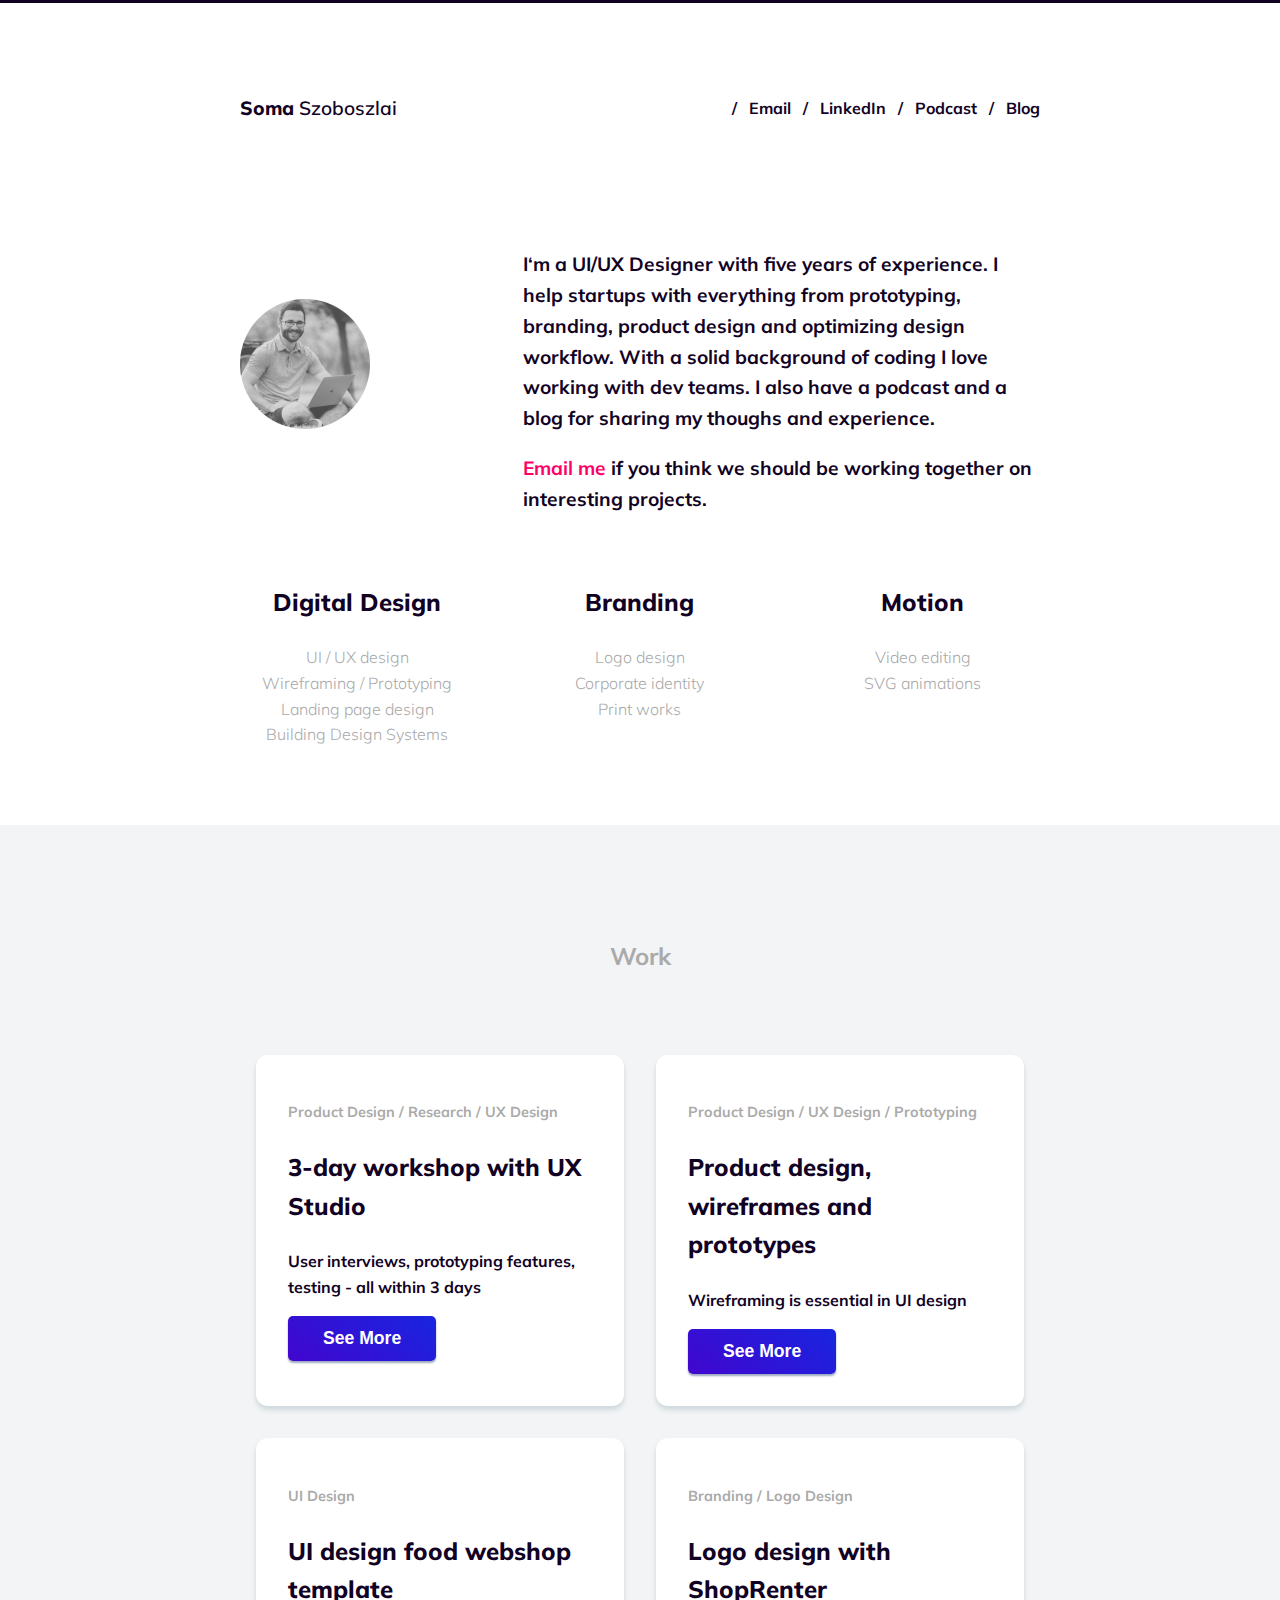
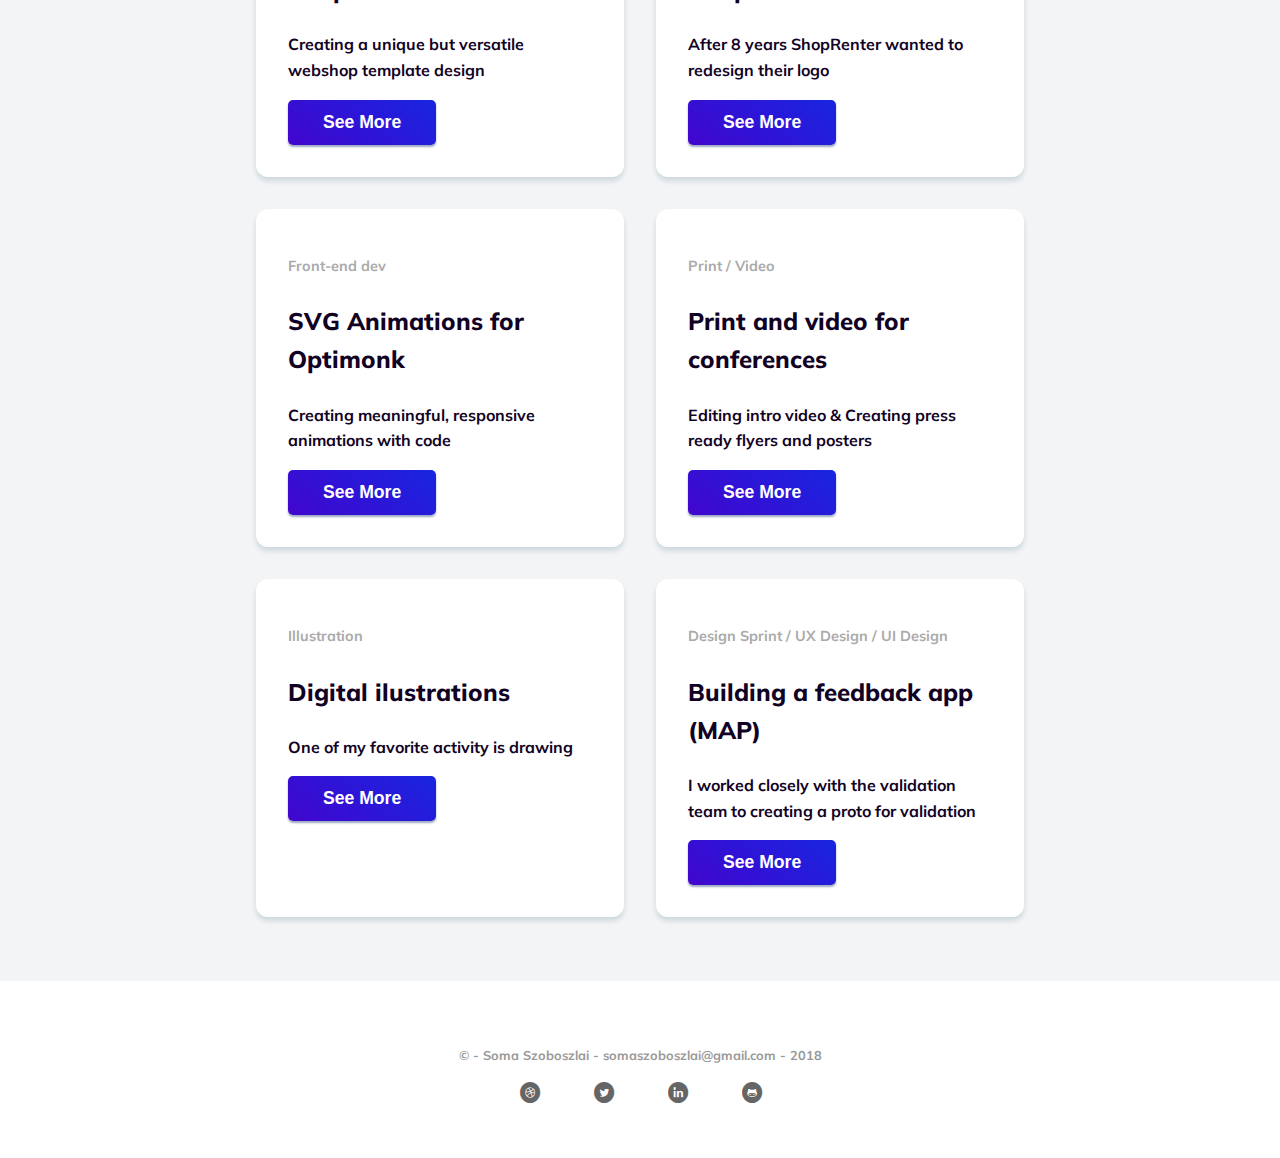
<file: index.html>
<!doctype html>
<html lang="hu">
  <head>
    <!-- Required meta tags -->
    <meta charset="utf-8">
    <meta name="viewport" content="width=device-width, initial-scale=1, shrink-to-fit=no">
    <link rel="shortcut icon" type="image/png" href="img/me.png"/>

    <!-- Stylesheets -->
    <link rel="stylesheet" href="style/style.css">
    <link rel="stylesheet" href="style/fontello.css">

    <title>Soma Szoboszlai Portfolio</title>
    <!--  Hi! Thanks for your interest! It is a basic portfolio hosted in github. I'm working with on a modular sass portfolio with nice haandcrafted code! Stay tuned! :) -->
    <!-- Global site tag (gtag.js) - Google Analytics -->
<script async src="https://www.googletagmanager.com/gtag/js?id=UA-107802094-2"></script>
  <!-- Hotjar Tracking Code for https://uithings.hu/me/ -->
  <script>
    (function(h,o,t,j,a,r){
        h.hj=h.hj||function(){(h.hj.q=h.hj.q||[]).push(arguments)};
        h._hjSettings={hjid:1339332,hjsv:6};
        a=o.getElementsByTagName('head')[0];
        r=o.createElement('script');r.async=1;
        r.src=t+h._hjSettings.hjid+j+h._hjSettings.hjsv;
        a.appendChild(r);
    })(window,document,'https://static.hotjar.com/c/hotjar-','.js?sv=');
  </script>

  </head>
  <script>
    window.dataLayer = window.dataLayer || [];
    function gtag(){dataLayer.push(arguments);}
    gtag('js', new Date());

    gtag('config', 'UA-107802094-2');
  </script>

  <body>
    <div id="divider"></div>
    <section>
      <div class="me-content">
        <div class="logo">
            <a href="index.html">Soma <span>Szoboszlai</span></a>
        </div>
        <div class="menu">
          <ul>
            <li><a href="mailto:somaszoboszlai@gmail.com">Email</a></li>
            <li><a href="https://www.linkedin.com/in/somaszoboszlai/" target="_blank">LinkedIn</a></li>
            <li><a href="https://open.spotify.com/show/18Jwjn0wFnvaklJKW8PouZ?si=TMYvvKvrR_OegE4oMrE_mw" target="_blank">Podcast</a></li>
            <li><a href="http://uithings.hu/" target="_blank">Blog</a></li>
          </ul>
        </div>

        <div class="me">
          <img class="img-responsive" src="img/me.png" alt="soma szoboszlai">
        </div>

        <div class="describe">
          <!--object data="img/hi.svg" type="image/svg+xml"></object-->
          <p>I‘m a UI/UX Designer with five years of experience. I help startups with everything from prototyping, branding, product design and optimizing design workflow. With a solid background of coding I love working with dev teams. I also have a podcast and a blog for sharing my thoughs and experience.</p>
          <p><a href="mailto:somaszoboszlai@gmail.com">Email me</a> if you think we should be working together on interesting projects.</p>
        </div>
      </div>
      
      <div class="me-content adv">
        <div>
          <h3>Digital Design</h3>
          <ul>
            <li>UI / UX design</li>
            <li>Wireframing / Prototyping</li>
            <!--li>User testing</li-->
            <li>Landing page design</li>
            <li>Building Design Systems</li>
          </ul>
        </div>

        <div>
          <h3>Branding</h3>
          <ul>
            <li>Logo design</li>
            <li>Corporate identity</li>
            <li>Print works</li>
          </ul>
        </div>

        <div>
          <h3>Motion</h3>
          <ul>
            <li>Video editing</li>
            <li>SVG animations</li>
          </ul>
        </div>

      </div>
    </section>

    <section class="grey-bg">
      <div class="work-content">
        <h2 id="work">Work</h2>
        <div class="wrapper">
          <div class="work-box box-1 text-left">
            <p class="tag">Product Design / Research / UX Design</p>
            <h3>3-day workshop with UX Studio</h3>
            <p class="work-describe">User interviews, prototyping features, testing - all within 3 days</p>
            <button type="button" onclick="location.href='case1/case1.html'">See More</button>
          </div>

          <div class="work-box box-6 text-left">
            <p class="tag">Product Design / UX Design / Prototyping</p>
            <h3>Product design, wireframes and prototypes</h3>
            <p class="work-describe">Wireframing is essential in UI design</p>
            <button type="button" onclick="location.href='case6/case6.html'">See More</button>
          </div>
          
          <div class="work-box box-2 text-left">
            <p class="tag">UI Design</p>
            <h3>UI design food webshop template</h3>
            <p class="work-describe">Creating a unique but versatile webshop template design</p>
            <button type="button" onclick="location.href='case2/case2.html'">See More</button>
          </div>

          <div class="work-box box-8 text-left">
            <p class="tag">Branding / Logo Design</p>
            <h3>Logo design with ShopRenter</h3>
            <p class="work-describe">After 8 years ShopRenter wanted to redesign their logo</p>
            <button type="button" onclick="location.href='case8/case8.html'">See More</button>
          </div>

          <!--div class="work-box box-3 text-left">
            <p class="tag">Product Design / Research / UX Design</p>
            <h3>Web page and admin design for a podcast app</h3>
            <p class="work-describe">The Esti Meeting Podcast site was an awesome challenge. We making sketches, wireframes</p>
            <button type="button" onclick="location.href='case3/case3.html'">See More</button>
          </div-->

          <div class="work-box box-4 text-left">
            <p class="tag">Front-end dev</p>
            <h3>SVG Animations for Optimonk</h3>
            <p class="work-describe">Creating meaningful, responsive animations with code</p>
            <button type="button" onclick="location.href='case4/case4.html'">See More</button>
          </div>

          <div class="work-box box-5 text-left">
            <p class="tag">Print / Video</p>
            <h3>Print and video for conferences</h3>
            <p class="work-describe">Editing intro video & Creating press ready flyers and posters</p>
            <button type="button" onclick="location.href='case5/case5.html'">See More</button>
          </div>
          
          <div class="work-box box-9 text-left">
            <p class="tag">Illustration</p>
            <h3>Digital ilustrations</h3>
            <p class="work-describe">One of my favorite activity is drawing</p>
            <button type="button" onclick="location.href='case9/case9.html'">See More</button>
          </div>
 
          <div class="work-box box-7 text-left">
            <p class="tag">Design Sprint / UX Design / UI Design</p>
            <h3>Building a feedback app (MAP)</h3>
            <p class="work-describe">I worked closely with the validation team to creating a proto for validation</p>
            <button type="button" onclick="location.href='case7/case7.html'">See More</button>
          </div>

        </div>
      </div>
    </section>
    <footer>
      <p>© - Soma Szoboszlai - somaszoboszlai@gmail.com - 2018</p>
      <div class="social">
        <a href="https://dribbble.com/szsoma" target="_blank">
          <i class="icon-dribbble-circled"></i>
        </a>
        <a href="https://twitter.com/szs0ma" target="_blank">
          <i class="icon-twitter-circled"></i>
        </a>
        <a href="https://www.linkedin.com/in/somaszoboszlai/" target="_blank">
            <i class="icon-linkedin-circled"></i>
        </a>
        <a href="https://github.com/szsoma" target="_blank">
            <i class="icon-github-circled"></i>
        </a>
      </div>
    </footer>

  </body>
</html>
</file>
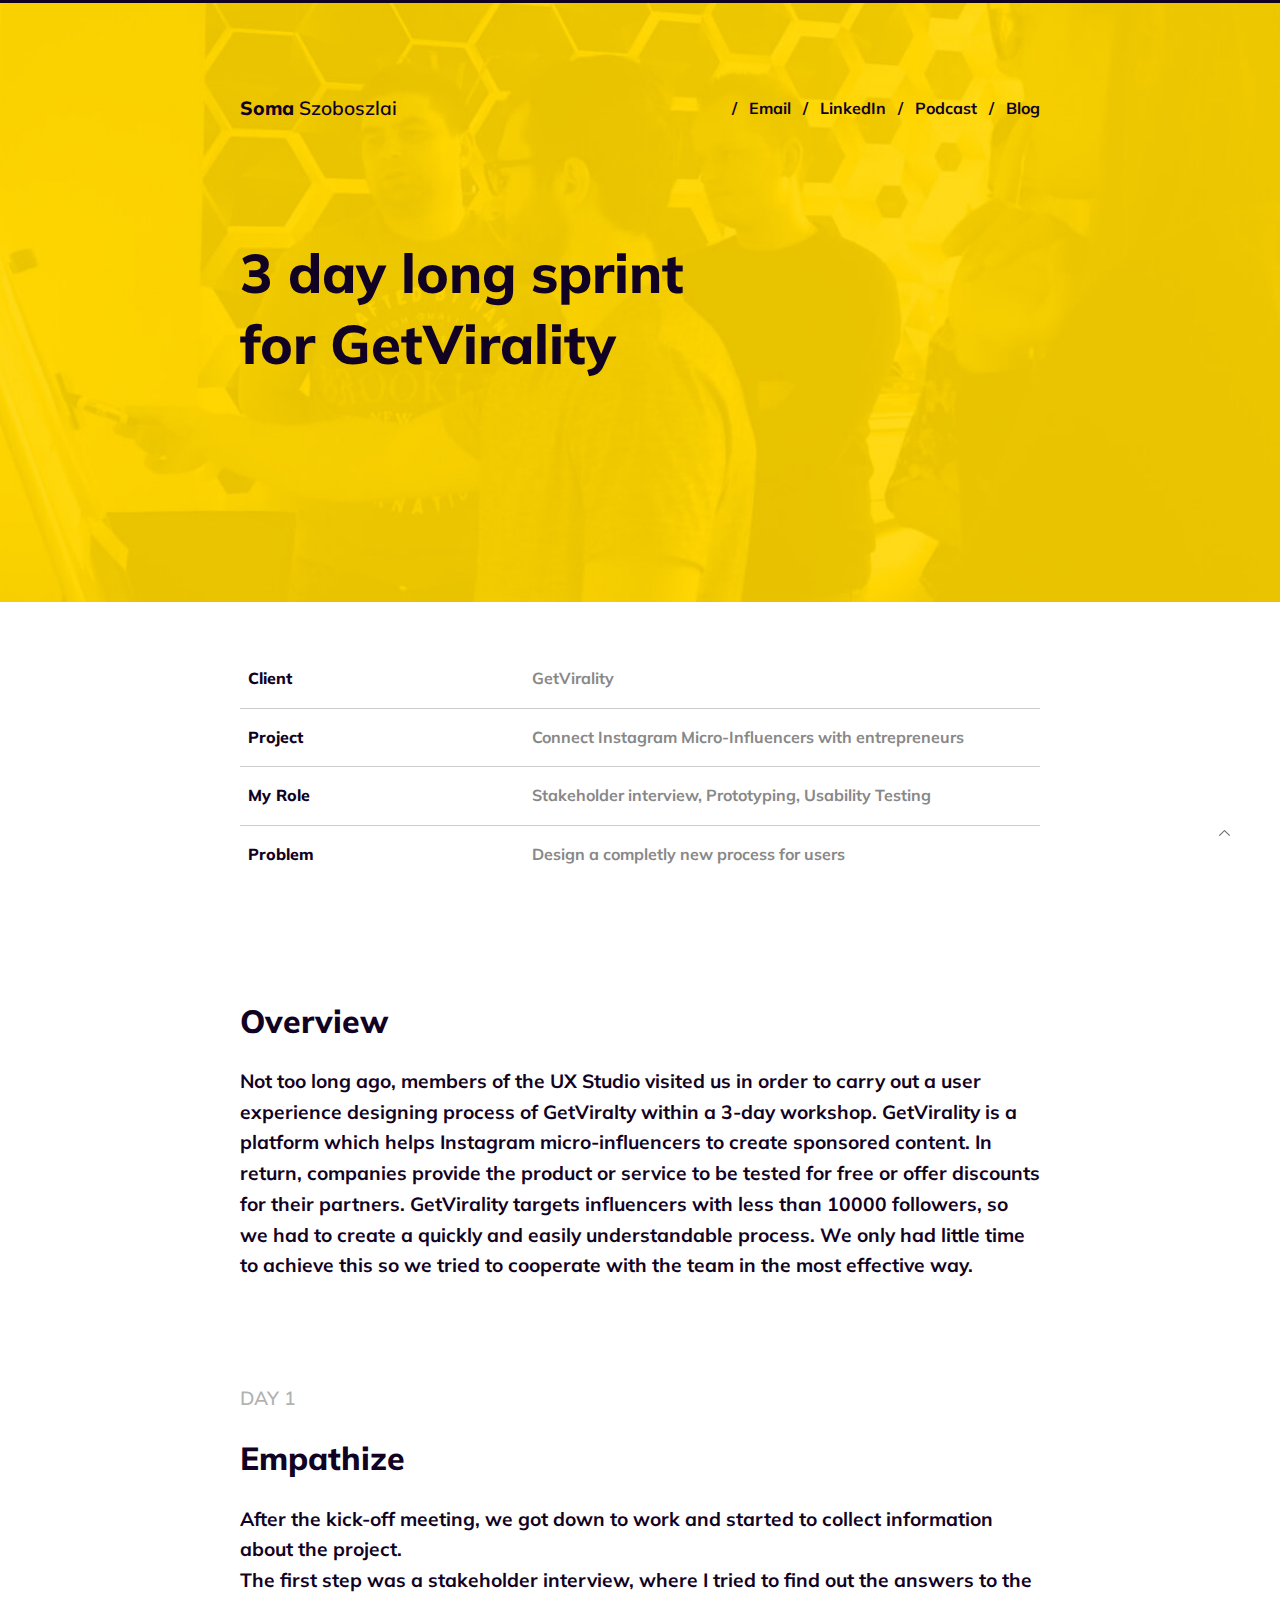
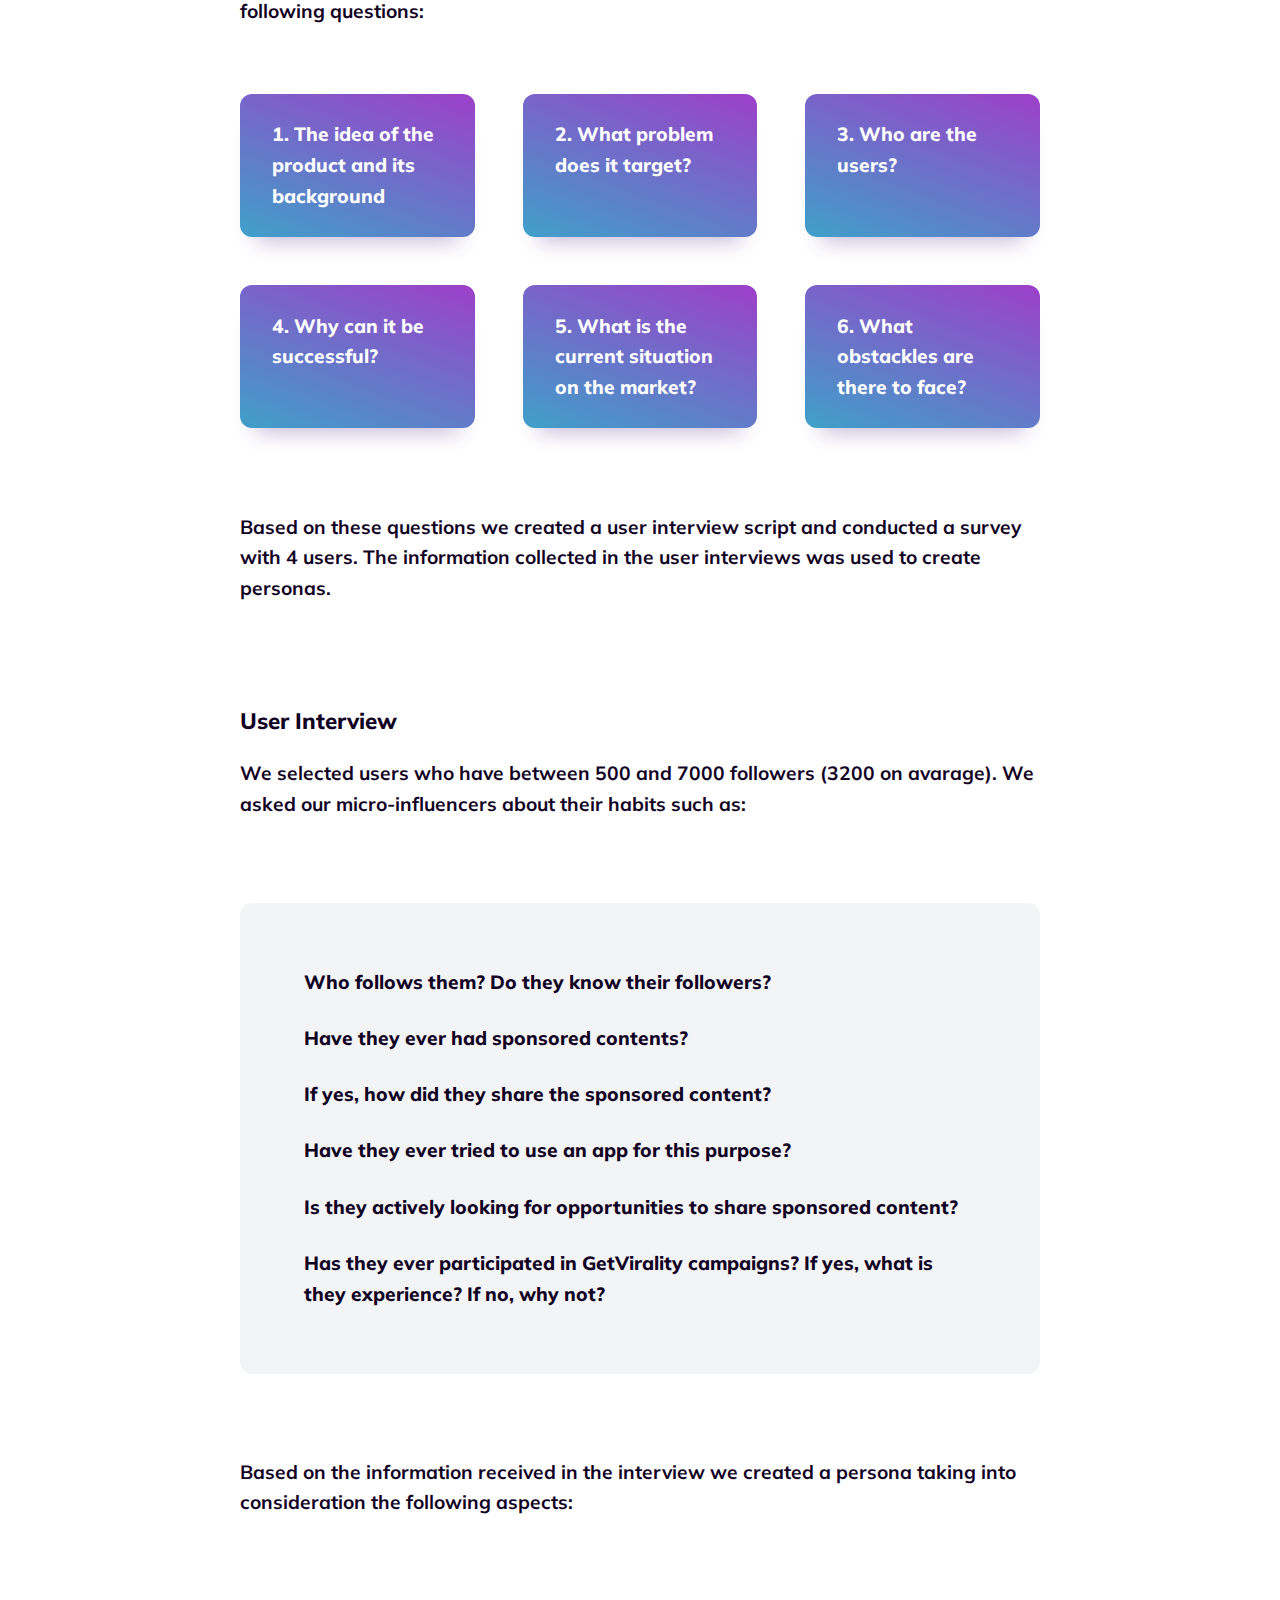
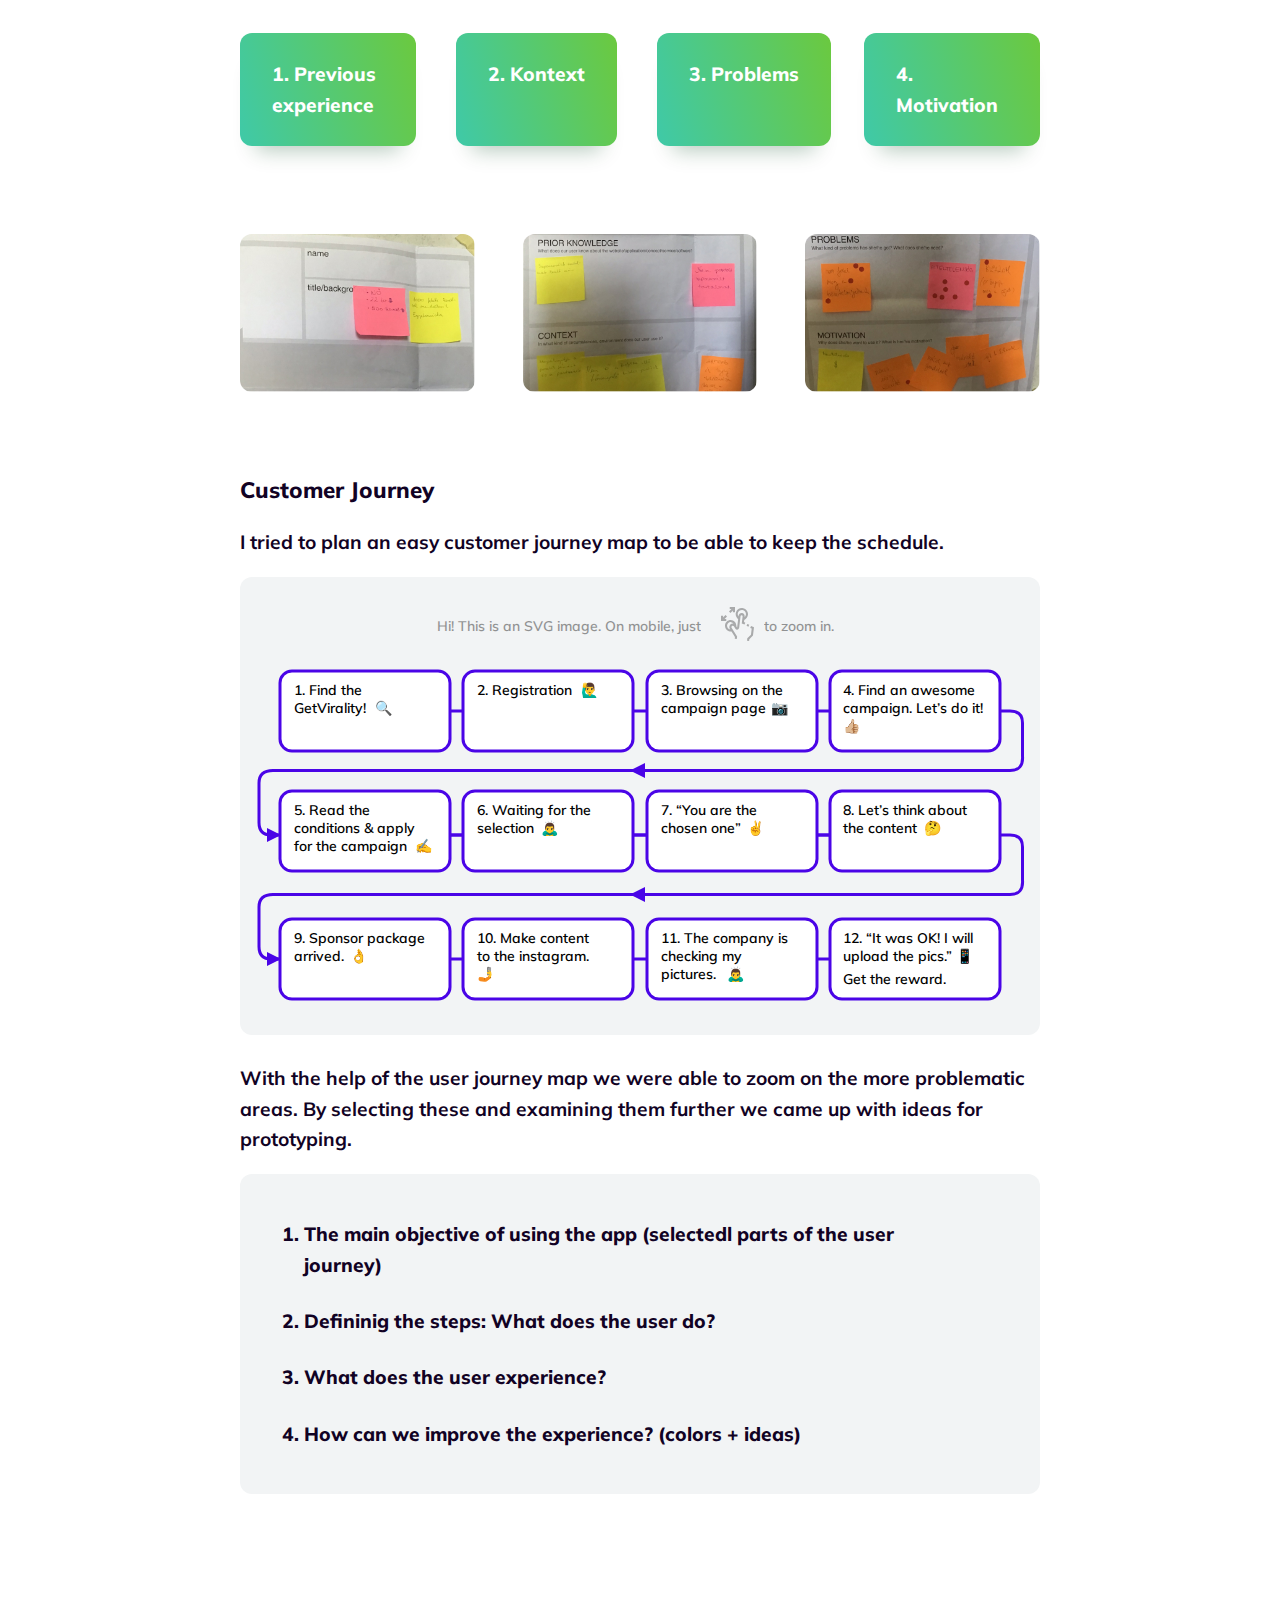
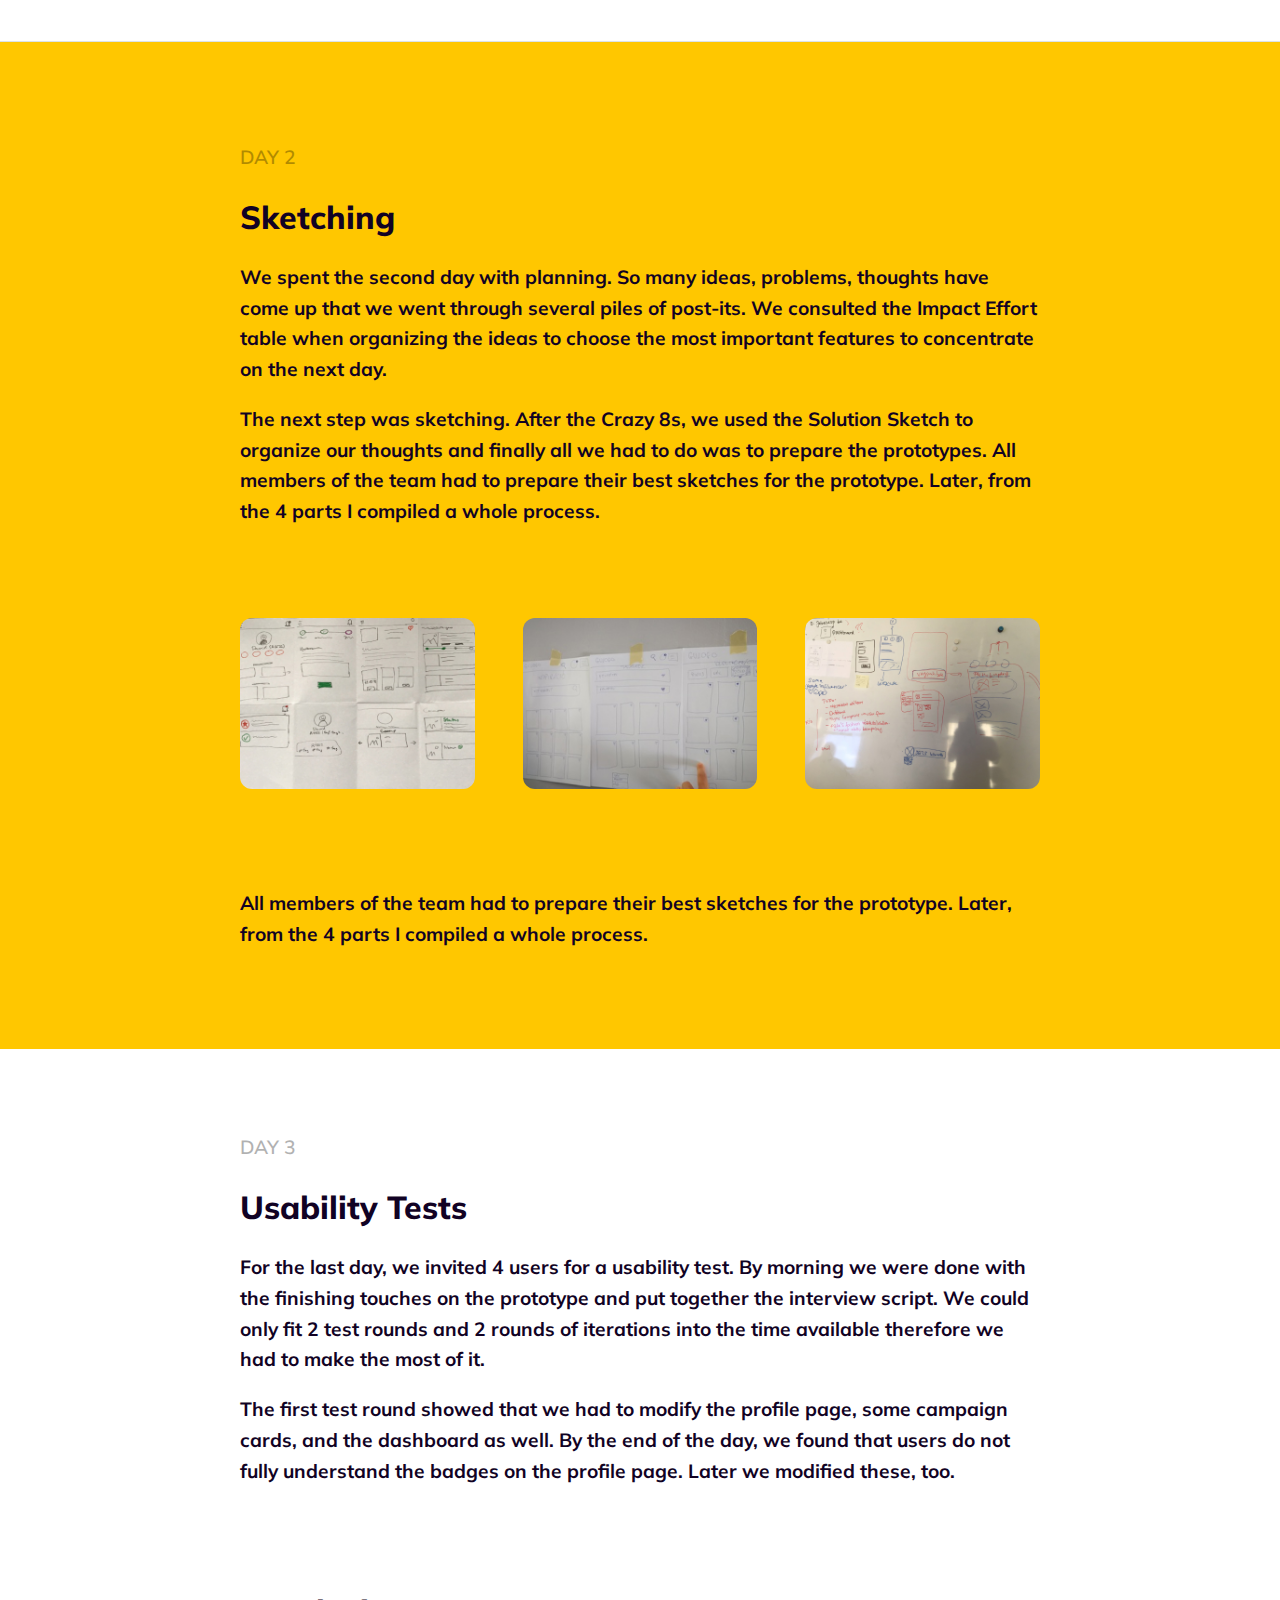
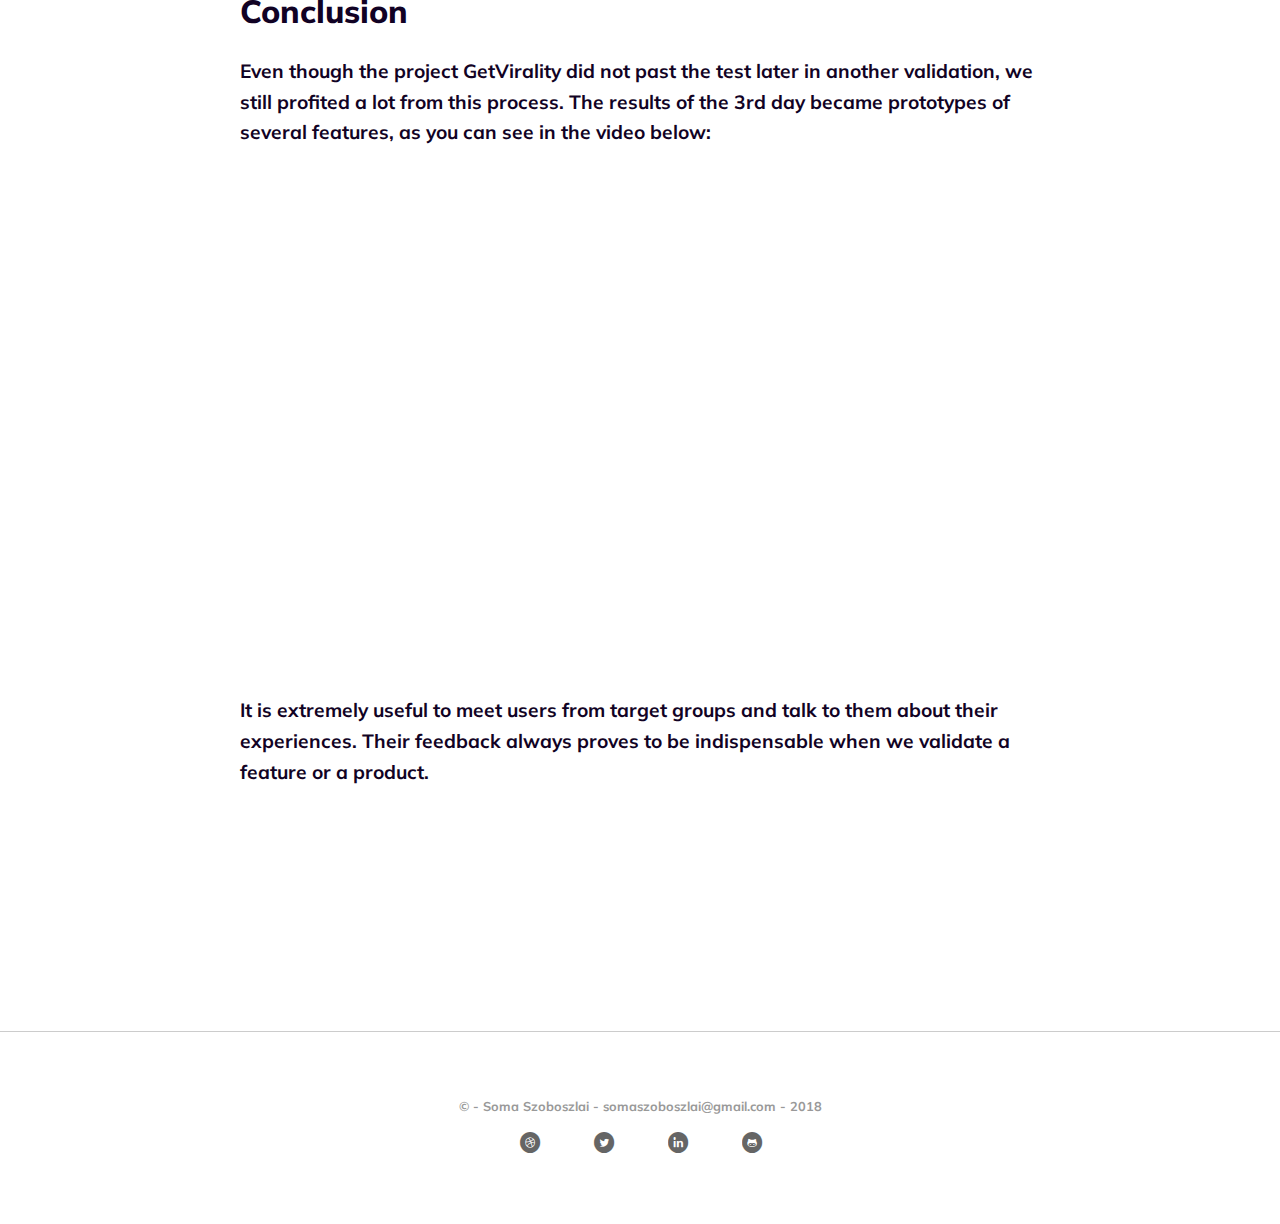
<file: case1/case1.html>
<!doctype html>
<html lang="hu">
  <head>
    <!-- ______________GET VIRALITY____________ -->
    <!-- Required meta tags -->
    <meta charset="utf-8">
    <meta name="viewport" content="width=device-width, initial-scale=1, shrink-to-fit=no">
    <link rel="shortcut icon" type="image/png" href="img/me.png"/>

    <!-- Stylesheet -->
    <link rel="stylesheet" href="../style/style.css">
    <link rel="stylesheet" href="case1_style.css">
    <link rel="stylesheet" href="../style/fontello.css">

    <title>Soma Szoboszlai Portfolio</title>
    <!--  Hi! Thanks for your interest! It is a basic portfolio hosted in github. I'm working with on a modular sass portfolio with nice haandcrafted code! Stay tuned! :) -->
  </head>
  <body>
    <a name="top"></a>
    <div id="divider"></div>
    <section class="case-hero">
        <div class="me-content">
          <div class="logo">
            <a href="../index.html">Soma <span>Szoboszlai</span></a>
          </div>
          <div class="menu">
            <ul>
              <li><a href="mailto:somaszoboszlai@gmail.com">Email</a></li>
              <li><a href="https://www.linkedin.com/in/somaszoboszlai/" target="_blank">LinkedIn</a></li>
              <li><a href="https://open.spotify.com/show/18Jwjn0wFnvaklJKW8PouZ?si=TMYvvKvrR_OegE4oMrE_mw" target="_blank">Podcast</a></li>
              <li><a href="http://uithings.hu/" target="_blank">Blog</a></li>
            </ul>
          </div>
          <div class="case-head">
            <h1 class="text-left">3 day long sprint for GetVirality</h1>
          </div>
        </div>
    </section>

    <section>
          <div class="table-wrapper text-left">
            <div class="info-table">
              <h6>Client</h6>
              <p>GetVirality</p>
            </div>
            <div class="info-table">
              <h6>Project</h6>
              <p>Connect Instagram Micro-Influencers with entrepreneurs</p>
            </div>
            <div class="info-table">
              <h6>My Role</h6>
              <p>Stakeholder interview, Prototyping, Usability Testing</p>
            </div>
            <div class="info-table">
              <h6>Problem</h6>
              <p>Design a completly new process for users</p>
            </div>
          </div>
    </section>
    
<!--  --  DAY 1  --  -->

    <section>
      <div class="case-study-wrapper text-left">
        <div class="overview text-full">
          <h4>Overview</h4>
          <p>Not too long ago, members of the UX Studio visited us in order to carry out a user experience designing process of GetViralty within a 3-day workshop. GetVirality is a platform which helps Instagram micro-influencers to create sponsored content. In return, companies provide the product or service to be tested for free or offer discounts for their partners. GetVirality targets influencers with less than 10000 followers, so we had to create a quickly and easily understandable process. We only had little time to achieve this so we tried to cooperate with the team in the most effective way.</p>
        </div>

        <div class="empathize text-full">
          <p class="days">Day 1</p>
          <h4>Empathize</h4>
          <p>After the kick-off meeting, we got down to work and started to collect information about the project.<br>
            The first step was a stakeholder interview, where I tried to find out the answers to the following questions:</p>
        </div>

        <div class="stakeholder-box">
          <h5>1. The idea of the product and its background</h5>
        </div>
        <div class="stakeholder-box">
          <h5>2. What problem does it target?</h5>
        </div>
        <div class="stakeholder-box">
          <h5>3. Who are the users?</h5>
        </div>
        <div class="stakeholder-box">
          <h5>4. Why can it be successful?</h5>
        </div>
        <div class="stakeholder-box">
          <h5>5. What is the current situation on the market?</h5>
        </div>
        <div class="stakeholder-box">
          <h5>6. What obstackles are there to face?</h5>
        </div>

        <div class="text-full">
          <p>Based on these questions we created a user interview script and conducted a survey with 4 users. The information collected in the user interviews was used to create personas.</p>
        </div>

        <div class="text-full user-interview">
          <h6>User Interview</h6>
          <p>We selected users who have between 500 and 7000 followers (3200 on avarage). We asked our micro-influencers about their habits such as:</p>
        </div>

        <div class="text-full user-interview-q">
          <ul>
            <li>Who follows them? Do they know their followers?</li>
            <li>Have they ever had sponsored contents?</li>
            <li>If yes, how did they share the sponsored content?</li>
            <li>Have they ever tried to use an app for this purpose?</li>
            <li>Is they actively looking for opportunities to share sponsored content?</li>
            <li>Has they ever participated in GetVirality campaigns? If yes, what is they experience? If no, why not?</li>
          </ul>
        </div>

        <div class="text-full">
          <p>Based on the information received in the interview we created a persona taking into consideration the following aspects:</p>
        </div>

        <div class="text-full">
          <div class="four-col">
            <div class="persona-box">
              <h5>1. Previous experience</h5>
            </div>
            <div class="persona-box">
              <h5>2. Kontext</h5>
            </div>
            <div class="persona-box">
              <h5>3. Problems</h5>
            </div>
            <div class="persona-box">
              <h5>4. Motivation</h5>
            </div>
          </div>
        </div>

        <div class="persona-img">
          <img class="img-responsive" src="../case1/img/persona1.jpg" alt="persona pic 1">
        </div>
        <div class="persona-img">
          <img class="img-responsive" src="../case1/img/persona2.jpg" alt="persona pic 2">
        </div>
        <div class="persona-img">
          <img class="img-responsive" src="../case1/img/persona3.jpg" alt="persona pic 3">
        </div>

        <div class="text-full user-interview">
          <h6>Customer Journey</h6>
          <p>I tried to plan an easy customer journey map to be able to keep the schedule.</p>
          <object class="customer-journey" data="../case1/img/customer-journey.svg" type="image/svg+xml"></object>

          <p>With the help of the user journey map we were able to zoom on the more problematic areas. By selecting these and examining them further we came up with ideas for prototyping.</p>
          <div class="user-interview-q">
              <ol>
                <li>The main objective of using the app (selectedl parts of the user journey)</li>
                <li>Defininig the steps: What does the user do?</li>
                <li>What does the user experience?</li>
                <li>How can we improve the experience? (colors + ideas)</li>
              </ol>
            </div>
        </div>

      </div>
    </section>

<!--  --  DAY 2  --  -->

    <section class="color-bg yellow-bg">
      <div class="case-study-wrapper text-left">
        <div class="text-full">
          <p class="days">Day 2</p>
          <h4>Sketching</h4>
          <p>We spent the second day with planning. So many ideas, problems, thoughts have come up that we went through several piles of post-its. We consulted the Impact Effort table when organizing the ideas to choose the most important features to concentrate on the next day.</p>
          <p>The next step was sketching. After the Crazy 8s, we used the Solution Sketch to organize our thoughts and finally all we had to do was to prepare the prototypes.
            All members of the team had to prepare their best sketches for the prototype. Later, from the 4 parts I compiled a whole process.
            </p>
        </div>

        <div class="persona-img">
          <img class="img-responsive" src="../case1/img/crazy8s.jpg" alt="crazy8s">
        </div>
        <div class="persona-img">
          <img class="img-responsive" src="../case1/img/craz8s2.jpg" alt="crazy8s 2">
        </div>
        <div class="persona-img">
          <img class="img-responsive" src="../case1/img/solutions.jpg" alt="rapid solution sketches">
        </div>

        <div class="text-full">
          <p>All members of the team had to prepare their best sketches for the prototype. Later, from the 4 parts I compiled a whole process.</p>
        </div>

      </div>
    </section>

    <!--  --  DAY 3  --  -->

    <section>
      <div class="case-study-wrapper text-left">
        <div class="usability text-full">
          <p class="days">Day 3</p>
          <h4>Usability Tests</h4>
          <p>
              For the last day, we invited 4 users for a usability test. By morning we were done with the finishing touches on the prototype and put together the interview script. We could only fit 2 test rounds and 2 rounds of iterations into the time available therefore we had to make the most of it.          </p>
          <p>
              The first test round showed that we had to modify the profile page, some campaign cards, and the dashboard as well. By the end of the day, we found that users do not fully understand the badges on the profile page. Later we modified these, too.          </p>
        </div>
        
        <div class="proto text-full">
          <h4>Conclusion</h4>
          <p>
              Even though the project GetVirality did not past the test later in another validation, we still profited a lot from this process. The results of the 3rd day became prototypes of several features, as you can see in the video below:          </p>
          <iframe src="https://www.youtube.com/embed/l4J1Li_6Ybs" frameborder="0" allow="accelerometer; autoplay; encrypted-media; gyroscope; picture-in-picture" allowfullscreen></iframe>
          <p>
            It is extremely useful to meet users from target groups and talk to them about their experiences. Their feedback always proves to be indispensable when we validate a feature or a product.          </p>
        </div>
      </div>
</section>


<footer>
    <p>© - Soma Szoboszlai - somaszoboszlai@gmail.com - 2018</p>
    <div class="social">
      <a href="https://dribbble.com/szsoma" target="_blank">
        <i class="icon-dribbble-circled"></i>
      </a>
      <a href="https://twitter.com/szs0ma" target="_blank">
        <i class="icon-twitter-circled"></i>
      </a>
      <a href="https://www.linkedin.com/in/somaszoboszlai/" target="_blank">
          <i class="icon-linkedin-circled"></i>
      </a>
      <a href="https://github.com/szsoma" target="_blank">
          <i class="icon-github-circled"></i>
      </a>
    </div>
  </footer>

    <a href="#top" class="to-the-top">
      <img src="../img/tothetop.svg" alt="">
    </a>

  </body>
</html>
</file>
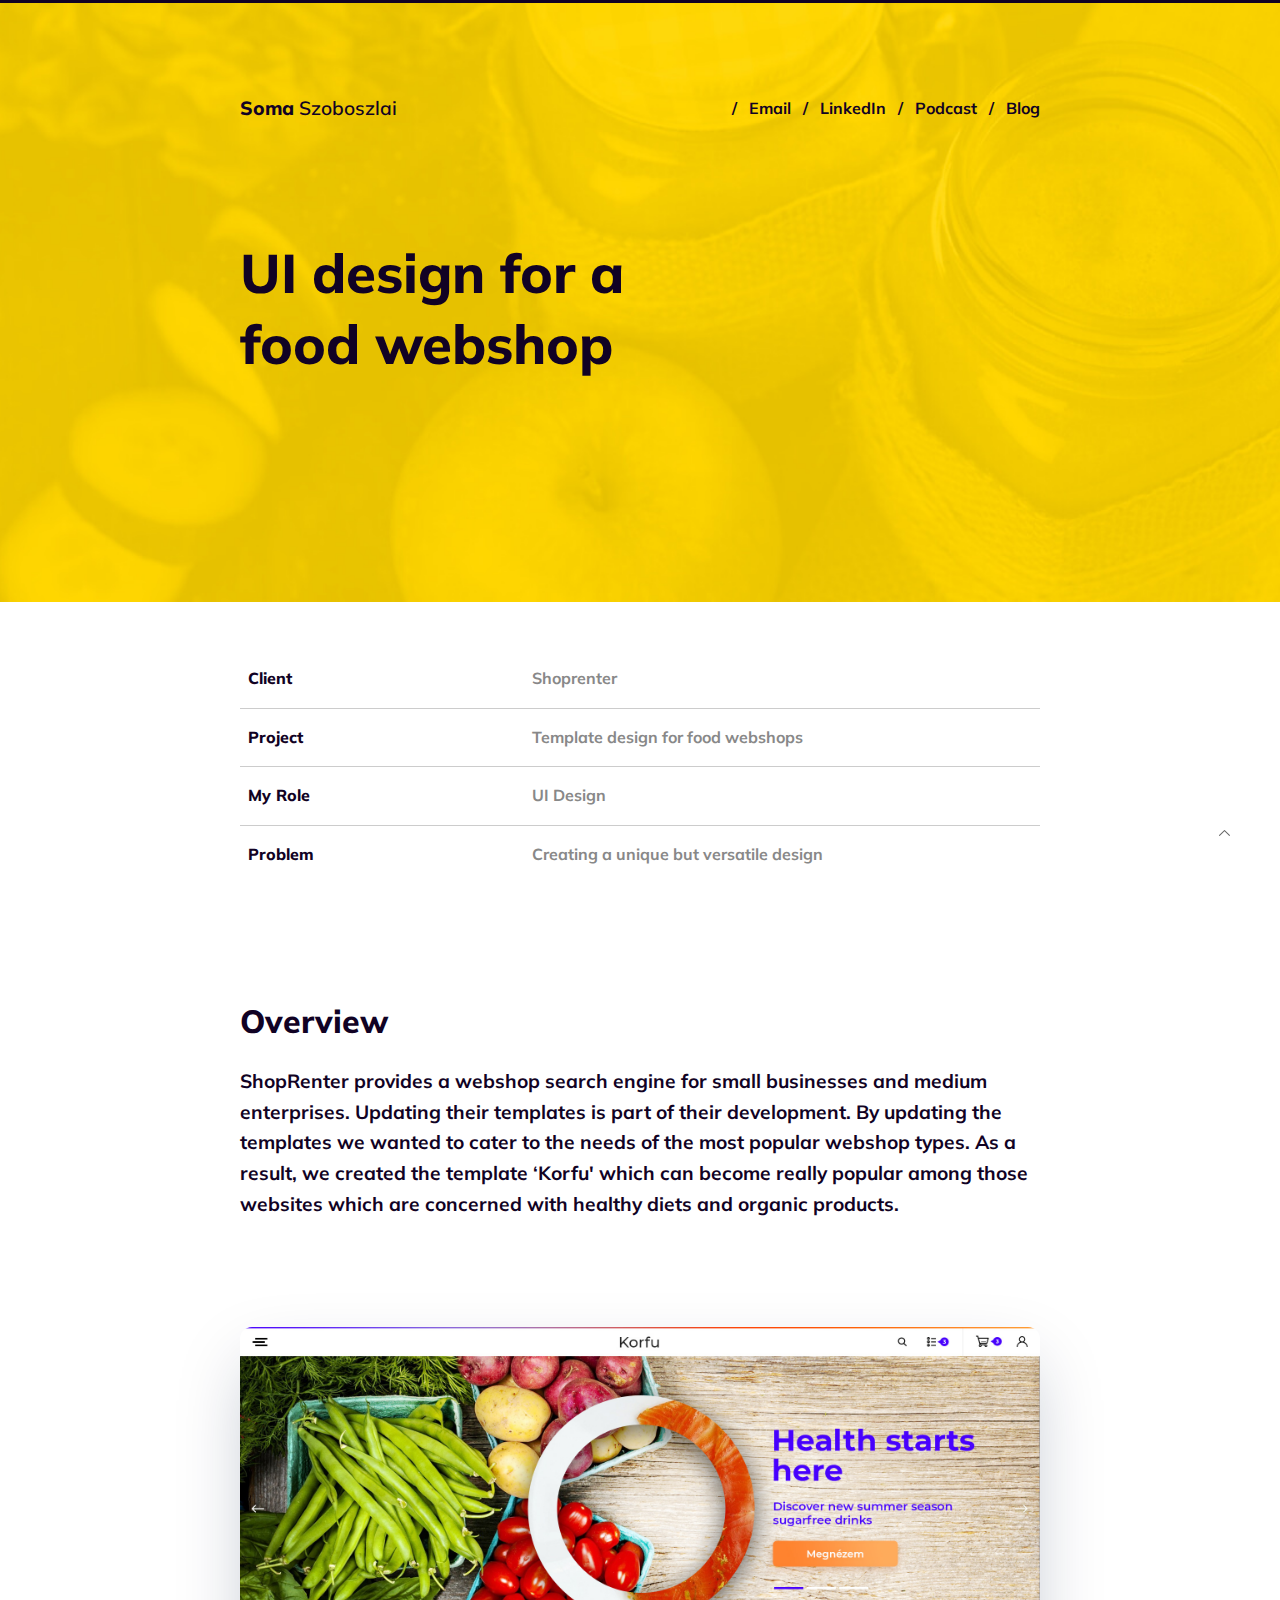
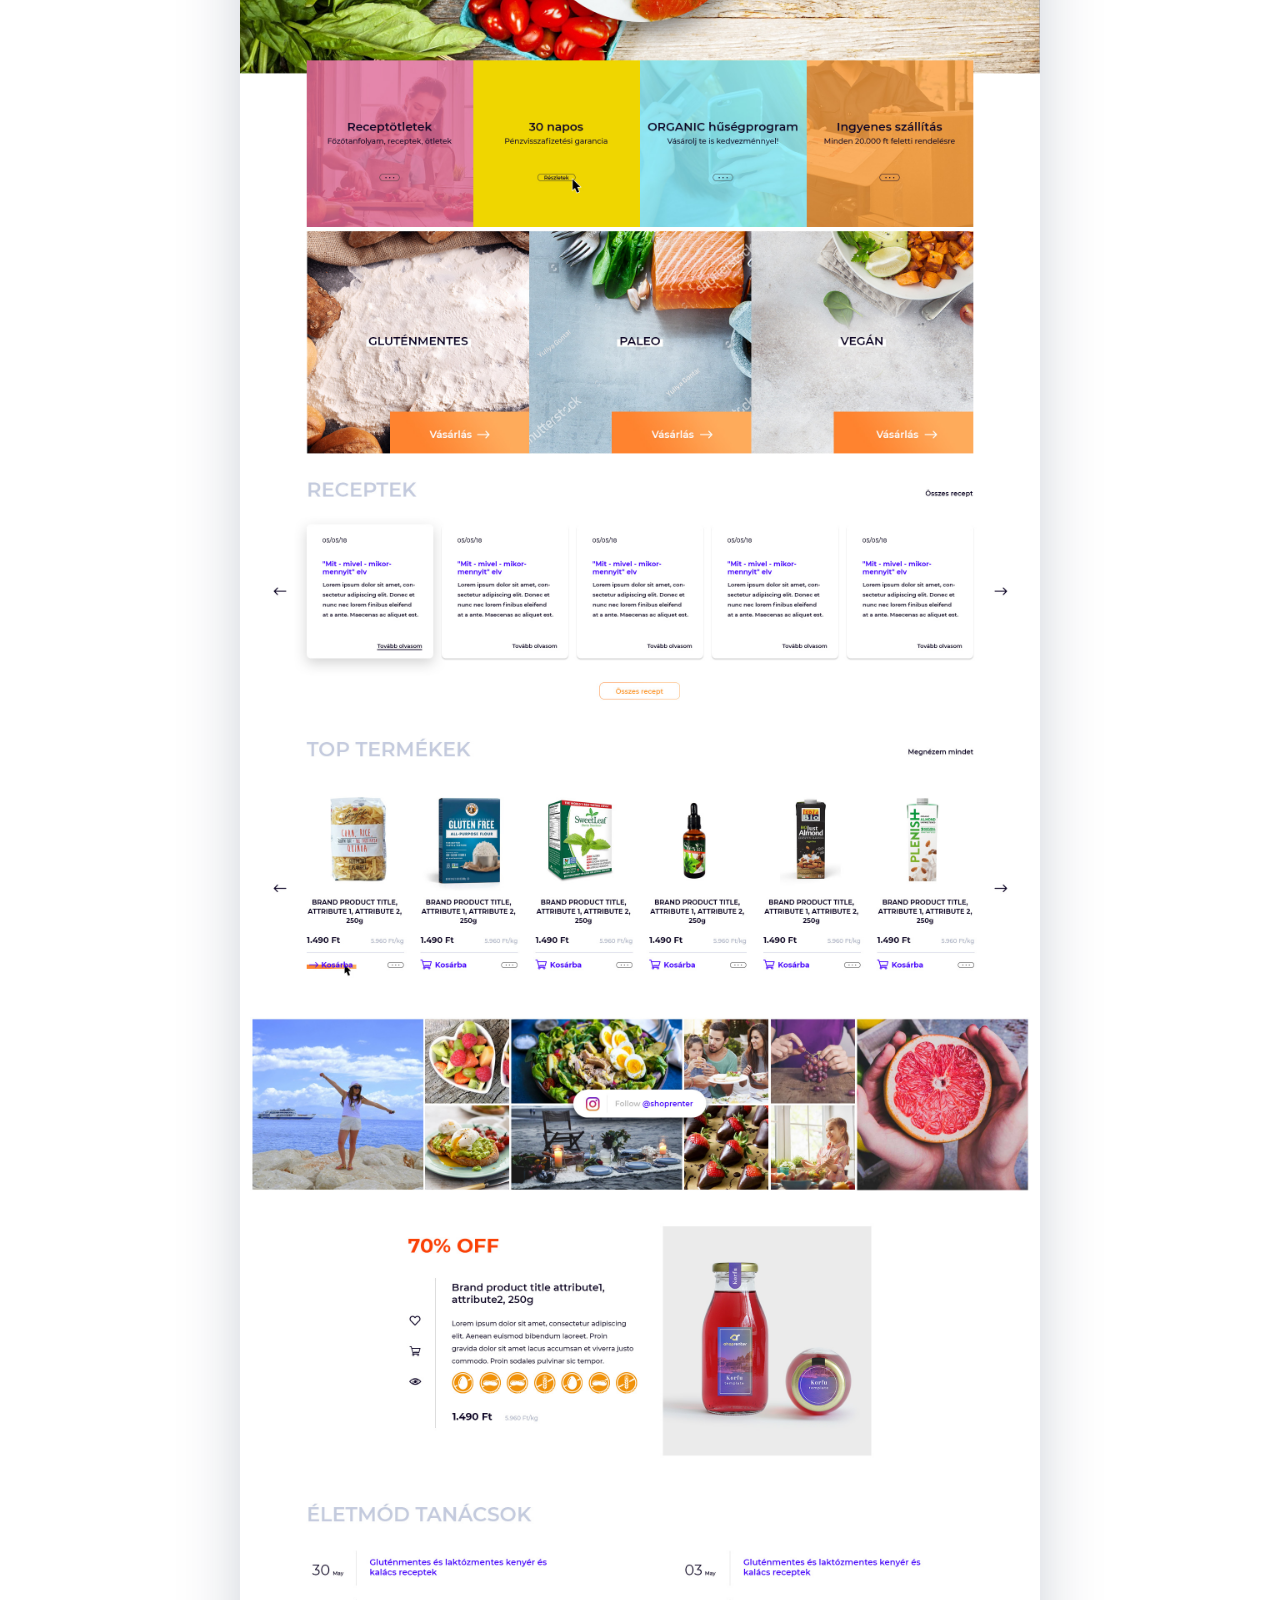
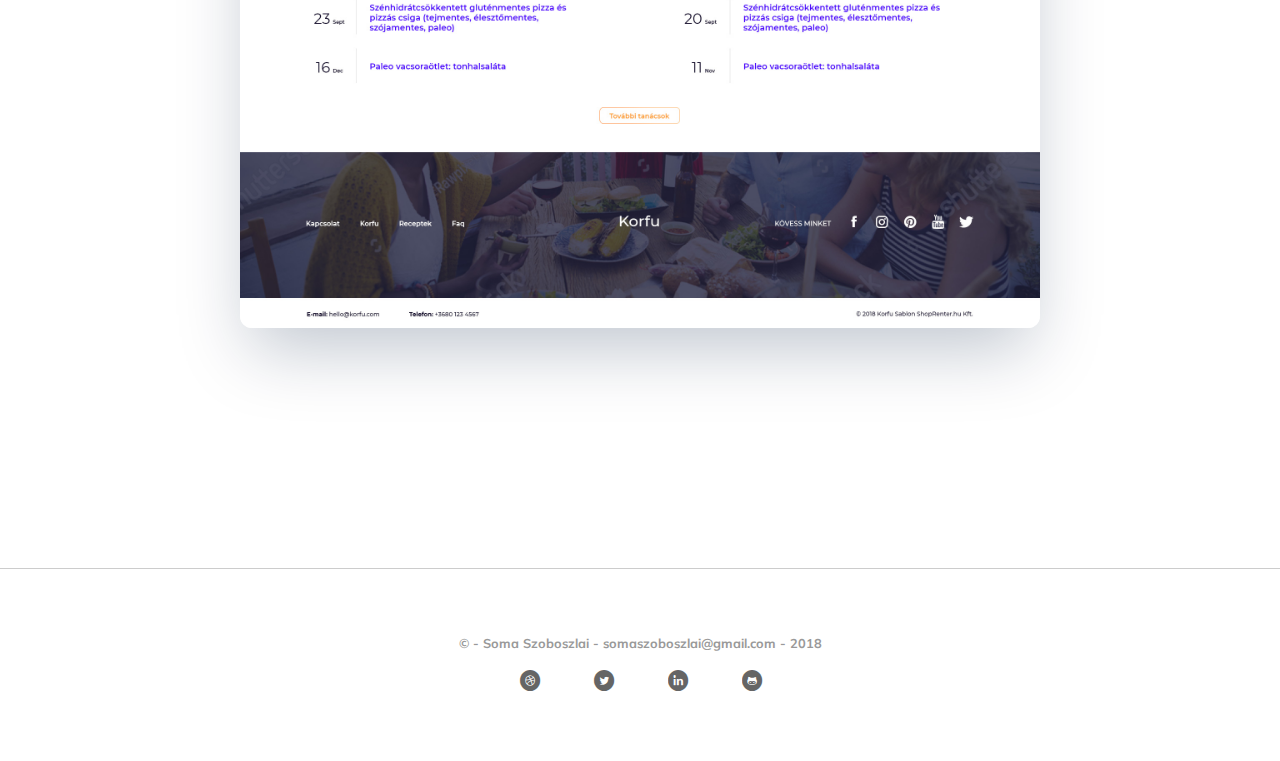
<file: case2/case2.html>
<!doctype html>
<html lang="hu">
  <head>
    <!-- ______________WEBSHOP UI DESIGN____________ -->
    <!-- Required meta tags -->
    <meta charset="utf-8">
    <meta name="viewport" content="width=device-width, initial-scale=1, shrink-to-fit=no">
    <link rel="shortcut icon" type="image/png" href="img/me.png"/>

    <!-- Stylesheet -->
    <link rel="stylesheet" href="../style/style.css">
    <link rel="stylesheet" href="case2_style.css">
    <link rel="stylesheet" href="../style/fontello.css">

    <title>Soma Szoboszlai Portfolio</title>
    <!--  Hi! Thanks for your interest! It is a basic portfolio hosted in github. I'm working with on a modular sass portfolio with nice haandcrafted code! Stay tuned! :) -->
  </head>
  <body>
    <a name="top"></a>
    <div id="divider"></div>
    <section class="case-hero">
        <div class="me-content">
          <div class="logo">
            <a href="../index.html">Soma <span>Szoboszlai</span></a>
          </div>
          <div class="menu">
            <ul>
              <li><a href="mailto:somaszoboszlai@gmail.com">Email</a></li>
              <li><a href="https://www.linkedin.com/in/somaszoboszlai/" target="_blank">LinkedIn</a></li>
              <li><a href="https://open.spotify.com/show/18Jwjn0wFnvaklJKW8PouZ?si=TMYvvKvrR_OegE4oMrE_mw" target="_blank">Podcast</a></li>
              <li><a href="http://uithings.hu/" target="_blank">Blog</a></li>
            </ul>
          </div>
          <div class="case-head">
            <h1 class="text-left">UI design for a food webshop</h1>
          </div>
        </div>
    </section>
    <section>
          <div class="table-wrapper text-left">
            <div class="info-table">
              <h6>Client</h6>
              <p>Shoprenter</p>
            </div>
            <div class="info-table">
              <h6>Project</h6>
              <p>Template design for food webshops</p>
            </div>
            <div class="info-table">
              <h6>My Role</h6>
              <p>UI Design</p>
            </div>
            <div class="info-table">
              <h6>Problem</h6>
              <p>Creating a unique but versatile design</p>
            </div>
          </div>
    </section>
    
    <section>
      <div class="case-study-wrapper text-left">
        <div class="overview text-full">
          <h4>Overview</h4>
          <p>ShopRenter provides a webshop search engine for small businesses and medium enterprises. Updating their templates is part of their development. By updating the templates we wanted to cater to the needs of the most popular webshop types. As a result, we created the template ‘Korfu' which can become really popular among those websites which are concerned with healthy diets and organic products.</p>
        </div>

        <div class="text-full">
          <a class="img-link" target="_blank" href="img/korfu.jpg">
            <img class="img-responsive ui-design" src="../case2/img/korfu.jpg" alt="Korfu UI design">
          </a>
        </div>
       
      </section>


<footer>
    <p>© - Soma Szoboszlai - somaszoboszlai@gmail.com - 2018</p>
    <div class="social">
      <a href="https://dribbble.com/szsoma" target="_blank">
        <i class="icon-dribbble-circled"></i>
      </a>
      <a href="https://twitter.com/szs0ma" target="_blank">
        <i class="icon-twitter-circled"></i>
      </a>
      <a href="https://www.linkedin.com/in/somaszoboszlai/" target="_blank">
          <i class="icon-linkedin-circled"></i>
      </a>
      <a href="https://github.com/szsoma" target="_blank">
          <i class="icon-github-circled"></i>
      </a>
    </div>
  </footer>

    <a href="#top" class="to-the-top">
      <img src="../img/tothetop.svg" alt="">
    </a>

  </body>
</html>
</file>
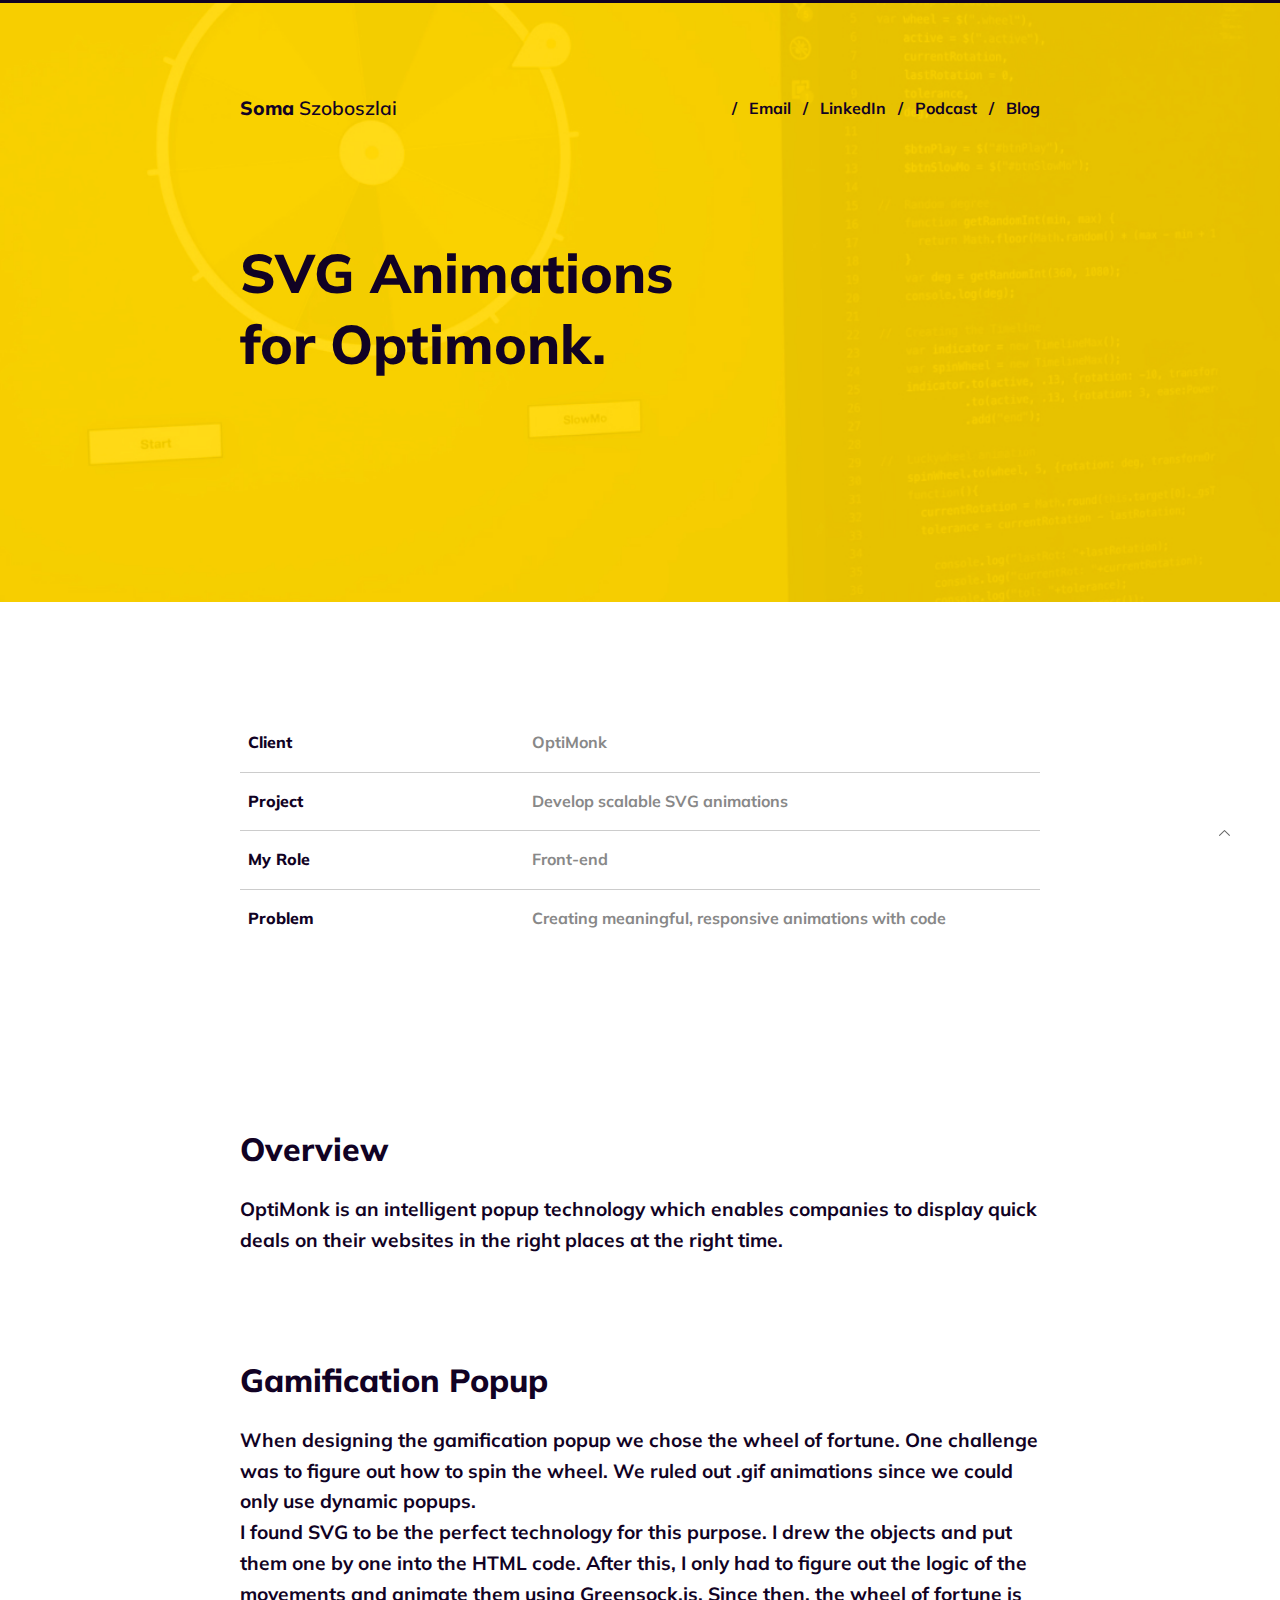
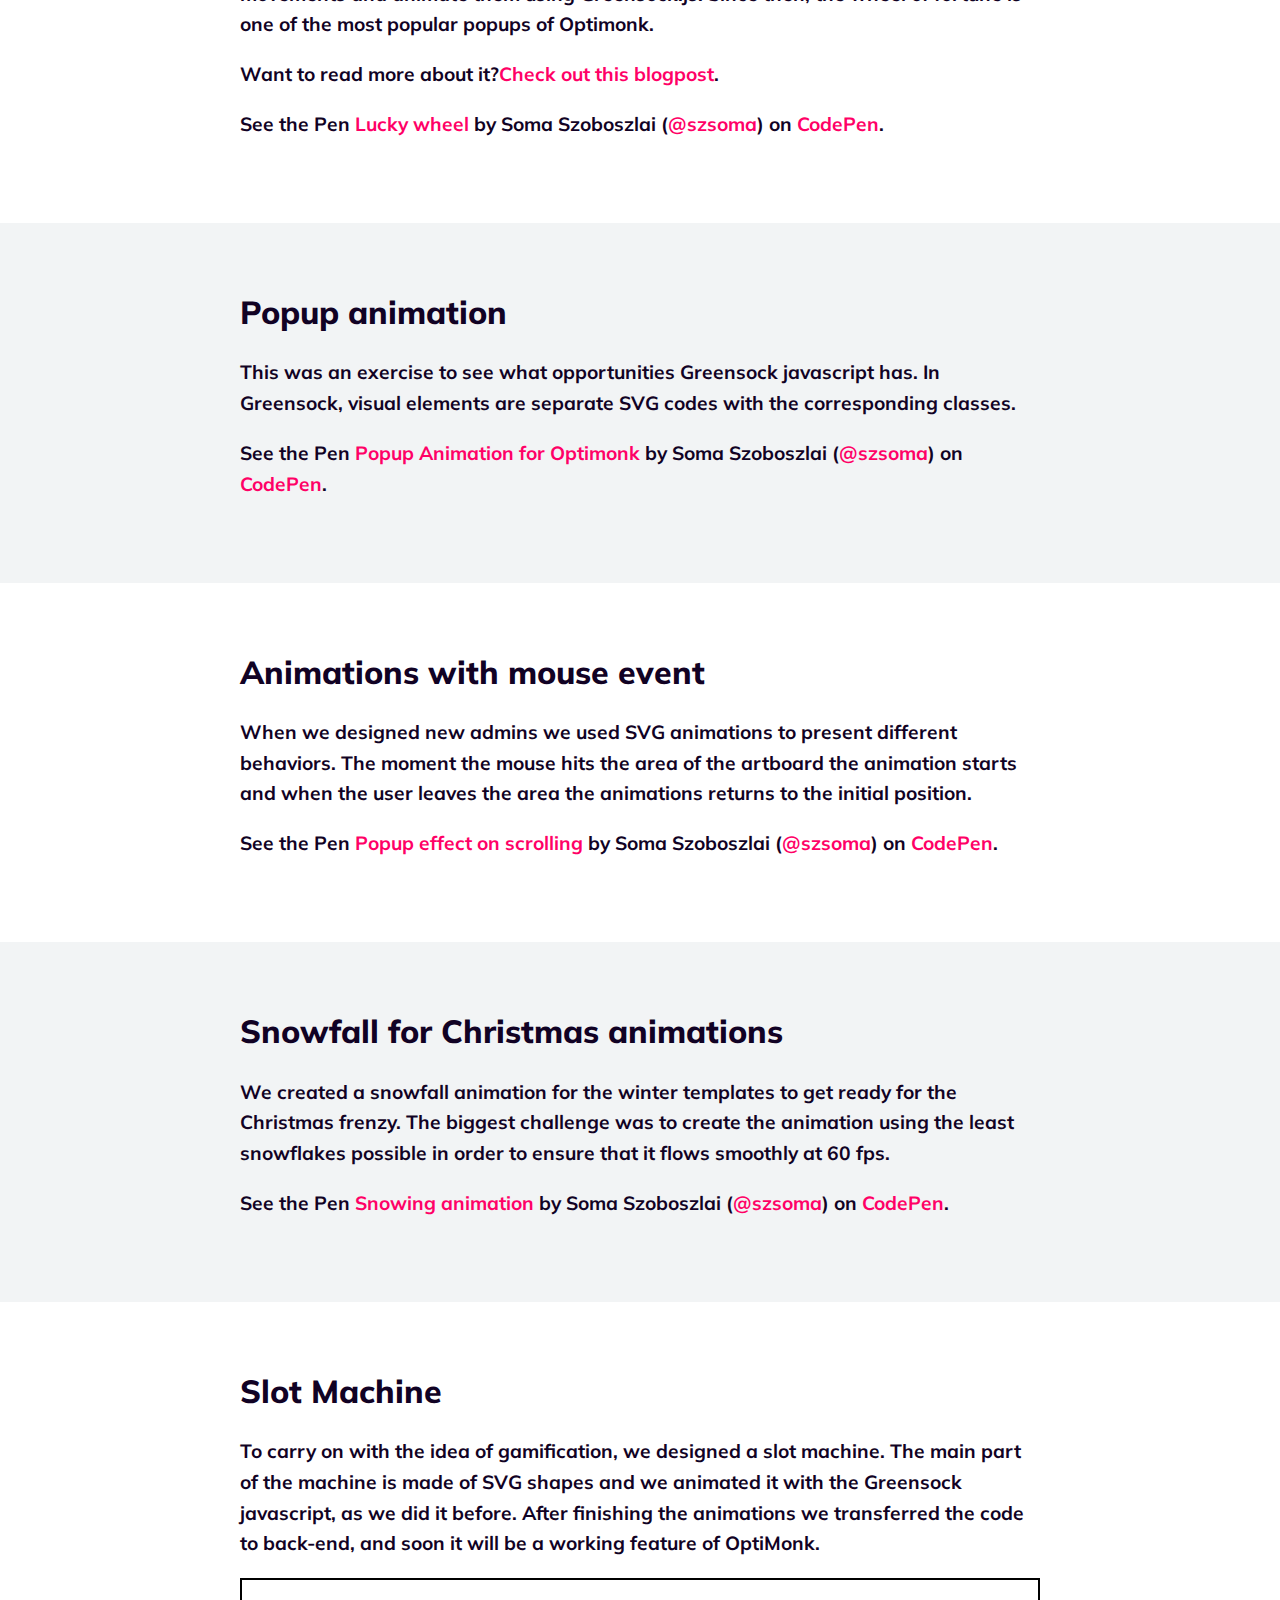
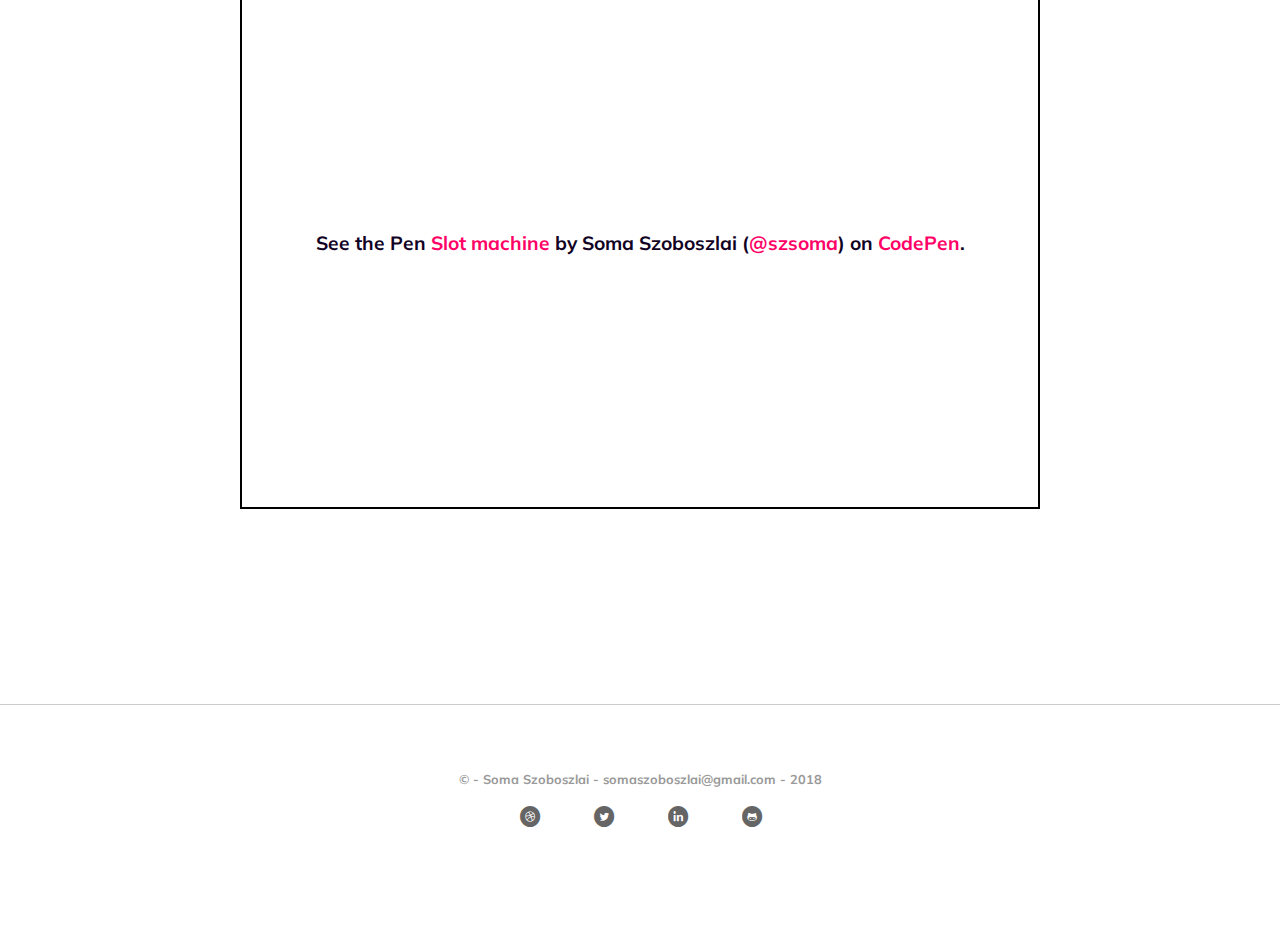
<file: case4/case4.html>
<!doctype html>
<html lang="hu">
  <head>
    <!-- ______________SVG ANIMATIONS____________ -->
    <!-- Required meta tags -->
    <meta charset="utf-8">
    <meta name="viewport" content="width=device-width, initial-scale=1, shrink-to-fit=no">
    <link rel="shortcut icon" type="image/png" href="img/me.png"/>

    <!-- Stylesheet -->
    <link rel="stylesheet" href="../style/style.css">
    <link rel="stylesheet" href="case4_style.css">
    <link rel="stylesheet" href="../style/fontello.css">

    <title>Soma Szoboszlai Portfolio</title>
    <!--  Hi! Thanks for your interest! It is a basic portfolio hosted in github. I'm working with on a modular sass portfolio with nice haandcrafted code! Stay tuned! :) -->
  </head>
  <body>
    <a name="top"></a>
    <div id="divider"></div>
    <section class="case-hero">
        <div class="me-content">
          <div class="logo">
            <a href="../index.html">Soma <span>Szoboszlai</span></a>
          </div>
          <div class="menu">
            <ul>
              <li><a href="mailto:somaszoboszlai@gmail.com">Email</a></li>
              <li><a href="https://www.linkedin.com/in/somaszoboszlai/" target="_blank">LinkedIn</a></li>
              <li><a href="https://open.spotify.com/show/18Jwjn0wFnvaklJKW8PouZ?si=TMYvvKvrR_OegE4oMrE_mw" target="_blank">Podcast</a></li>
              <li><a href="http://uithings.hu/" target="_blank">Blog</a></li>
            </ul>
          </div>
          <div class="case-head">
            <h1 class="text-left">SVG Animations for Optimonk.</h1>
          </div>
        </div>
    </section>
    <section>
          <div class="table-wrapper text-left">
            <div class="info-table">
              <h6>Client</h6>
              <p>OptiMonk</p>
            </div>
            <div class="info-table">
              <h6>Project</h6>
              <p>Develop scalable SVG animations</p>
            </div>
            <div class="info-table">
              <h6>My Role</h6>
              <p>Front-end</p>
            </div>
            <div class="info-table">
              <h6>Problem</h6>
              <p>Creating meaningful, responsive animations with code</p>
            </div>
          </div>
    </section>
    
    <section>
      <div class="case-study-wrapper text-left">
        <div class="overview text-full">
          <h4>Overview</h4>
          <p>OptiMonk is an intelligent popup technology which enables companies to display quick deals on their websites in the right places at the right time.</p>
        </div>

          <div class="text-full">
            <h4>Gamification Popup</h4>
            <p>
                When designing the gamification popup we chose the wheel of fortune. One challenge was to figure out how to spin the wheel. We ruled out .gif animations since we could only use dynamic popups.<br>
                I found SVG to be the perfect technology for this purpose. I drew the objects and put them one by one into the HTML code. After this, I only had to figure out the logic of the movements and animate them using Greensock.js. Since then, the wheel of fortune is one of the most popular popups of Optimonk.
            </p>
            <p>Want to read more about it?<a href="http://uithings.hu/posts/luckywheel" target="_blank">Check out this blogpost</a>.</p>
            <p data-height="600" data-theme-id="30084" data-slug-hash="bYEXGx" data-default-tab="result" data-user="szsoma" data-pen-title="Lucky wheel" class="codepen">See the Pen <a href="https://codepen.io/szsoma/pen/bYEXGx/">Lucky wheel</a> by Soma Szoboszlai (<a href="https://codepen.io/szsoma">@szsoma</a>) on <a href="https://codepen.io">CodePen</a>.</p>
  <script async src="https://static.codepen.io/assets/embed/ei.js"></script>
          </div>
        </div>
      </section>

      <section class="grey-bg">
        <div class="case-study-wrapper text-left">   
          <div class="text-full">
            <h4>Popup animation</h4>
            <p>
                This was an exercise to see what opportunities Greensock javascript has. In Greensock, visual elements are separate SVG codes with the corresponding classes.            </p>
            <p data-height="560" data-theme-id="30084" data-slug-hash="vZgxmq" data-default-tab="result" data-user="szsoma" data-pen-title="Popup Animation for Optimonk" class="codepen">See the Pen <a href="https://codepen.io/szsoma/pen/vZgxmq/">Popup Animation for Optimonk</a> by Soma Szoboszlai (<a href="https://codepen.io/szsoma">@szsoma</a>) on <a href="https://codepen.io">CodePen</a>.</p>
            <script async src="https://static.codepen.io/assets/embed/ei.js"></script>
          </div>
        </div>
      </section>

      <section>
        <div class="case-study-wrapper text-left">
          <div class="text-full">
            <h4>Animations with mouse event</h4>
            <p>
                When we designed new admins we used SVG animations to present different behaviors. The moment the mouse hits the area of the artboard the animation starts and when the user leaves the area the animations returns to the initial position.            </p>
            <p data-height="600" data-theme-id="30084" data-slug-hash="GGvvPB" data-default-tab="result" data-user="szsoma" data-pen-title="Popup effect on scrolling" class="codepen">See the Pen <a href="https://codepen.io/szsoma/pen/GGvvPB/">Popup effect on scrolling</a> by Soma Szoboszlai (<a href="https://codepen.io/szsoma">@szsoma</a>) on <a href="https://codepen.io">CodePen</a>.</p>
            <script async src="https://static.codepen.io/assets/embed/ei.js"></script>
          </div>
        </div>
      </section>

      <section class="grey-bg">
        <div class="case-study-wrapper text-left">
          <div class="text-full">
            <h4>Snowfall for Christmas animations</h4>
            <p>
                We created a snowfall animation for the winter templates to get ready for the Christmas frenzy. The biggest challenge was to create the animation using the least snowflakes possible in order to ensure that it flows smoothly at 60 fps.            </p>
            <p data-height="465" data-theme-id="30084" data-slug-hash="LXrKdJ" data-default-tab="result" data-user="szsoma" data-pen-title="Snowing animation" class="codepen">See the Pen <a href="https://codepen.io/szsoma/pen/LXrKdJ/">Snowing animation</a> by Soma Szoboszlai (<a href="https://codepen.io/szsoma">@szsoma</a>) on <a href="https://codepen.io">CodePen</a>.</p>
            <script async src="https://static.codepen.io/assets/embed/ei.js"></script>
          </div>
        </div>
      </section>

      <section>
          <div class="case-study-wrapper text-left">

        <div class="text-full">
          <h4>Slot Machine</h4>
          <p>
              To carry on with the idea of gamification, we designed a slot machine. The main part of the machine is made of SVG shapes and we animated it with the Greensock javascript, as we did it before. After finishing the animations we transferred the code to back-end, and soon it will be a working feature of OptiMonk.          <p class="codepen" data-height="531" data-theme-id="30084" data-default-tab="result" data-user="szsoma" data-slug-hash="BGevPd" style="height: 531px; box-sizing: border-box; display: flex; align-items: center; justify-content: center; border: 2px solid black; margin: 1em 0; padding: 1em;" data-pen-title="Slot machine">
          <span>See the Pen <a href="https://codepen.io/szsoma/pen/BGevPd/">
            Slot machine</a> by Soma Szoboszlai (<a href="https://codepen.io/szsoma">@szsoma</a>)
            on <a href="https://codepen.io">CodePen</a>.</span>
          </p>
          <script async src="https://static.codepen.io/assets/embed/ei.js"></script>
        </div>
        </div>


<footer>
    <p>© - Soma Szoboszlai - somaszoboszlai@gmail.com - 2018</p>
    <div class="social">
      <a href="https://dribbble.com/szsoma" target="_blank">
        <i class="icon-dribbble-circled"></i>
      </a>
      <a href="https://twitter.com/szs0ma" target="_blank">
        <i class="icon-twitter-circled"></i>
      </a>
      <a href="https://www.linkedin.com/in/somaszoboszlai/" target="_blank">
          <i class="icon-linkedin-circled"></i>
      </a>
      <a href="https://github.com/szsoma" target="_blank">
          <i class="icon-github-circled"></i>
      </a>
    </div>
  </footer>

    <a href="#top" class="to-the-top">
      <img src="../img/tothetop.svg" alt="">
    </a>

  </body>
</html>
</file>
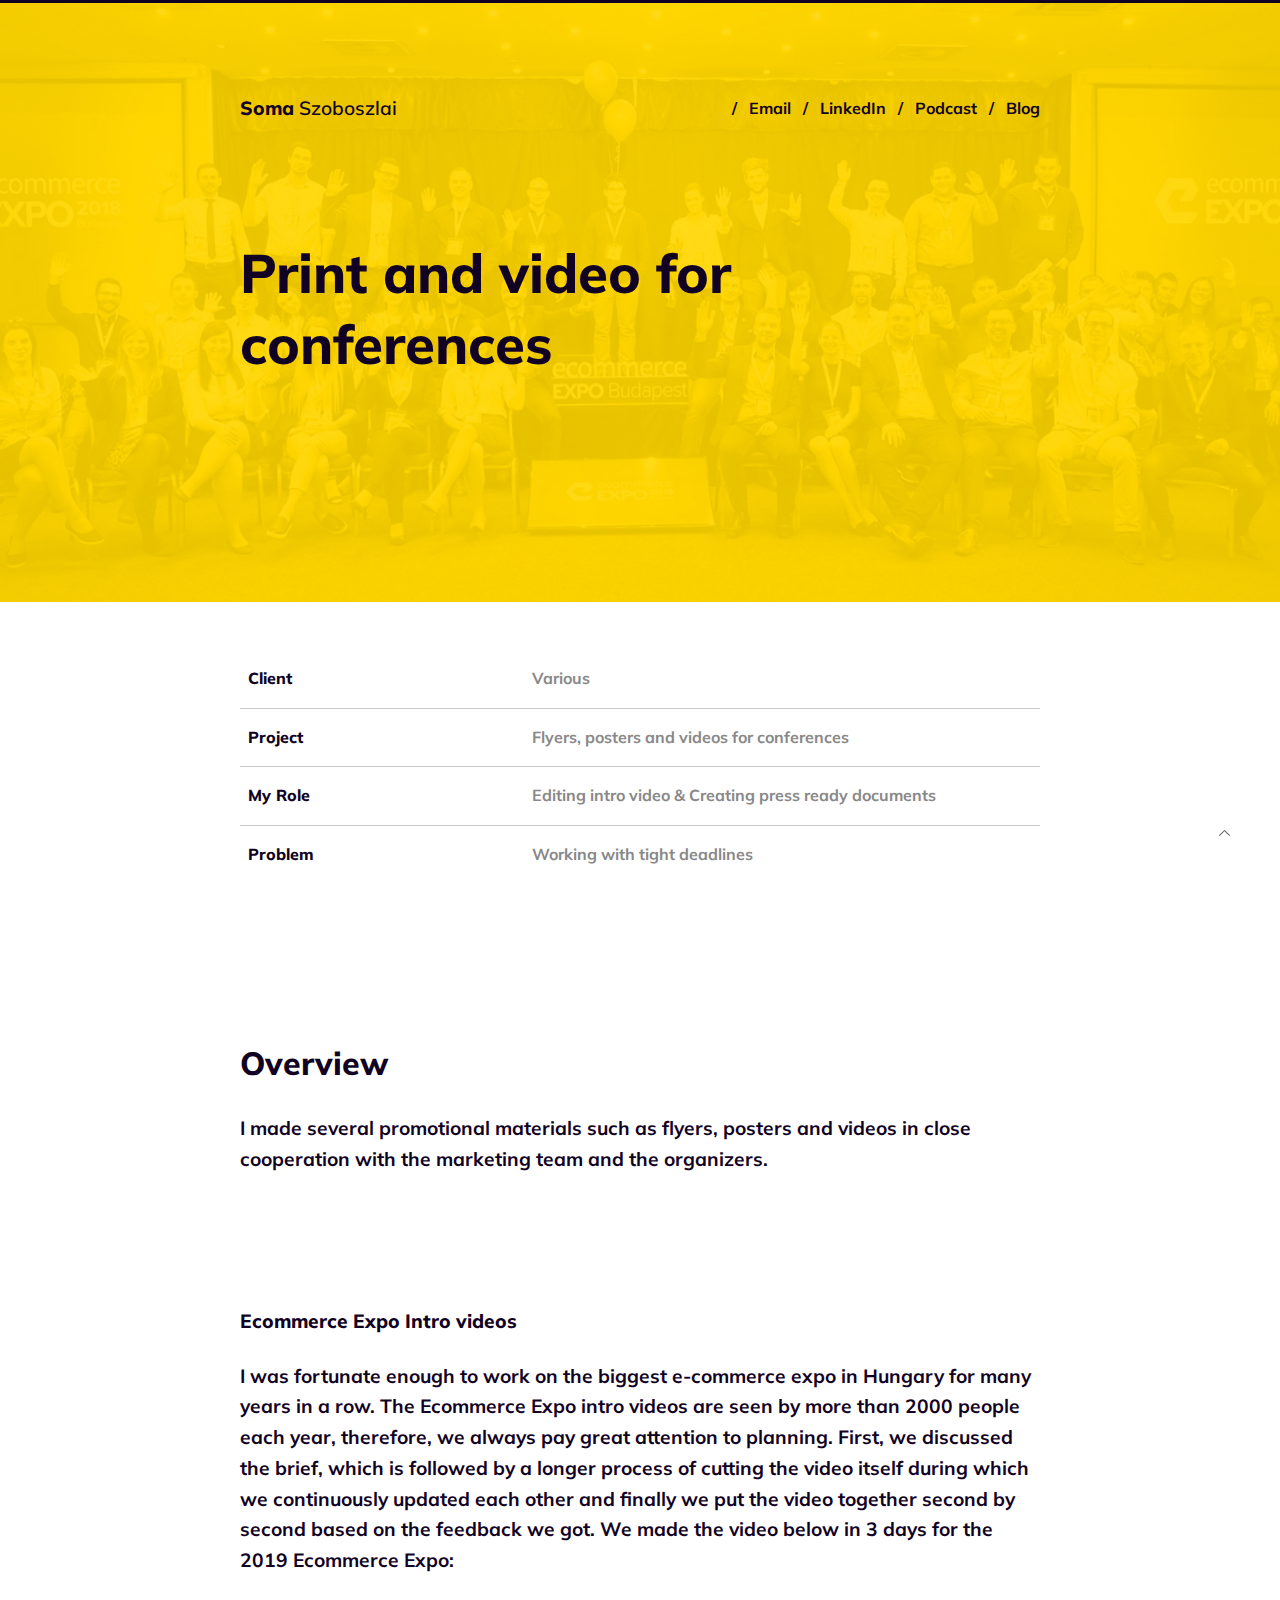
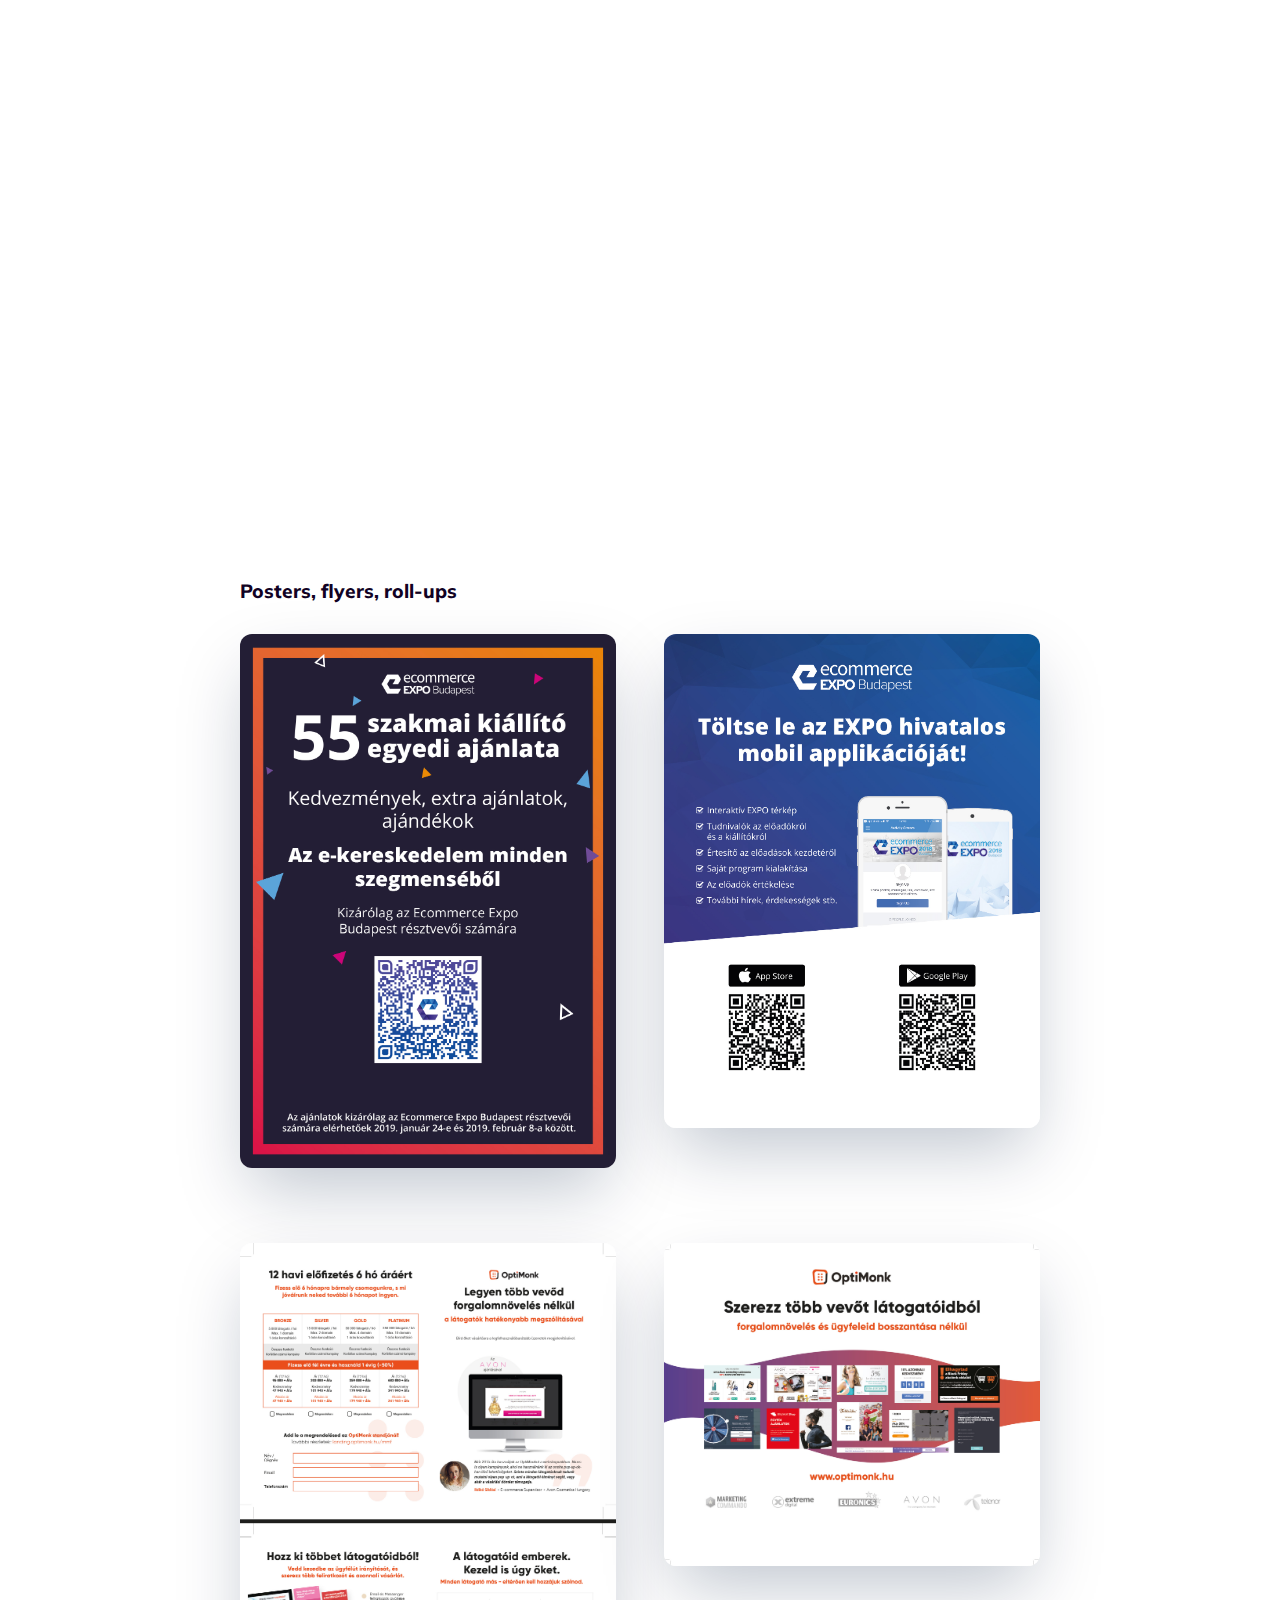
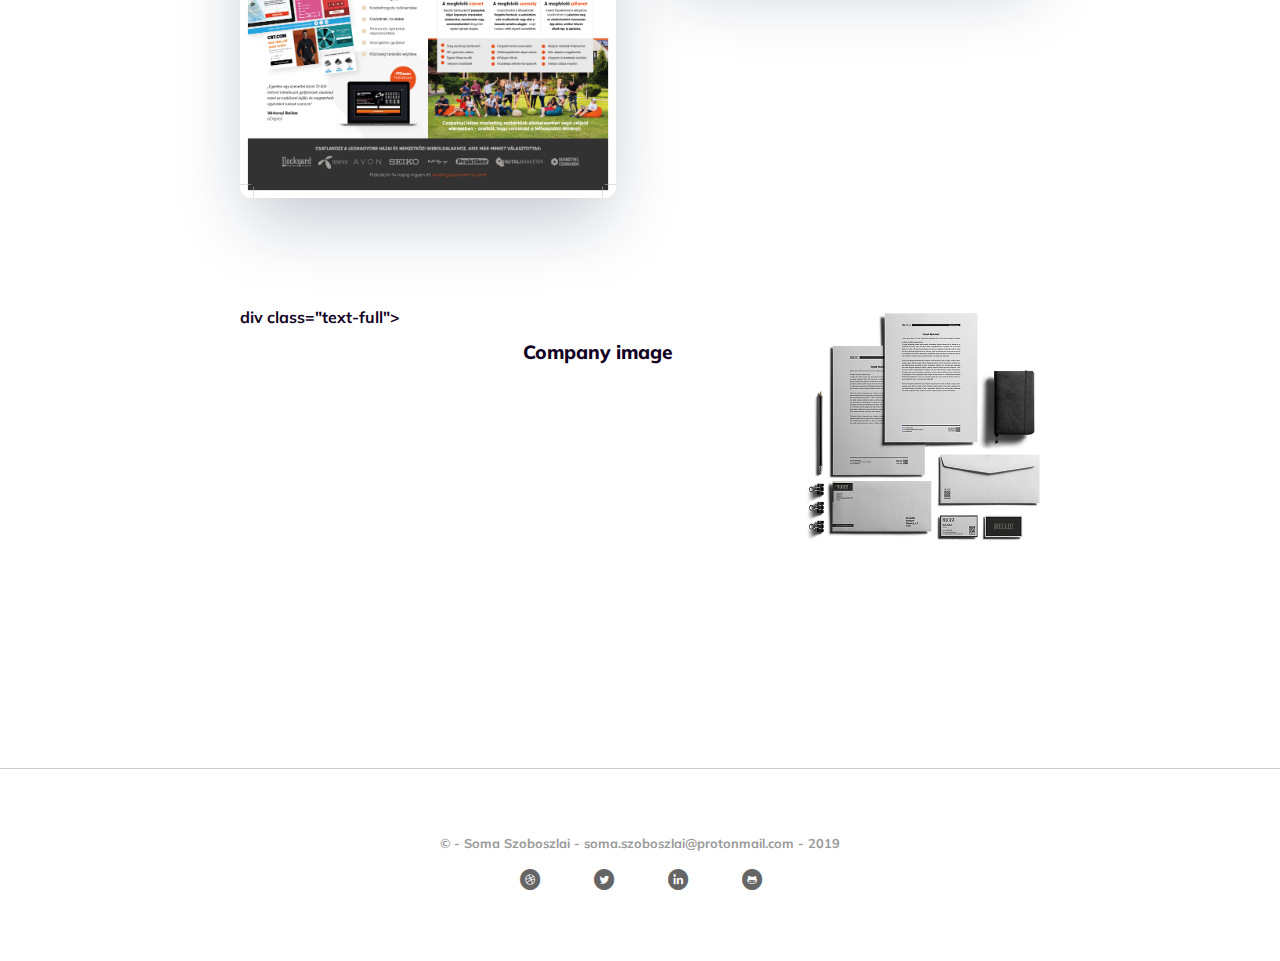
<file: case5/case5.html>
<!doctype html>
<html lang="hu">
  <head>
    <!-- ______________PRINT STUFFS____________ -->
    <!-- Required meta tags -->
    <meta charset="utf-8">
    <meta name="viewport" content="width=device-width, initial-scale=1, shrink-to-fit=no">
    <link rel="shortcut icon" type="image/png" href="img/me.png"/>

    <!-- Stylesheet -->
    <link rel="stylesheet" href="../style/style.css">
    <link rel="stylesheet" href="case5_style.css">
    <link rel="stylesheet" href="../style/fontello.css">

    <title>Soma Szoboszlai Portfolio</title>
    <!--  Hi! Thanks for your interest! It is a basic portfolio hosted in github. I'm working with on a modular sass portfolio with nice haandcrafted code! Stay tuned! :) -->
  </head>
  <body>
    <a name="top"></a>
    <div id="divider"></div>
    <section class="case-hero">
        <div class="me-content">
          <div class="logo">
            <a href="../index.html">Soma <span>Szoboszlai</span></a>
          </div>
          <div class="menu">
            <ul>
              <li><a href="mailto:somaszoboszlai@gmail.com">Email</a></li>
              <li><a href="https://www.linkedin.com/in/somaszoboszlai/" target="_blank">LinkedIn</a></li>
              <li><a href="https://open.spotify.com/show/18Jwjn0wFnvaklJKW8PouZ?si=TMYvvKvrR_OegE4oMrE_mw" target="_blank">Podcast</a></li>
              <li><a href="http://uithings.hu/" target="_blank">Blog</a></li>
            </ul>
          </div>
          <div class="case-head">
            <h1 class="text-left">Print and video for conferences</h1>
          </div>
        </div>
    </section>

<!-- Project Table -->
    <section>
          <div class="table-wrapper text-left">
            <div class="info-table">
              <h6>Client</h6>
              <p>Various</p>
            </div>
            <div class="info-table">
              <h6>Project</h6>
              <p>Flyers, posters and videos for conferences</p>
            </div>
            <div class="info-table">
              <h6>My Role</h6>
              <p>Editing intro video & Creating press ready documents</p>
            </div>
            <div class="info-table">
              <h6>Problem</h6>
              <p>Working with tight deadlines</p>
            </div>
          </div>
    </section>
    
<!-- Content -->
    <section>
      <div class="case-study-wrapper text-left">
        <div class="overview text-full">
          <h4>Overview</h4>
          <p>I made several promotional materials such as flyers, posters and videos in close cooperation with the marketing team and the organizers.</p>
        </div>

        <div class="text-full">
          <h5>Ecommerce Expo Intro videos</h5>
          <p>
              I was fortunate enough to work on the biggest e-commerce expo in Hungary for many years in a row. The Ecommerce Expo intro videos are seen by more than 2000 people each year, therefore, we always pay great attention to planning. First, we discussed the brief, which is followed by a longer process of cutting the video itself during which we continuously updated each other and finally we put the video together second by second based on the feedback we got. We made the video below in 3 days for the 2019 Ecommerce Expo:
          </p>
          <iframe width="100%" height="460" src="https://www.youtube.com/embed/rMjHrunaqG4" frameborder="0" allow="accelerometer; autoplay; encrypted-media; gyroscope; picture-in-picture" allowfullscreen>
          </iframe>
        </div>

        <div class="text-full">
          <h5>Posters, flyers, roll-ups<P/h5>
          <div class="img-2col-wrapper">
            <a class="printlink" target="_blank" href="img/Expo-poster2.jpg">
              <img class="img-responsive ui-design" src="../case5/img/Expo-poster2.jpg" alt="Ecomexpo poszter 2">
            </a>

            <a class="printlink" target="_blank" href="img/Expo-poster.jpg">
              <img class="img-responsive ui-design" src="../case5/img/Expo-poster.jpg" alt="Ecomexpo poszter 1">
            </a>

            <a class="printlink" target="_blank" href="img/OM-flyer.jpg">
              <img class="img-responsive ui-design" src="../case5/img/OM-flyer.jpg" alt="OptiMonk Marketing konferencia szórólap">
            </a>

            <a class="printlink" target="_blank" href="img/OM-280x240-rollup.jpg">
              <img class="img-responsive ui-design" src="../case5/img/OM-280x240-rollup.jpg" alt="OptiMonk 280 x 240 cm-es rollup">
            </a>
          </div>
        </div>

        <!-->div class="text-full">
          <h5>Company image</h5>
          <a class="printlink" target="_blank" href="img/mybrands-kisarculat.png">
            <img class="img-responsive" src="../case5/img/mybrands-kisarculat.png" alt="Mybrands Kisarculat">
          </a>
        </div -->


        </div>
        
      </section>


<footer>
    <p>© - Soma Szoboszlai - soma.szoboszlai@protonmail.com - 2019</p>
    <div class="social">
      <a href="https://dribbble.com/szsoma" target="_blank">
        <i class="icon-dribbble-circled"></i>
      </a>
      <a href="https://twitter.com/szs0ma" target="_blank">
        <i class="icon-twitter-circled"></i>
      </a>
      <a href="https://www.linkedin.com/in/somaszoboszlai/" target="_blank">
          <i class="icon-linkedin-circled"></i>
      </a>
      <a href="https://github.com/szsoma" target="_blank">
          <i class="icon-github-circled"></i>
      </a>
    </div>
  </footer>

    <a href="#top" class="to-the-top">
      <img src="../img/tothetop.svg" alt="">
    </a>

  </body>
</html>
</file>
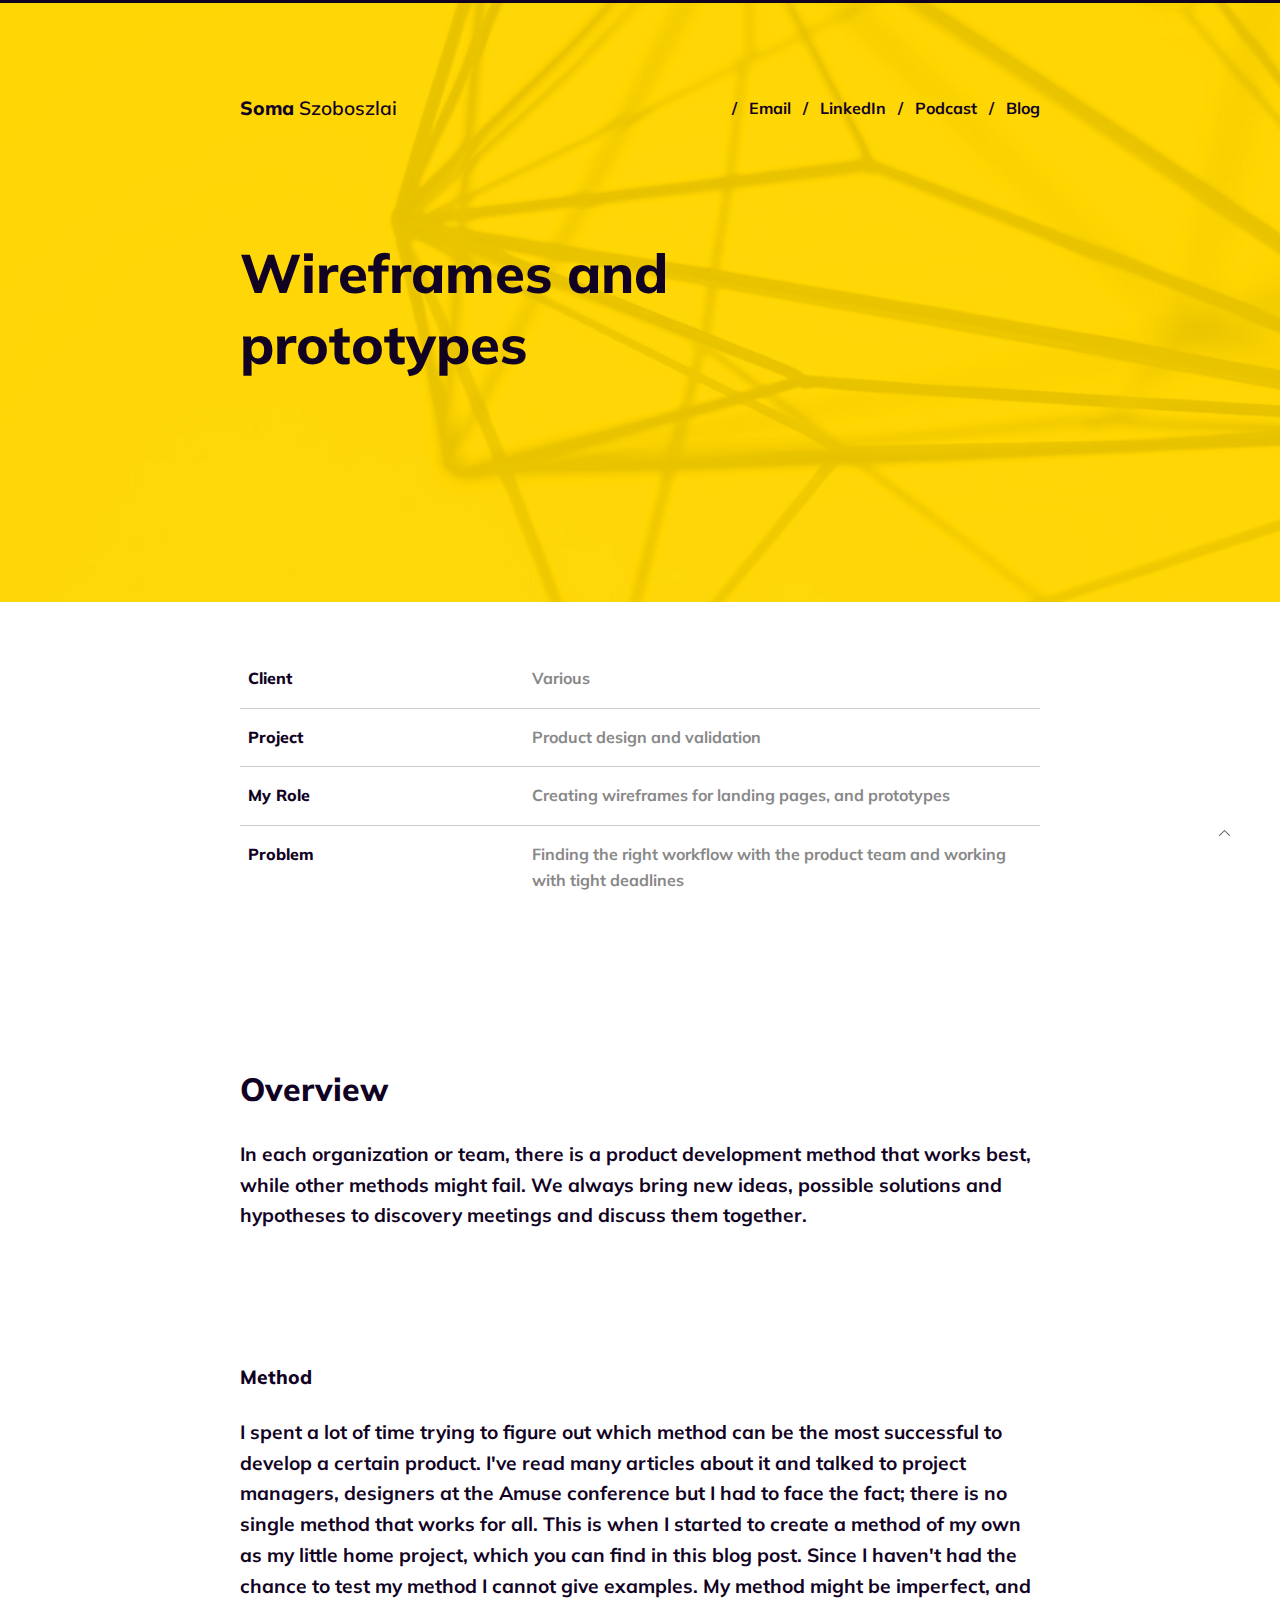
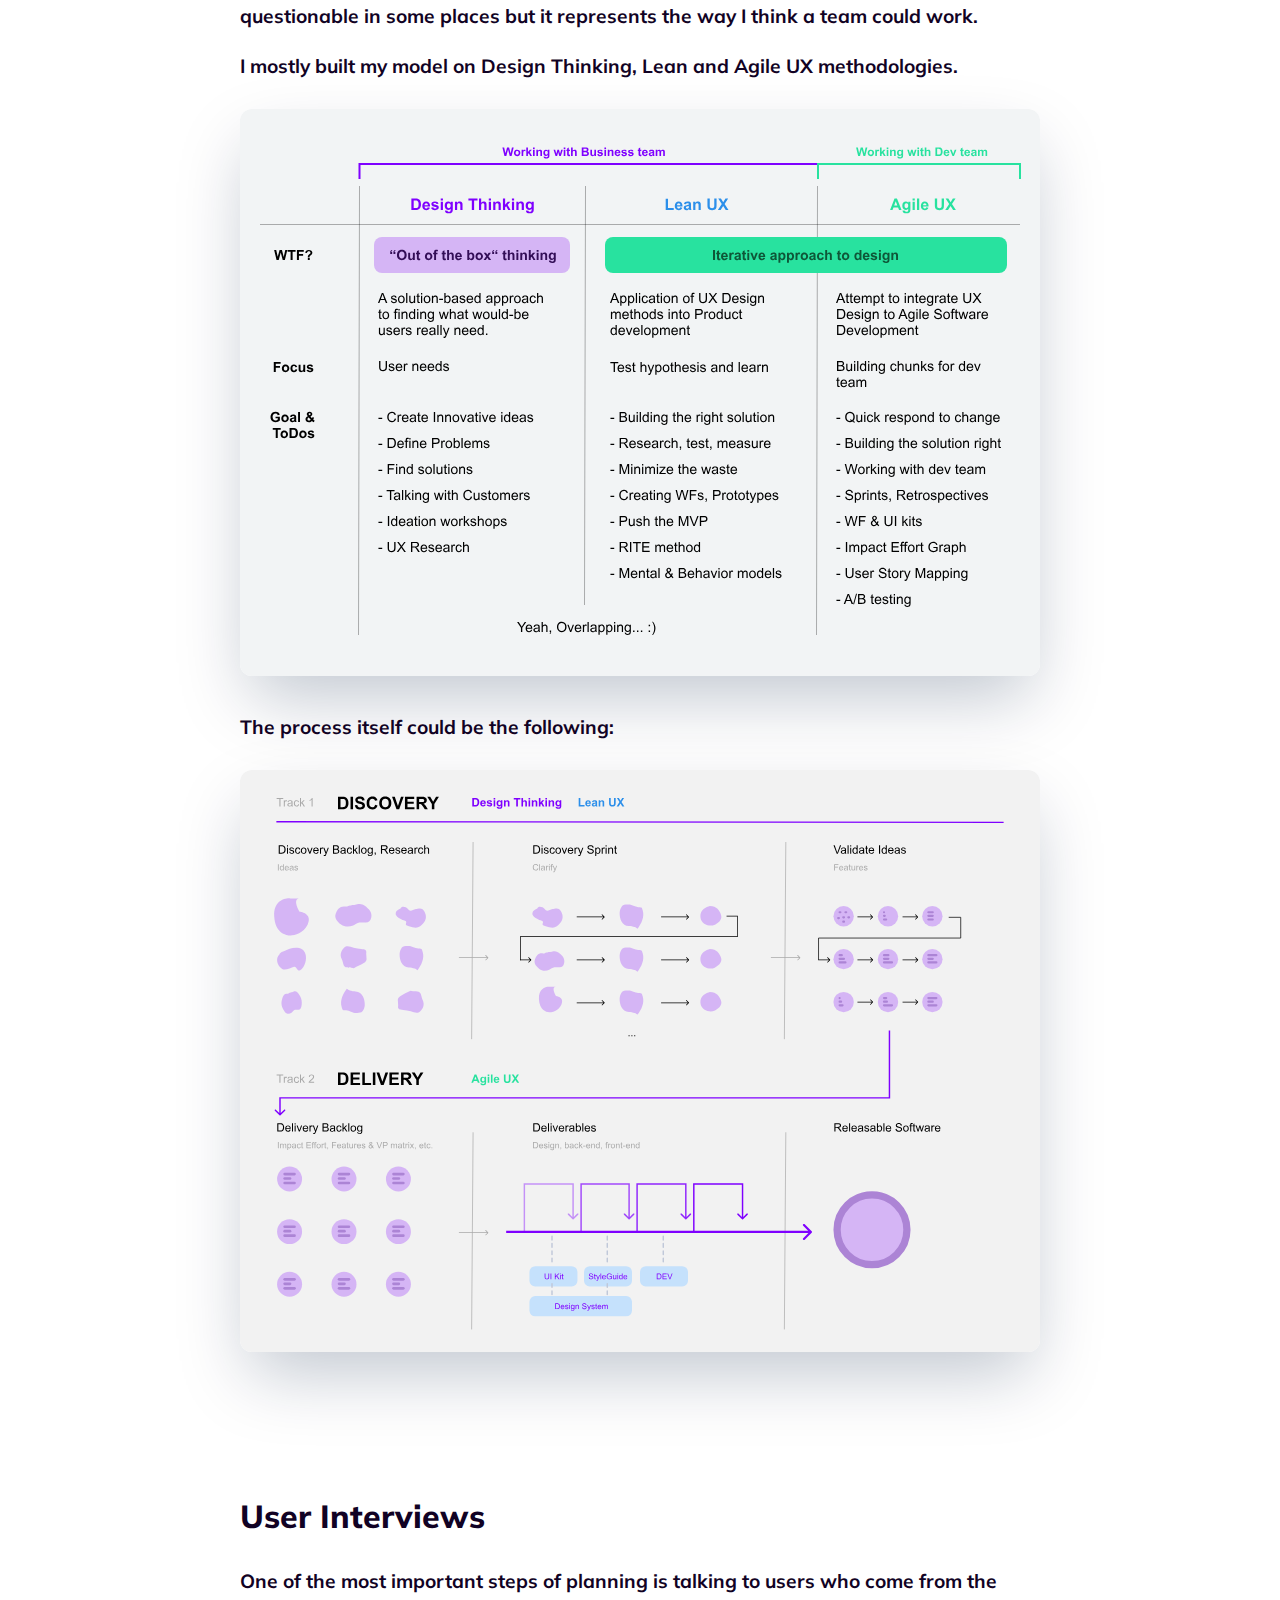
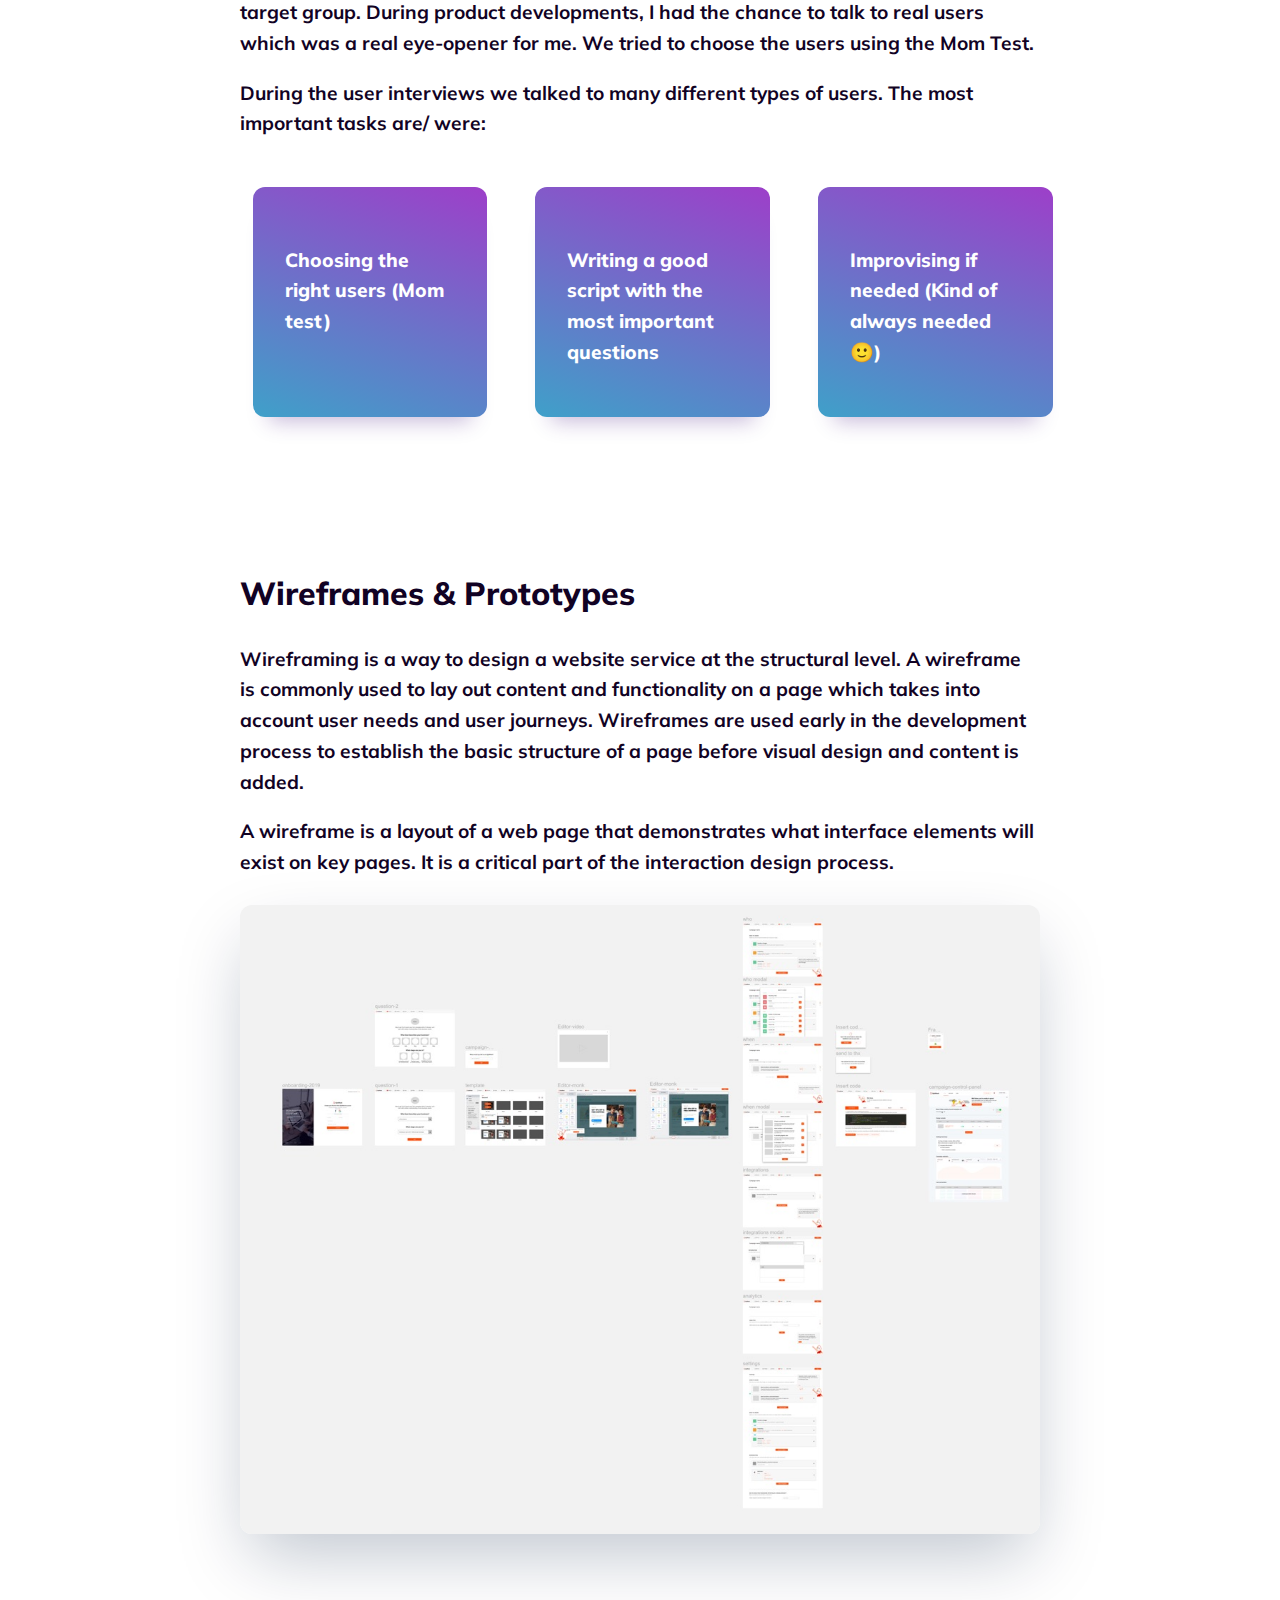
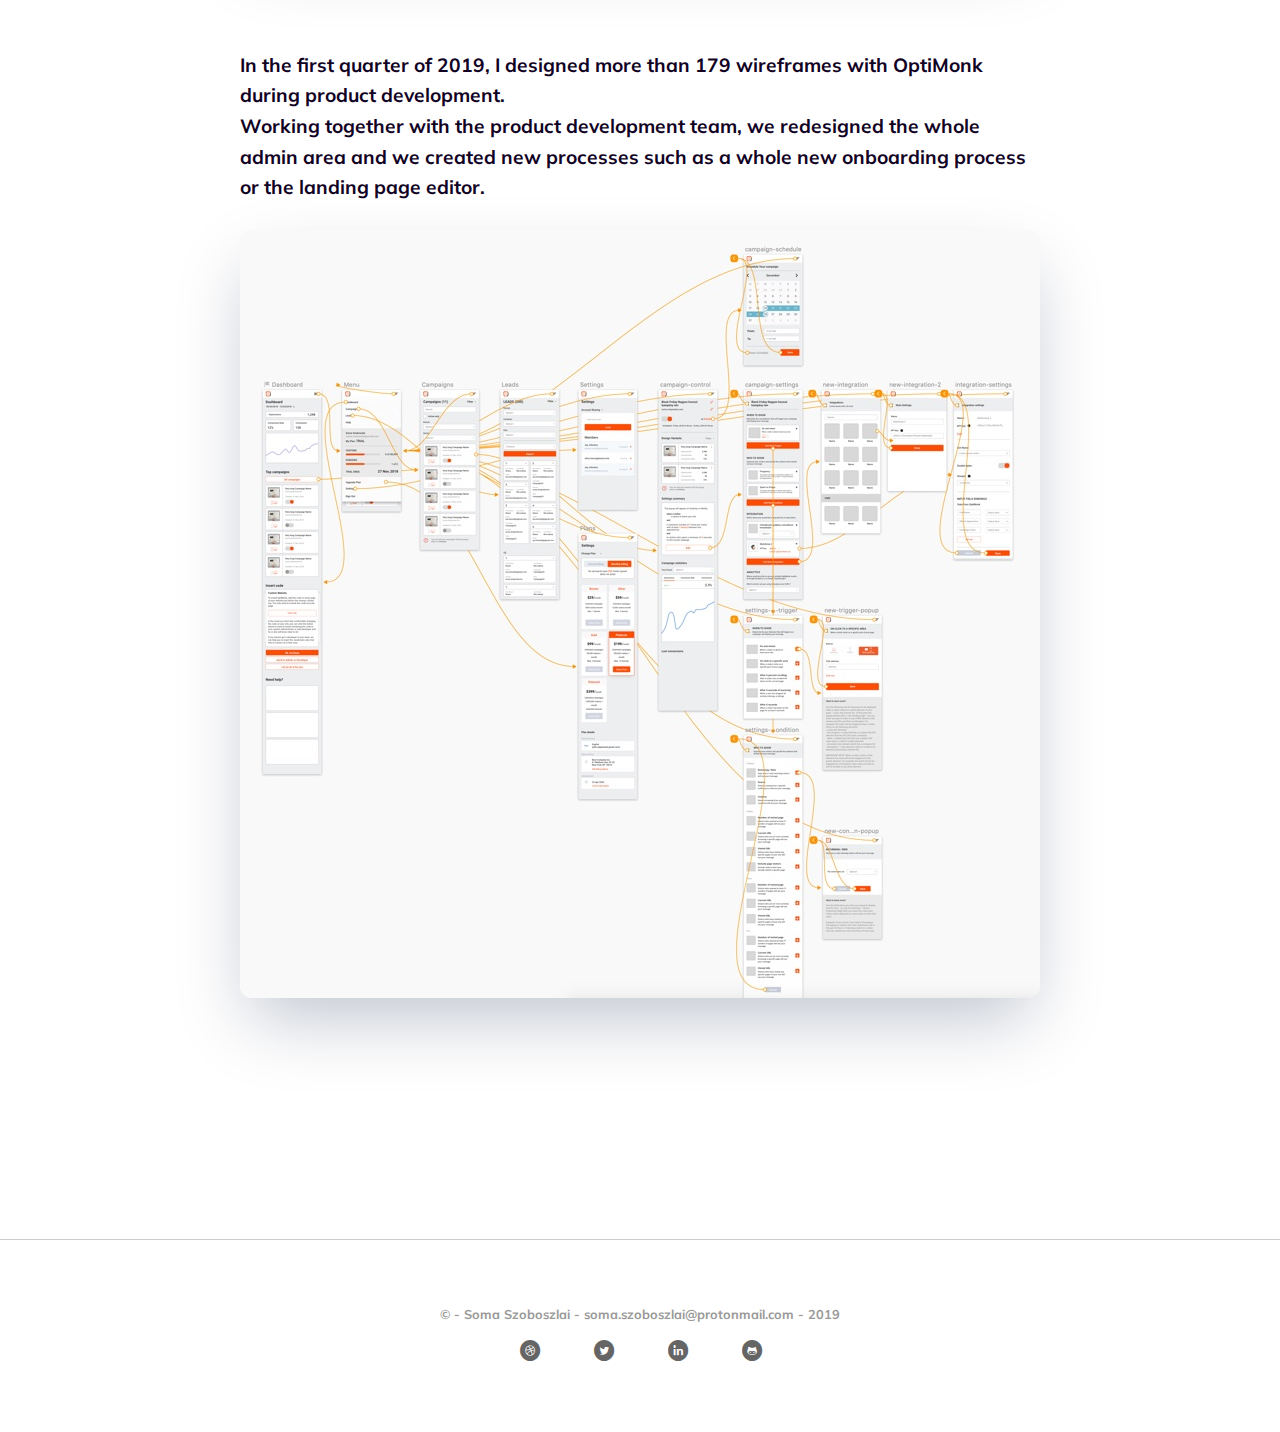
<file: case6/case6.html>
<!doctype html>
<html lang="hu">
  <head>
    <!-- ______________PRINT STUFFS____________ -->
    <!-- Required meta tags -->
    <meta charset="utf-8">
    <meta name="viewport" content="width=device-width, initial-scale=1, shrink-to-fit=no">
    <link rel="shortcut icon" type="image/png" href="img/me.png"/>

    <!-- Stylesheet -->
    <link rel="stylesheet" href="../style/style.css">
    <link rel="stylesheet" href="case6_style.css">
    <link rel="stylesheet" href="../style/fontello.css">

    <title>Soma Szoboszlai Portfolio</title>
    <!--  Hi! Thanks for your interest! It is a basic portfolio hosted in github. I'm working with on a modular sass portfolio with nice haandcrafted code! Stay tuned! :) -->
  </head>
  <body>
    <a name="top"></a>
    <div id="divider"></div>
    <section class="case-hero">
        <div class="me-content">
          <div class="logo">
            <a href="../index.html">Soma <span>Szoboszlai</span></a>
          </div>
          <div class="menu">
            <ul>
              <li><a href="mailto:somaszoboszlai@gmail.com">Email</a></li>
              <li><a href="https://www.linkedin.com/in/somaszoboszlai/" target="_blank">LinkedIn</a></li>
              <li><a href="https://open.spotify.com/show/18Jwjn0wFnvaklJKW8PouZ?si=TMYvvKvrR_OegE4oMrE_mw" target="_blank">Podcast</a></li>
              <li><a href="http://uithings.hu/" target="_blank">Blog</a></li>
            </ul>
          </div>
          <div class="case-head">
            <h1 class="text-left">Wireframes and prototypes</h1>
          </div>
        </div>
    </section>

<!-- Project Table -->
    <section>
          <div class="table-wrapper text-left">
            <div class="info-table">
              <h6>Client</h6>
              <p>Various</p>
            </div>
            <div class="info-table">
              <h6>Project</h6>
              <p>Product design and validation</p>
            </div>
            <div class="info-table">
              <h6>My Role</h6>
              <p>Creating wireframes for landing pages, and prototypes</p>
            </div>
            <div class="info-table">
              <h6>Problem</h6>
              <p>Finding the right workflow with the product team and working with tight deadlines</p>
            </div>
          </div>
    </section>
    
<!-- Content -->
    <section>
      <div class="case-study-wrapper text-left">
        <div class="overview text-full">
          <h4>Overview</h4>
          <p>
              In each organization or team, there is a product development method that works best, while other methods might fail. We always bring new ideas, possible solutions and hypotheses to discovery meetings and discuss them together.          </p>
        </div>

        <div class="overview text-full">
          <h5>Method</h5>
          <p>
              I spent a lot of time trying to figure out which method can be the most successful to develop a certain product. I've read many articles about it and talked to project managers, designers at the Amuse conference but I had to face the fact; there is no single method that works for all. This is when I started to create a method of my own as my little home project, which you can find in this blog post. Since I haven't had the chance to test my method I cannot give examples. My method might be imperfect, and questionable in some places but it represents the way I think a team could work.
          </p>
          <p>
              I mostly built my model on Design Thinking, Lean and Agile UX methodologies.
          </p>
          <img class="img-responsive ui-design" src="../case6/img/DTAL.svg" alt="Design methods">
          <p>The process itself could be the following:</p>
          <img class="img-responsive ui-design" src="../case6/img/dual-track.svg" alt="Dual Track Design">
        </div>
        <div class="overview text-full">
          <h4>User Interviews</h4>
          <p>
              One of the most important steps of planning is talking to users who come from the target group. During product developments, I had the chance to talk to real users which was a real eye-opener for me. We tried to choose the users using the Mom Test.          </p>
          <p>
              During the user interviews we talked to many different types of users. The most important tasks are/ were:          </p>
          <div class="me-content">
            <div class="stakeholder-box">
                <h5>Choosing the right users (Mom test)</h5>
              </div>
              <div class="stakeholder-box">
                <h5>Writing a good script with the most important questions</h5>
              </div>
              <div class="stakeholder-box">
                <h5>Improvising if needed (Kind of always needed 🙂)</h5>
              </div>
            </div>
          </div>

          <div class="text-full">
            <h4>Wireframes & Prototypes</h4>
            <p>
                Wireframing is a way to design a website service at the structural level. A wireframe is commonly used to lay out content and functionality on a page which takes into account user needs and user journeys. Wireframes are used early in the development process to establish the basic structure of a page before visual design and content is added.
            </p>
            <p>
                A wireframe is a layout of a web page that demonstrates what interface elements will exist on key pages. It is a critical part of the interaction design process.
            </p>
            
            <img class="img-responsive ui-design" src="../case6/img/optimonk-prototypes.jpg" alt="WIREFRAMES">
          </div>

          <div class="text-full">
            <p>
                In the first quarter of 2019, I designed more than 179 wireframes with OptiMonk during product development.<br>
                Working together with the product development team, we redesigned the whole admin area and we created new processes such as a whole new onboarding process or the landing page editor.
            </p>
            <img class="img-responsive ui-design" src="../case6/img/mobile.jpg" alt="MOBILE WIREFRAMES">

          </div>

        </div>
        
      </section>


<footer>
    <p>© - Soma Szoboszlai - soma.szoboszlai@protonmail.com - 2019</p>
    <div class="social">
      <a href="https://dribbble.com/szsoma" target="_blank">
        <i class="icon-dribbble-circled"></i>
      </a>
      <a href="https://twitter.com/szs0ma" target="_blank">
        <i class="icon-twitter-circled"></i>
      </a>
      <a href="https://www.linkedin.com/in/somaszoboszlai/" target="_blank">
          <i class="icon-linkedin-circled"></i>
      </a>
      <a href="https://github.com/szsoma" target="_blank">
          <i class="icon-github-circled"></i>
      </a>
    </div>
  </footer>

    <a href="#top" class="to-the-top">
      <img src="../img/tothetop.svg" alt="">
    </a>

  </body>
</html>
</file>
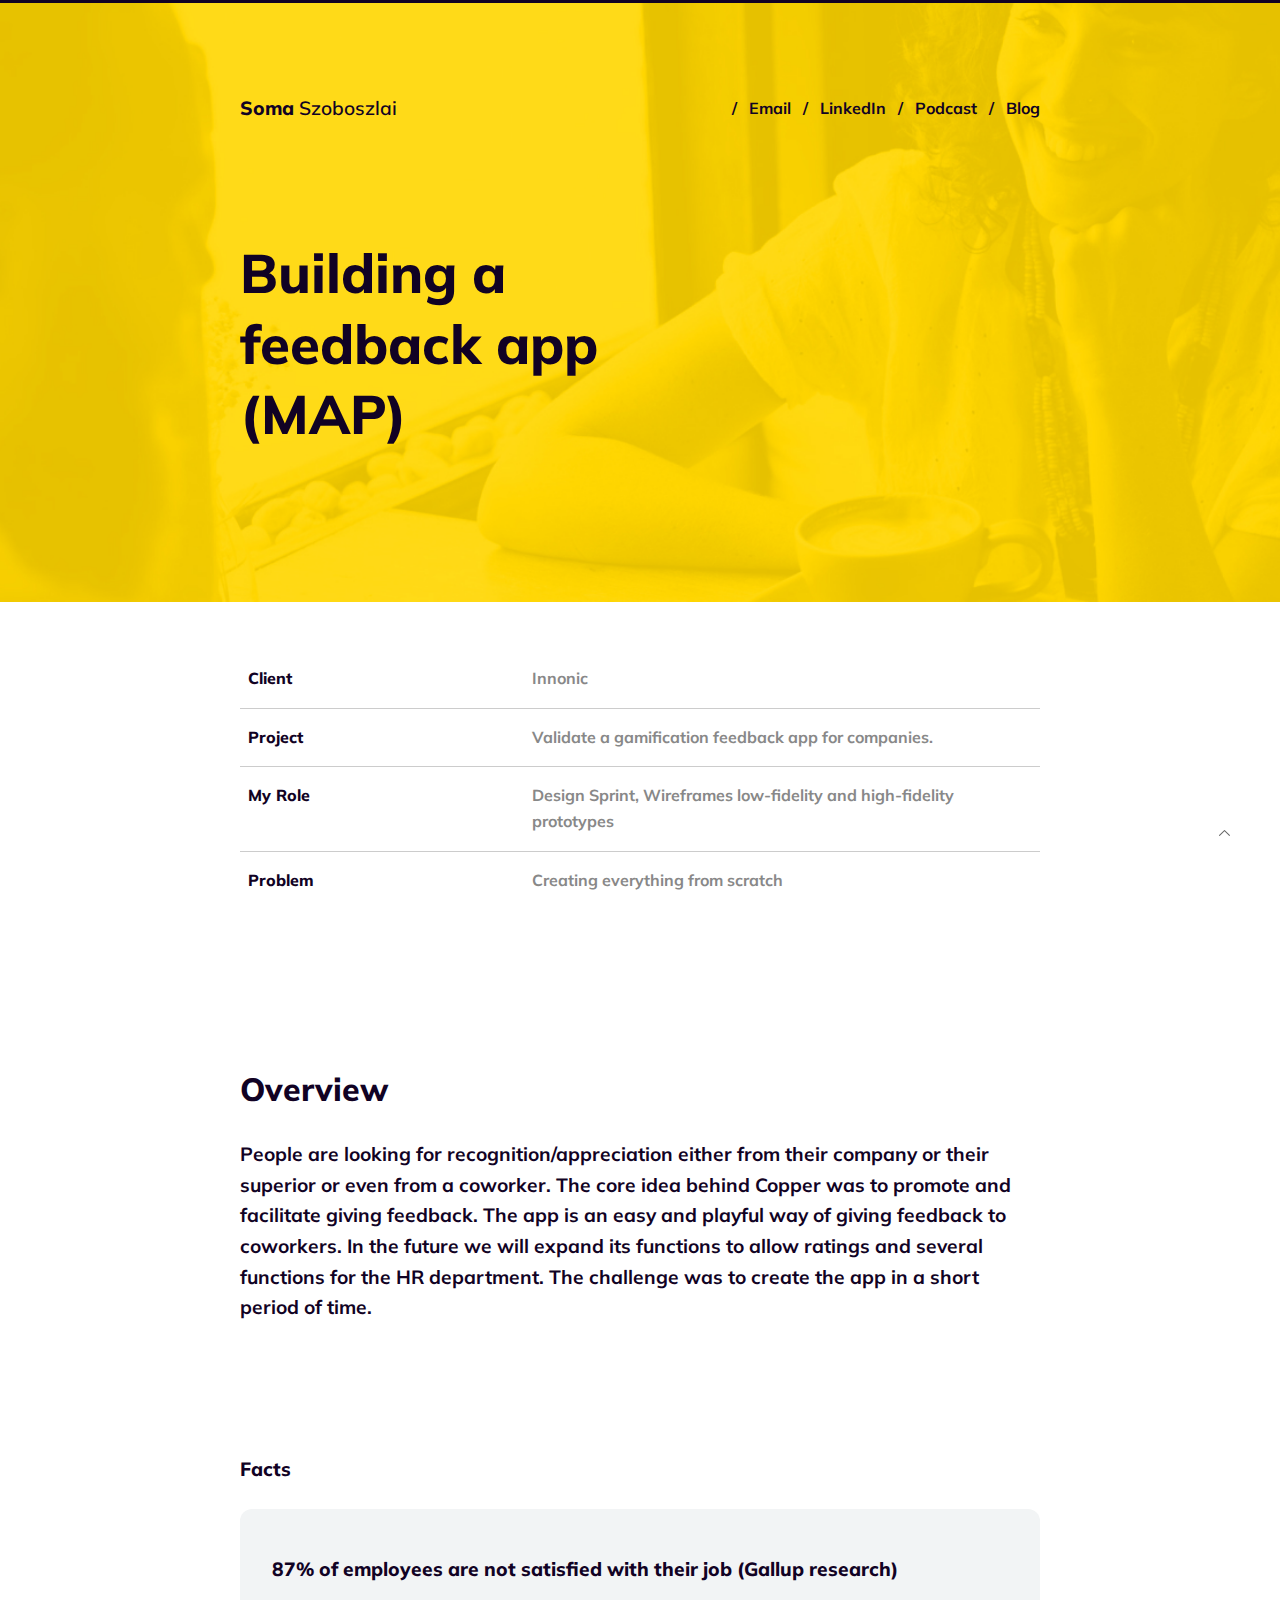
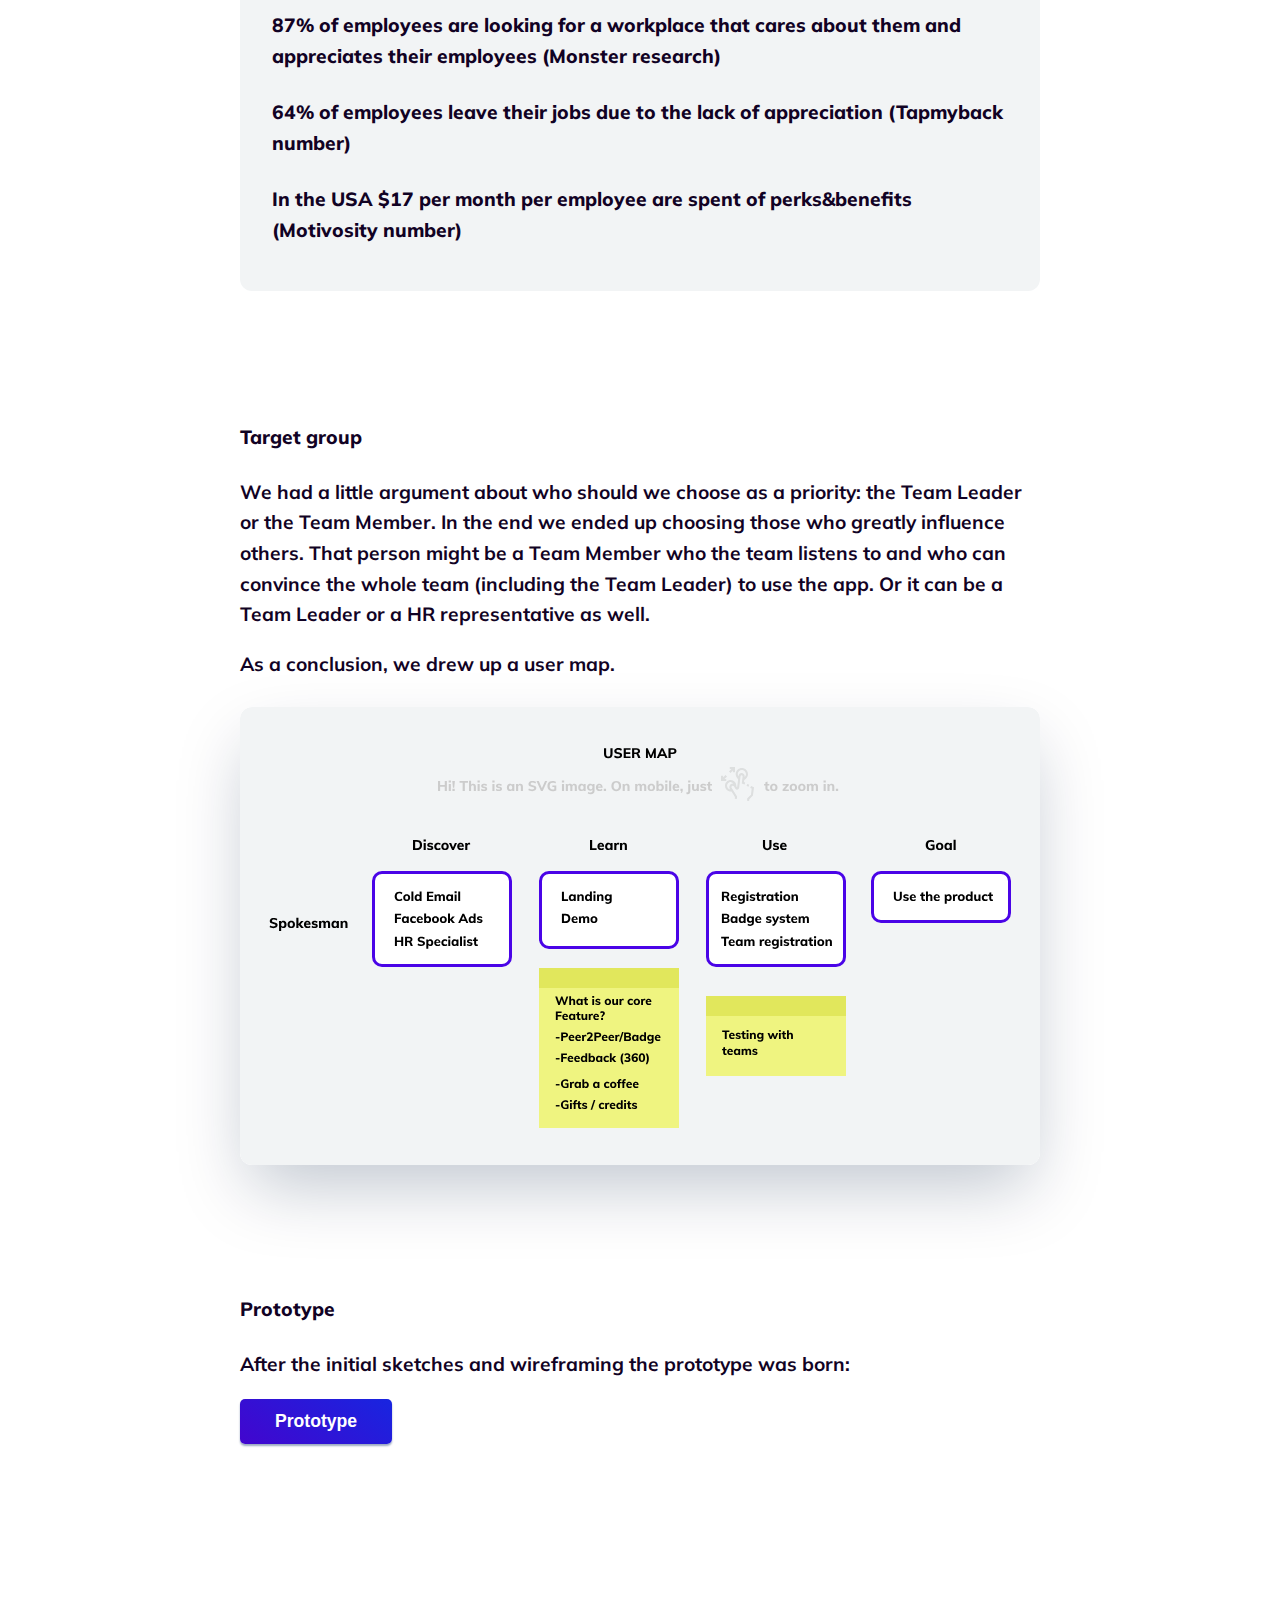
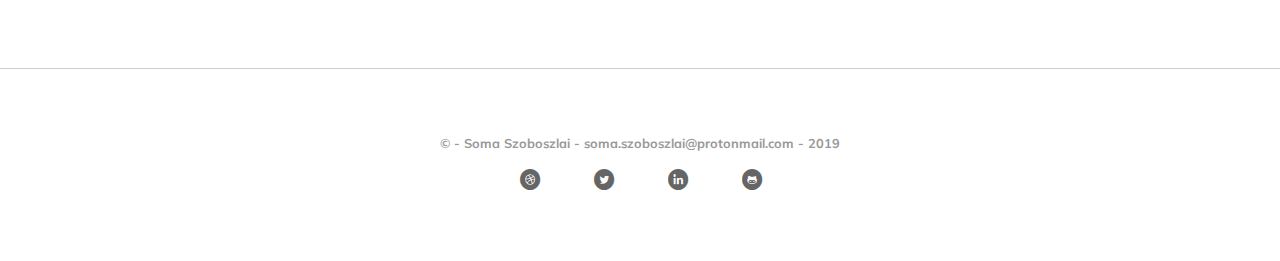
<file: case7/case7.html>
<!doctype html>
<html lang="hu">
  <head>
    <!-- ______________PRINT STUFFS____________ -->
    <!-- Required meta tags -->
    <meta charset="utf-8">
    <meta name="viewport" content="width=device-width, initial-scale=1, shrink-to-fit=no">
    <link rel="shortcut icon" type="image/png" href="img/me.png"/>

    <!-- Stylesheet -->
    <link rel="stylesheet" href="../style/style.css">
    <link rel="stylesheet" href="case7_style.css">
    <link rel="stylesheet" href="../style/fontello.css">

    <title>Soma Szoboszlai Portfolio</title>
    <!--  Hi! Thanks for your interest! It is a basic portfolio hosted in github. I'm working with on a modular sass portfolio with nice haandcrafted code! Stay tuned! :) -->
  </head>
  <body>
    <a name="top"></a>
    <div id="divider"></div>
    <section class="case-hero">
        <div class="me-content">
          <div class="logo">
            <a href="../index.html">Soma <span>Szoboszlai</span></a>
          </div>
          <div class="menu">
            <ul>
              <li><a href="mailto:somaszoboszlai@gmail.com">Email</a></li>
              <li><a href="https://www.linkedin.com/in/somaszoboszlai/" target="_blank">LinkedIn</a></li>
              <li><a href="https://open.spotify.com/show/18Jwjn0wFnvaklJKW8PouZ?si=TMYvvKvrR_OegE4oMrE_mw" target="_blank">Podcast</a></li>
              <li><a href="http://uithings.hu/" target="_blank">Blog</a></li>
            </ul>
          </div>
          <div class="case-head">
            <h1 class="text-left">Building a feedback app (MAP)</h1>
          </div>
        </div>
    </section>

<!-- Project Table -->
    <section>
          <div class="table-wrapper text-left">
            <div class="info-table">
              <h6>Client</h6>
              <p>Innonic</p>
            </div>
            <div class="info-table">
              <h6>Project</h6>
              <p>Validate a gamification feedback app for companies.</p>
            </div>
            <div class="info-table">
              <h6>My Role</h6>
              <p>Design Sprint, Wireframes low-fidelity and high-fidelity prototypes</p>
            </div>
            <div class="info-table">
              <h6>Problem</h6>
              <p>Creating everything from scratch</p>
            </div>
          </div>
    </section>
    
<!-- Content -->
    <section>
      <div class="case-study-wrapper text-left">
        <div class="overview text-full">
          <h4>Overview</h4>
          <p>People are looking for recognition/appreciation either from their company or their superior or even from a coworker. The core idea behind Copper was to promote and facilitate giving feedback. The app is an easy and playful way of giving feedback to coworkers. In the future we will expand its functions to allow ratings and several functions for the HR department. The challenge was to create the app in a short period of time.</p>
        </div>

        <div class="text-full">
          <h5>Facts</h5>
          <div class="user-interview-q">
            <ul>
              <li>87% of employees are not satisfied with their job (Gallup research)</li>
              <li>87% of employees are looking for a workplace that cares about them and appreciates their employees (Monster research)</li>
              <li>64% of employees leave their jobs due to the lack of appreciation (Tapmyback number)</li>
              <li>In the USA $17 per month per employee are spent of perks&benefits (Motivosity number)</li>
            </ul>
          </div>  
        </div>

        <div class="text-full">
          <h5>Target group</h5>
          <p>We had a little argument about who should we choose as a priority: the Team Leader or the Team Member. In the end we ended up choosing those who greatly influence others. That person might be a Team Member who the team listens to and who can convince the whole team (including the Team Leader) to use the app. Or it can be a Team Leader or a HR representative as well.</p>
          <p>As a conclusion, we drew up a user map.</p>
          <img class="img-responsive ui-design" src="../case7/img/usermap.svg" alt="Ecomexpo poszter 2">
        </div>

        <div class="text-full">
            <h5>Prototype</h5>
            <p>After the initial sketches and wireframing the prototype was born:</p>
            <button type="button" onclick="location.href='https://sketch.cloud/s/qQ8Dn/3z25dd/play'" target="_blank">Prototype</button>
        </div>

        </div>
        
      </section>


<footer>
    <p>© - Soma Szoboszlai - soma.szoboszlai@protonmail.com - 2019</p>
    <div class="social">
      <a href="https://dribbble.com/szsoma" target="_blank">
        <i class="icon-dribbble-circled"></i>
      </a>
      <a href="https://twitter.com/szs0ma" target="_blank">
        <i class="icon-twitter-circled"></i>
      </a>
      <a href="https://www.linkedin.com/in/somaszoboszlai/" target="_blank">
          <i class="icon-linkedin-circled"></i>
      </a>
      <a href="https://github.com/szsoma" target="_blank">
          <i class="icon-github-circled"></i>
      </a>
    </div>
  </footer>

    <a href="#top" class="to-the-top">
      <img src="../img/tothetop.svg" alt="">
    </a>

  </body>
</html>
</file>
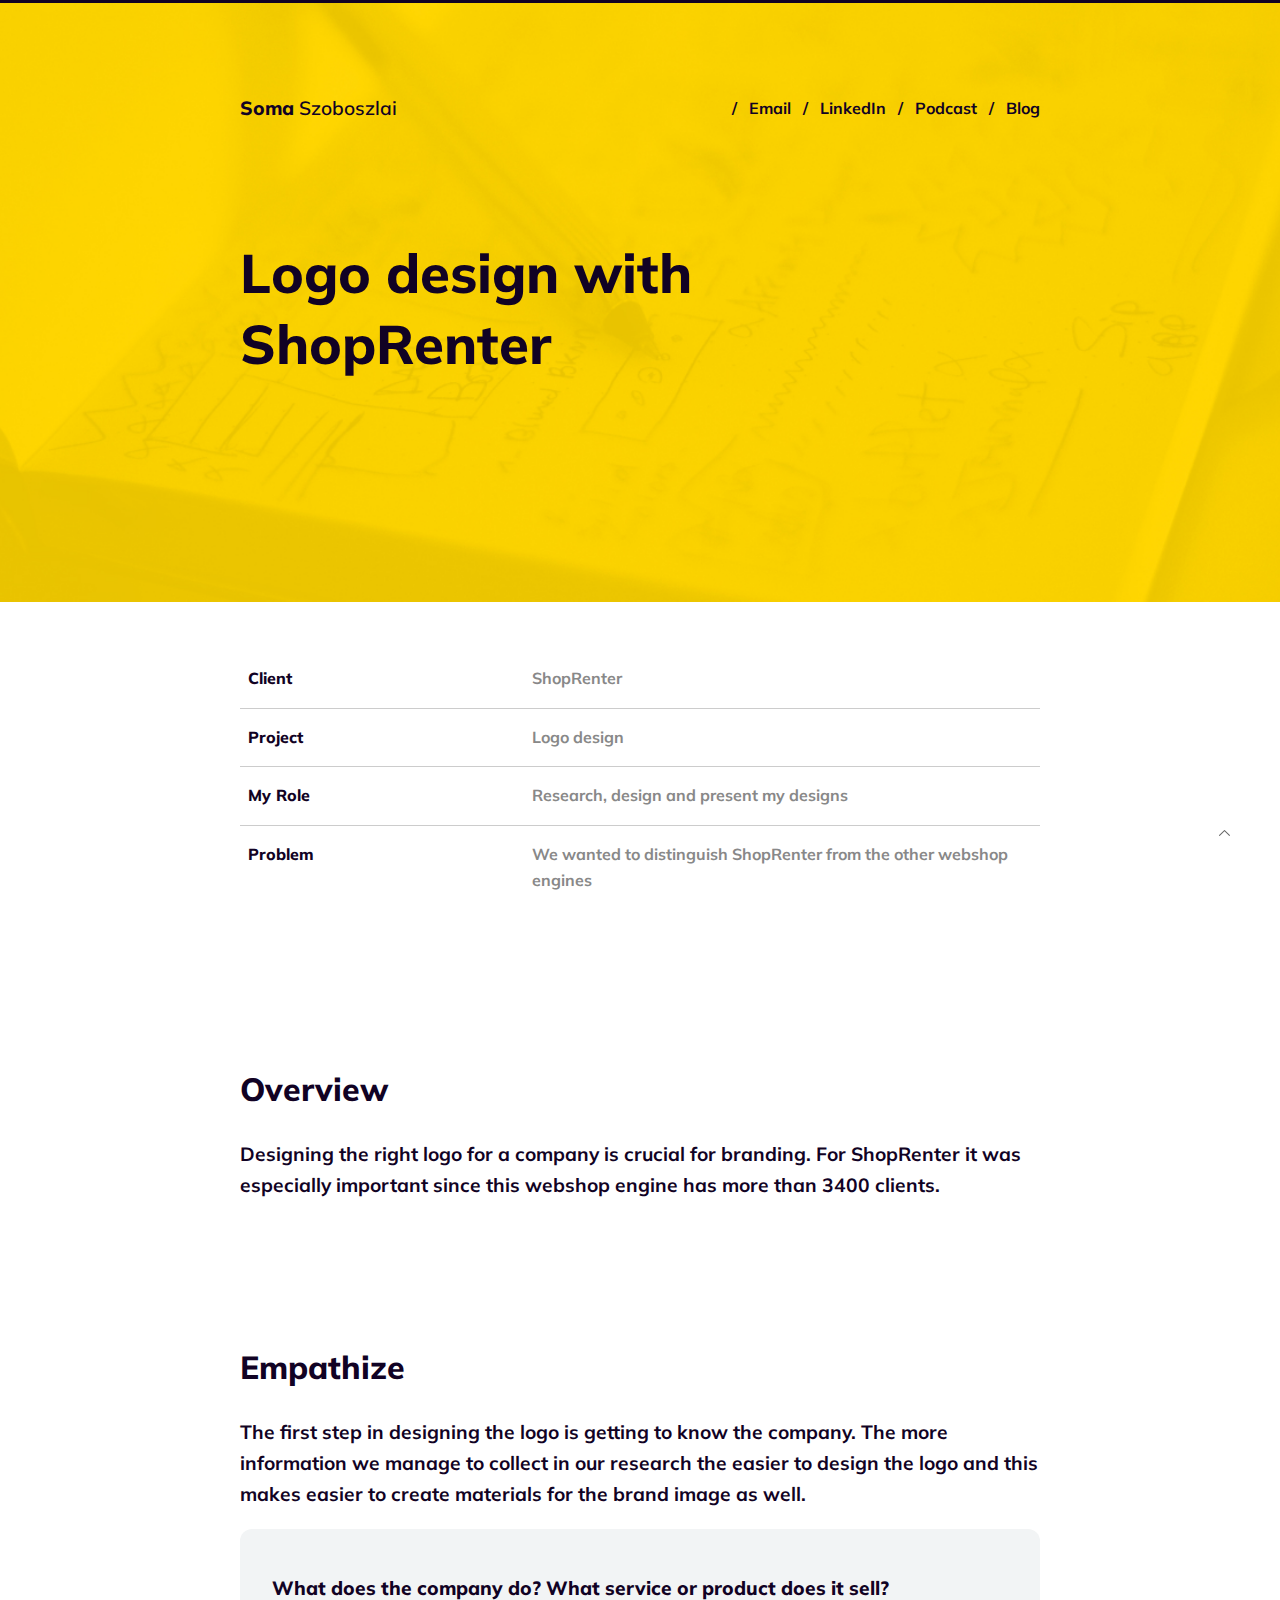
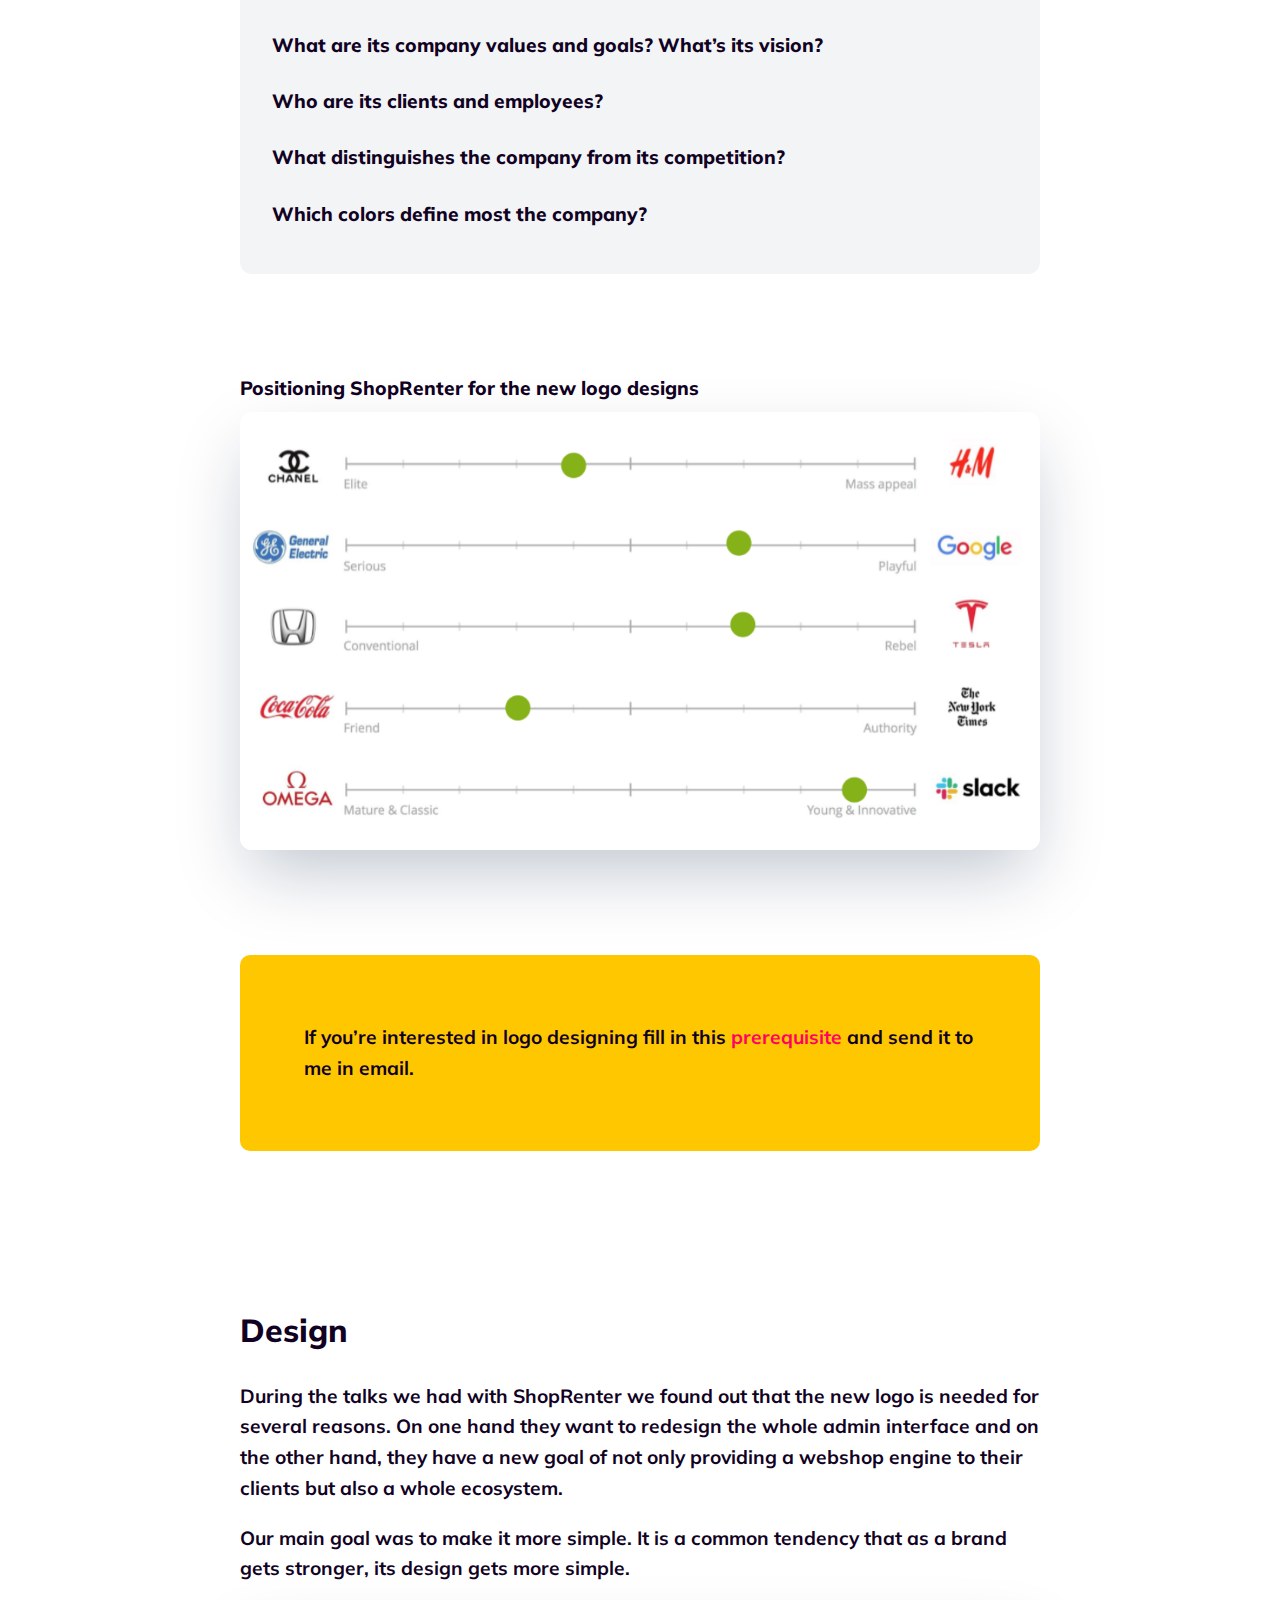
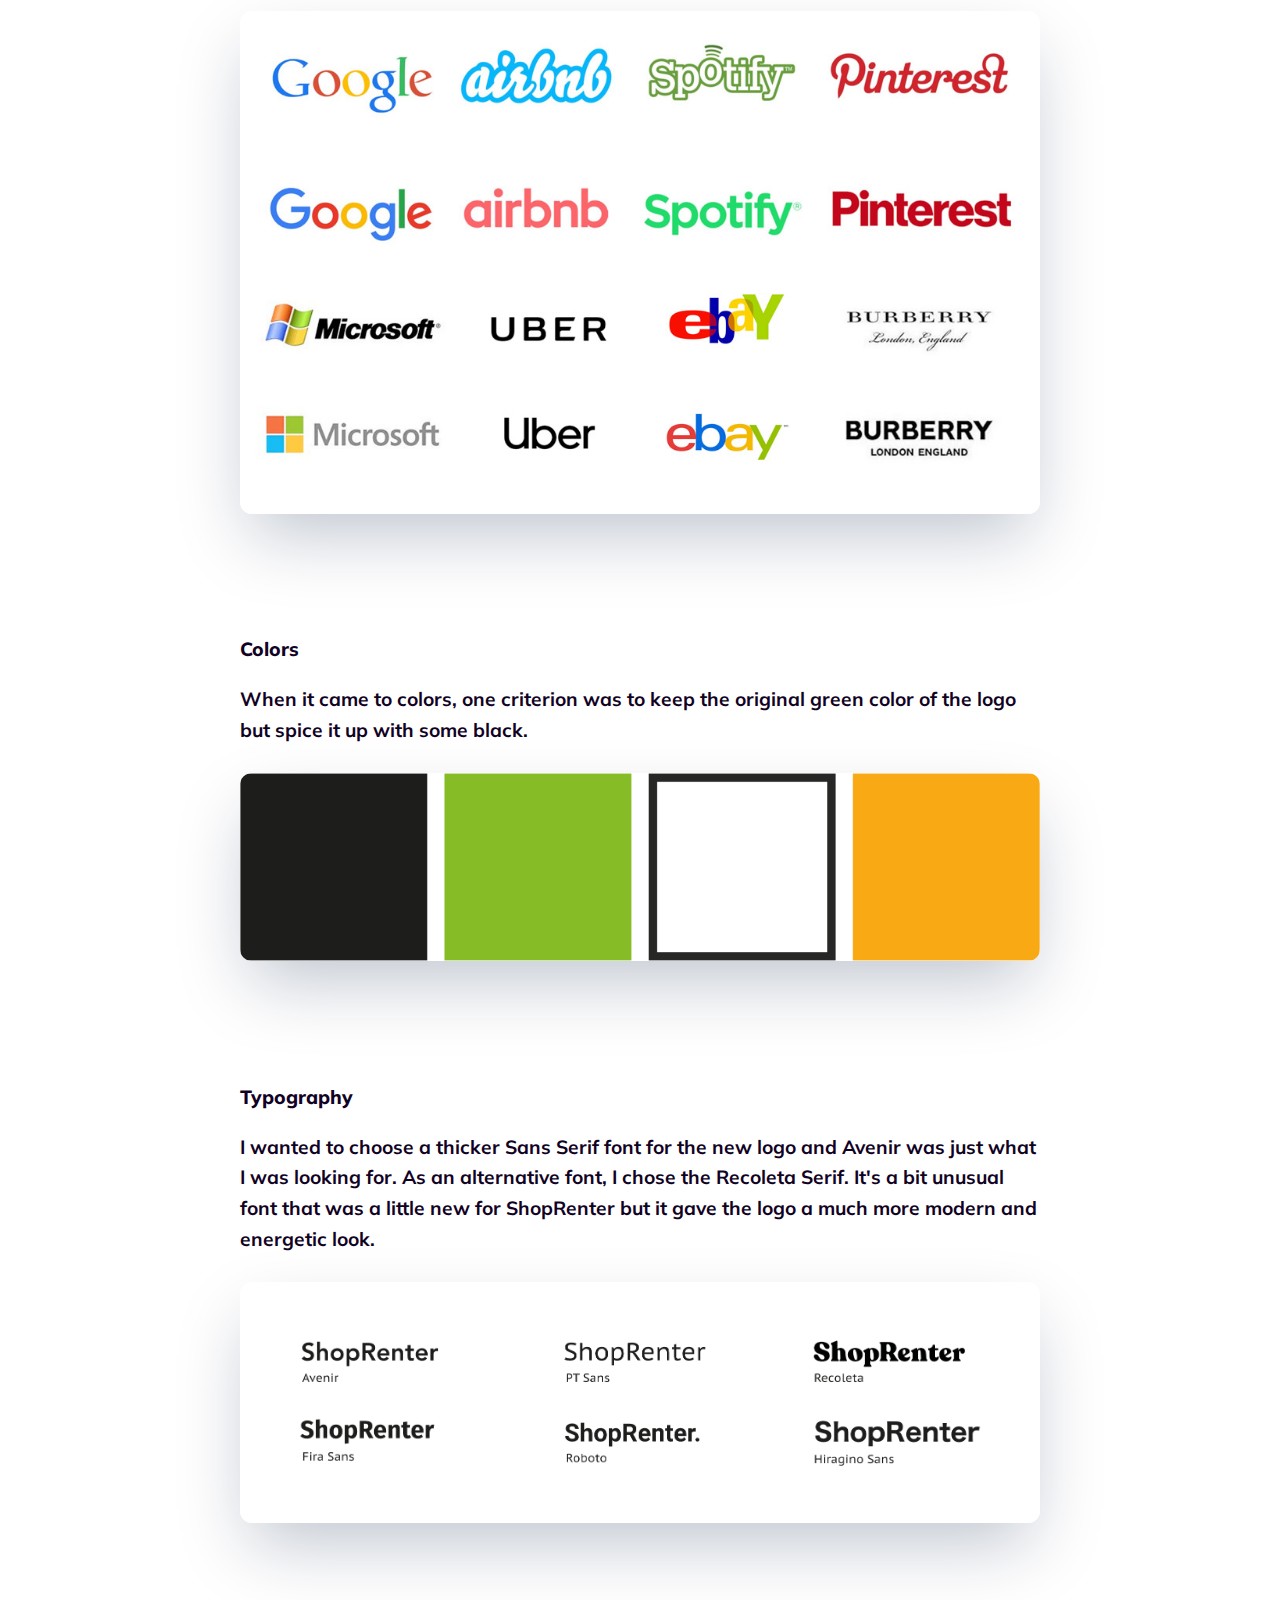
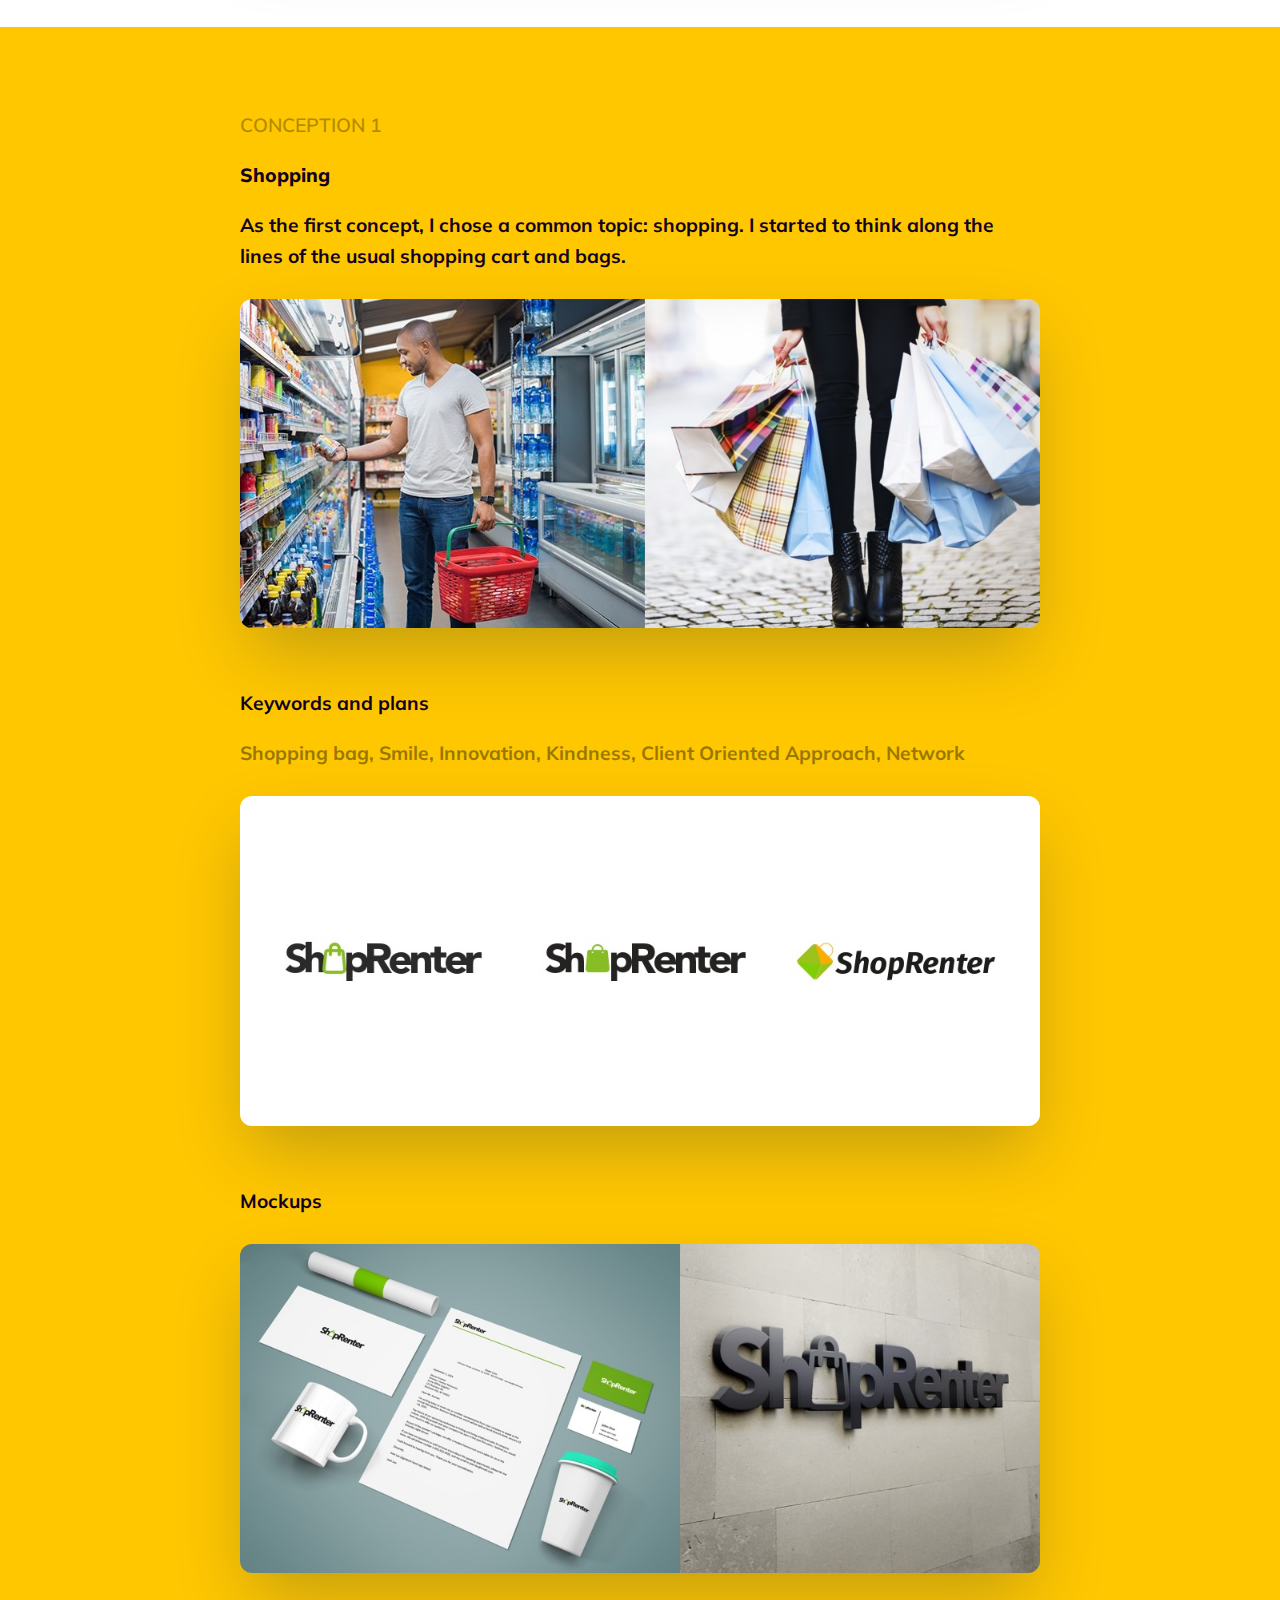
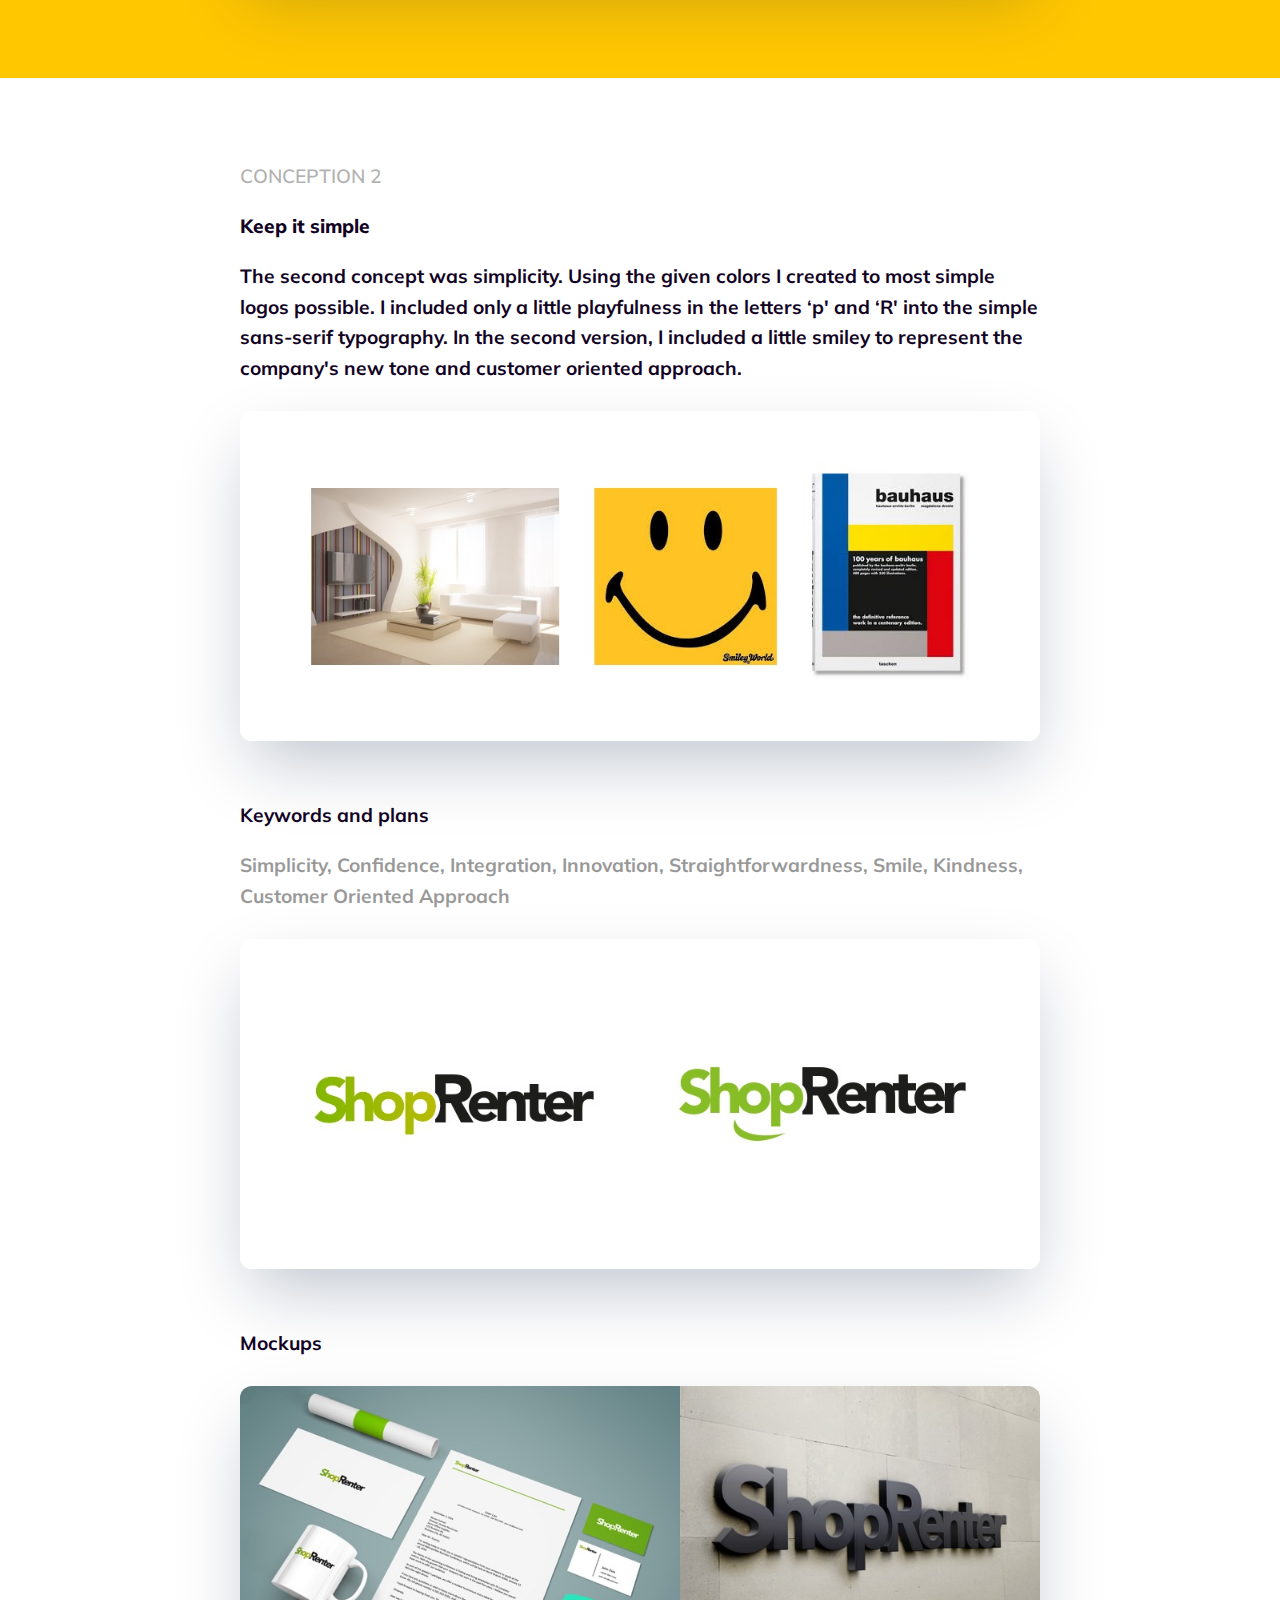
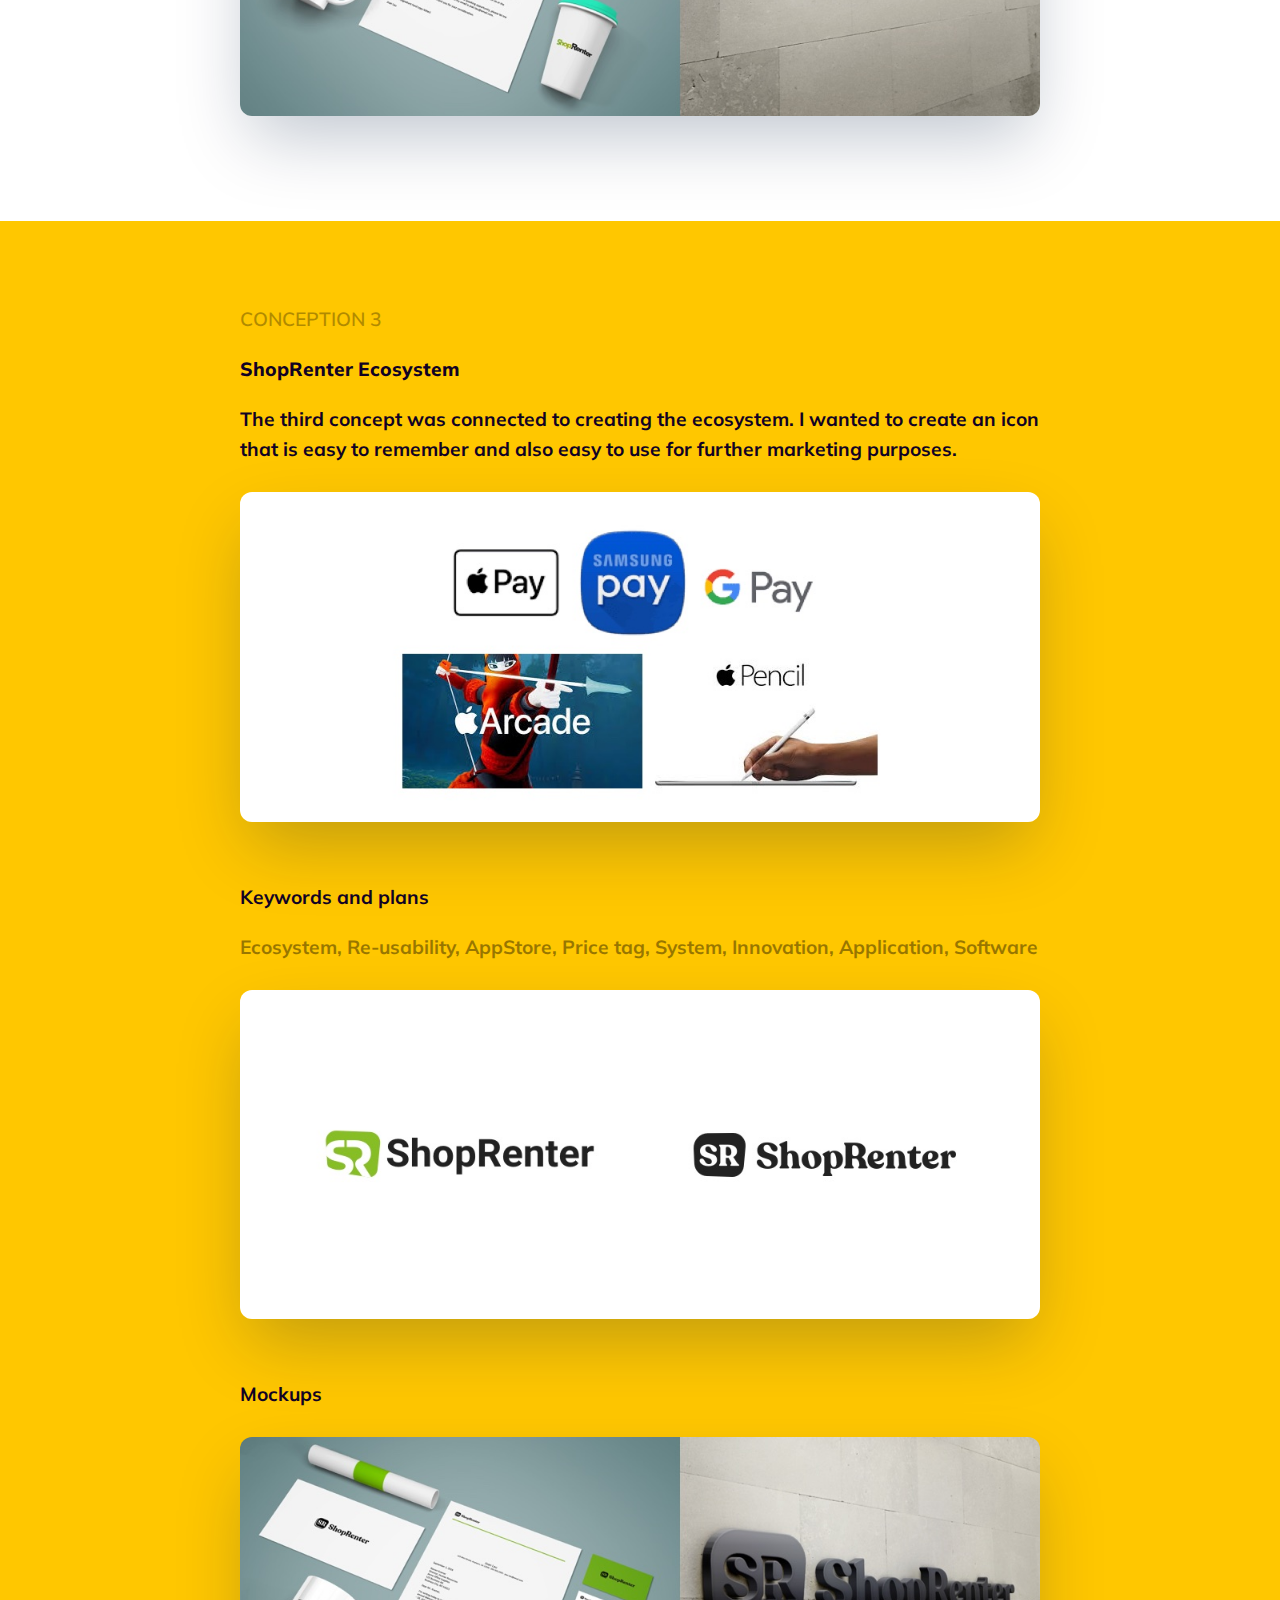
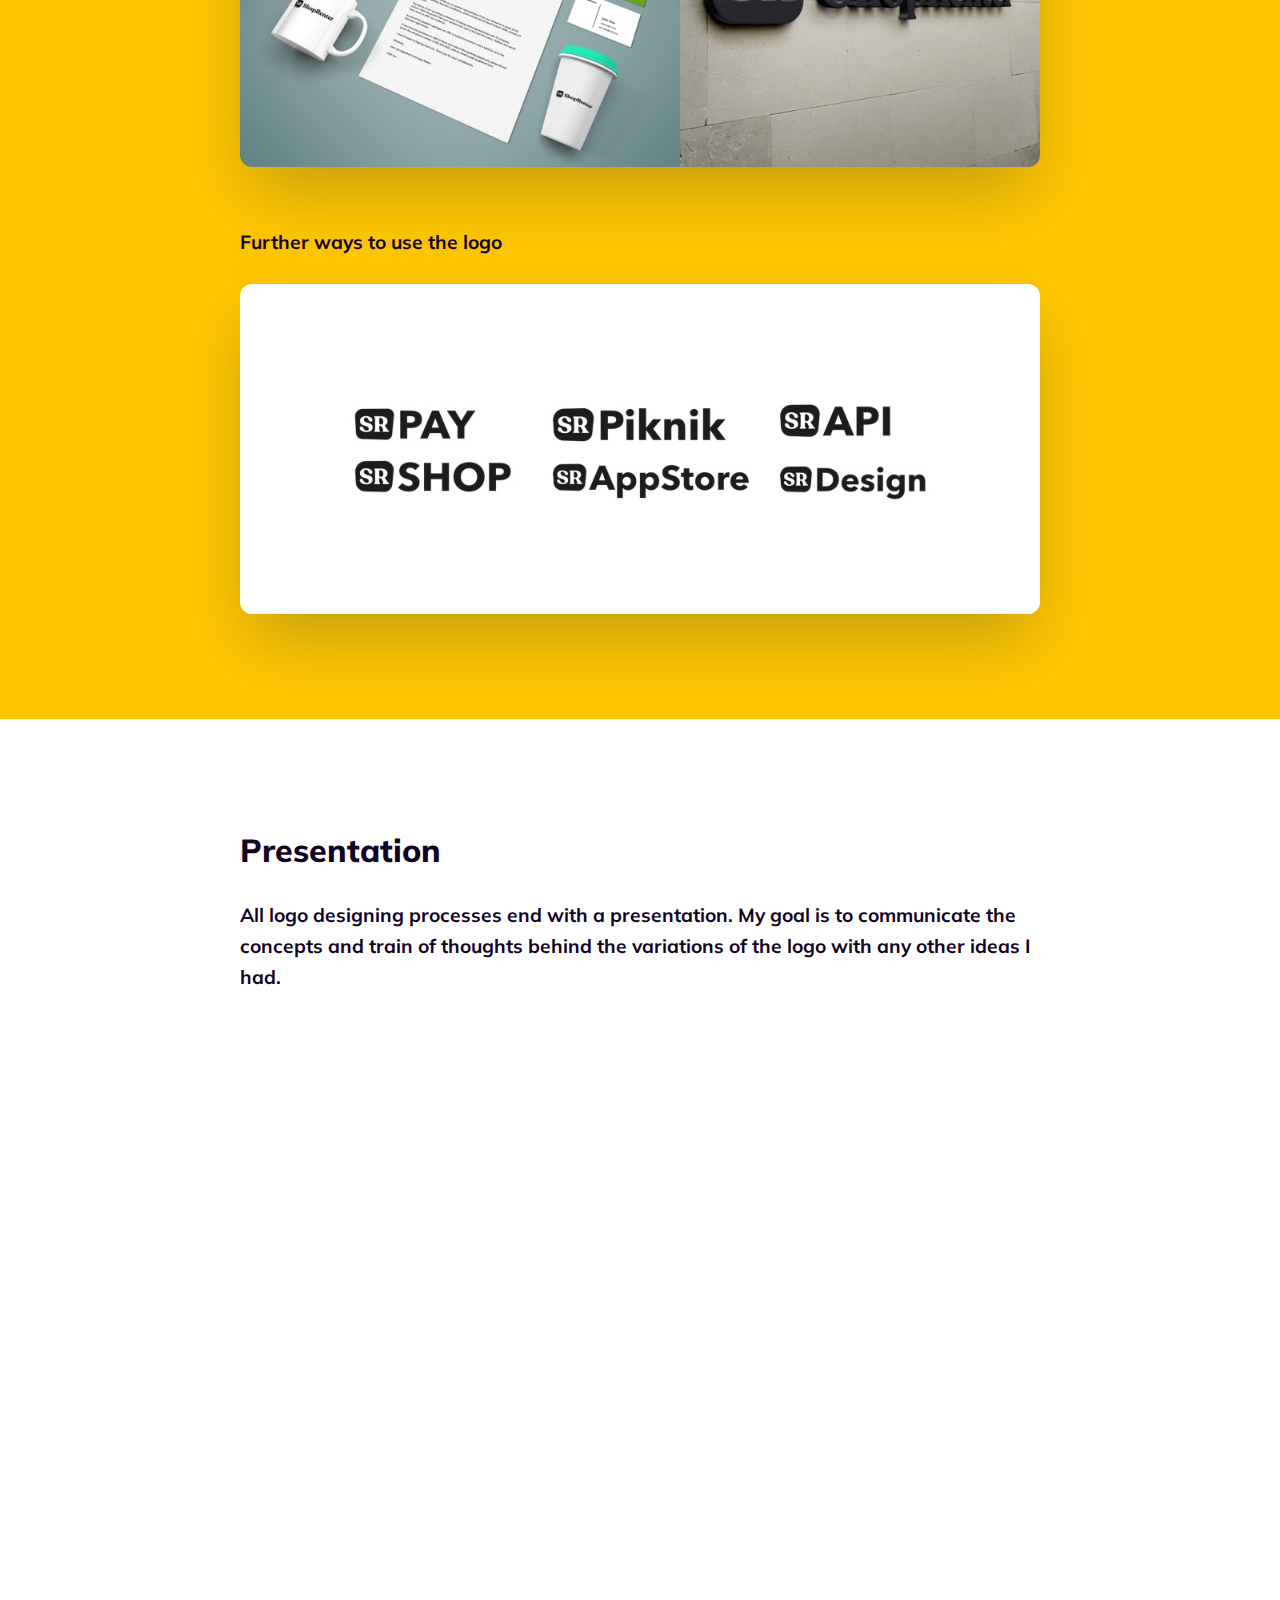
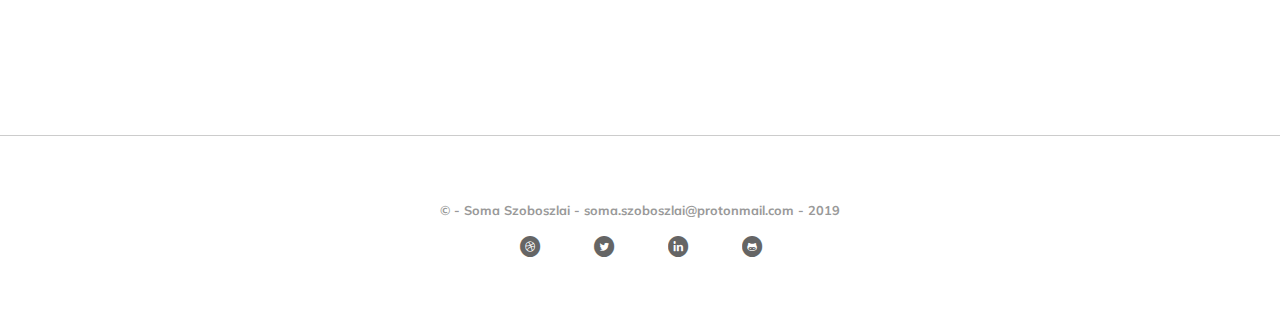
<file: case8/case8.html>
<!doctype html>
<html lang="hu">
  <head>
    <!-- ______________PRINT STUFFS____________ -->
    <!-- Required meta tags -->
    <meta charset="utf-8">
    <meta name="viewport" content="width=device-width, initial-scale=1, shrink-to-fit=no">
    <link rel="shortcut icon" type="image/png" href="img/me.png"/>

    <!-- Stylesheet -->
    <link rel="stylesheet" href="../style/style.css">
    <link rel="stylesheet" href="case8_style.css">
    <link rel="stylesheet" href="../style/fontello.css">

    <title>Soma Szoboszlai Portfolio</title>
    <!--  Hi! Thanks for your interest! It is a basic portfolio hosted in github. I'm working with on a modular sass portfolio with nice haandcrafted code! Stay tuned! :) -->
  </head>
  <body>
    <a name="top"></a>
    <div id="divider"></div>
    <section class="case-hero">
        <div class="me-content">
          <div class="logo">
            <a href="../index.html">Soma <span>Szoboszlai</span></a>
          </div>
          <div class="menu">
            <ul>
              <li><a href="mailto:somaszoboszlai@gmail.com">Email</a></li>
              <li><a href="https://www.linkedin.com/in/somaszoboszlai/" target="_blank">LinkedIn</a></li>
              <li><a href="https://open.spotify.com/show/18Jwjn0wFnvaklJKW8PouZ?si=TMYvvKvrR_OegE4oMrE_mw" target="_blank">Podcast</a></li>
              <li><a href="http://uithings.hu/" target="_blank">Blog</a></li>
            </ul>
          </div>
          <div class="case-head">
            <h1 class="text-left">Logo design with ShopRenter</h1>
          </div>
        </div>
    </section>

<!-- Project Table -->
    <section>
          <div class="table-wrapper text-left">
            <div class="info-table">
              <h6>Client</h6>
              <p>ShopRenter</p>
            </div>
            <div class="info-table">
              <h6>Project</h6>
              <p>Logo design</p>
            </div>
            <div class="info-table">
              <h6>My Role</h6>
              <p>Research, design and present my designs</p>
            </div>
            <div class="info-table">
              <h6>Problem</h6>
              <p>We wanted to distinguish ShopRenter from the other webshop engines</p>
            </div>

          </div>
    </section>
    
<!-- Content -->
    <section>
      <div class="case-study-wrapper text-left">
        <div class="overview text-full">
          <h4>Overview</h4>
          <p>Designing the right logo for a company is crucial for branding. For ShopRenter it was especially important since this webshop engine has more than 3400 clients.</p>
        </div>

        <div class="text-full">
          <h4>Empathize</h4>
          <p>The first step in designing the logo is getting to know the company. The more information we manage to collect in our research the easier to design the logo and this makes easier to create materials for the brand image as well.</p>
          <div class="user-interview-q">
              <ul>
                <li>What does the company do? What service or product does it sell?</li>
                <li>What are its company values and goals? What’s its vision?</li>
                <li>Who are its clients and employees?</li>
                <li>What distinguishes the company from its competition?</li>
                <li>Which colors define most the company?</li>
              </ul>
            </div>
          </div>

          <div class="text-full">
              <h5>Positioning ShopRenter for the new logo designs</h5>
              <img class="img-responsive ui-design" src="../case8/img/sr-pos.png" alt="position of the ShopRenter">
          </div>
          <div class="text-full yellow-bg offer">
              <p>If you’re interested in logo designing fill in this <a target="_blank" href="https://docs.google.com/document/d/17lrtPfkkz_K9SNPL6jYyLiQoV_5IEU0ib1lcZPRDpkg/edit?usp=sharing">prerequisite</a> and send it to me in email.</p>
          </div>

      </section>

      <section>
        <div class="case-study-wrapper text-left">

          <div class="text-full">
            <h4>Design</h4>
            <p>During the talks we had with ShopRenter we found out that the new logo is needed for several reasons. On one hand they want to redesign the whole admin interface and on the other hand, they have a new goal of not only providing a webshop engine to their clients but also a whole ecosystem.</p>
            <p>Our main goal was to make it more simple. It is a common tendency that as a brand gets stronger, its design gets more simple.</p>
            <img class="img-responsive ui-design" src="../case8/img/logok.png" alt="Logo designs">
          </div>
        
          
          <div class="text-full">
              <h5>Colors</h5>
              <p>When it came to colors, one criterion was to keep the original green color of the logo but spice it up with some black.</p>
              <img class="img-responsive ui-design" src="../case8/img/colors.png" alt="ShopRenter logo colors">
          </div>
          
          <div class="text-full">
              <h5>Typography</h5>
              <p>I wanted to choose a thicker Sans Serif font for the new logo and Avenir was just what I was looking for. As an alternative font, I chose the Recoleta Serif. It's a bit unusual font that was a little new for ShopRenter but it gave the logo a much more modern and energetic look.</p>
              <img class="img-responsive ui-design" src="../case8/img/typo.png" alt="Typography">
          </div>
        </section>

        <section class="yellow-bg">
            <div class="case-study-wrapper text-left">
          
              <div class="text-full">
                <p class="days">Conception 1</p>
                <h5>Shopping</h5>
                <p>As the first concept, I chose a common topic: shopping. I started to think along the lines of the usual shopping cart and bags.</p>
                <img class="img-responsive ui-design" src="../case8/img/conception1.jpg" alt="ShopRenter logo Conception 1">
                <p>Keywords and plans</p>
                <p class="tags">Shopping bag, Smile, Innovation, Kindness, Client Oriented Approach, Network</p>
                <img class="img-responsive ui-design" src="../case8/img/conception1-logos.jpg" alt="ShopRenter logo Conception 1">
                <p>Mockups</p>
                <img class="img-responsive ui-design" src="../case8/img/conception1-mockup.jpg" alt="ShopRenter logo Conception 1">
              </div>
            </div>
        </section>      

        <section>
            <div class="case-study-wrapper text-left">
              <div class="text-full">
                <p class="days">Conception 2</p>
                <h5>Keep it simple</h5>
                <p>The second concept was simplicity. Using the given colors I created to most simple logos possible. I included only a little playfulness in the letters ‘p' and ‘R' into the simple sans-serif typography. In the second version, I included a little smiley to represent the company's new tone and customer oriented approach.</p>
                <img class="img-responsive ui-design" src="../case8/img/conception2.jpg" alt="ShopRenter logo Conception 2">
                <p>Keywords and plans</p>
                <p class="tags">Simplicity, Confidence, Integration, Innovation, Straightforwardness, Smile, Kindness, Customer Oriented Approach</p>
                <img class="img-responsive ui-design" src="../case8/img/conception2-logos.jpg" alt="ShopRenter logo Conception 2">
                <p>Mockups</p>
                <img class="img-responsive ui-design" src="../case8/img/conception2-mockup.jpg" alt="ShopRenter logo Conception 2">
              </div>
            </div>
          </section>

        <section class="yellow-bg">
            <div class="case-study-wrapper text-left">
              <div class="text-full">
                <p class="days">Conception 3</p>
                <h5>ShopRenter Ecosystem</h5>
                <p>The third concept was connected to creating the ecosystem. I wanted to create an icon that is easy to remember and also easy to use for further marketing purposes.</p>
                <img class="img-responsive ui-design" src="../case8/img/conception3.jpg" alt="ShopRenter logo Conception 3">
                <p>Keywords and plans</p>
                <p class="tags">Ecosystem, Re-usability, AppStore, Price tag, System, Innovation, Application, Software</p>
                <img class="img-responsive ui-design" src="../case8/img/conception3-logos.jpg" alt="ShopRenter logo Conception 3">
                <p>Mockups</p>
                <img class="img-responsive ui-design" src="../case8/img/conception3-mockup.jpg" alt="ShopRenter logo Conception 3">
                <p>Further ways to use the logo</p>
                <img class="img-responsive ui-design" src="../case8/img/platform.jpg" alt="ShopRenter platform">
              </div>
            </div>
        </section>



      <section>
          <div class="case-study-wrapper text-left">
            <div class="text-full">
              <h4>Presentation</h4>
              <p>All logo designing processes end with a presentation. My goal is to communicate the concepts and train of thoughts behind the variations of the logo with any other ideas I had.</p>
              <iframe src="//slides.com/szsoma/deck/embed" width="100%" height="490" scrolling="no" frameborder="0" webkitallowfullscreen mozallowfullscreen allowfullscreen></iframe>
            </div>
          </div>
        </section>

<footer>
    <p>© - Soma Szoboszlai - soma.szoboszlai@protonmail.com - 2019</p>
    <div class="social">
      <a href="https://dribbble.com/szsoma" target="_blank">
        <i class="icon-dribbble-circled"></i>
      </a>
      <a href="https://twitter.com/szs0ma" target="_blank">
        <i class="icon-twitter-circled"></i>
      </a>
      <a href="https://www.linkedin.com/in/somaszoboszlai/" target="_blank">
          <i class="icon-linkedin-circled"></i>
      </a>
      <a href="https://github.com/szsoma" target="_blank">
          <i class="icon-github-circled"></i>
      </a>
    </div>
  </footer>

    <a href="#top" class="to-the-top">
      <img src="../img/tothetop.svg" alt="">
    </a>

  </body>
</html>
</file>
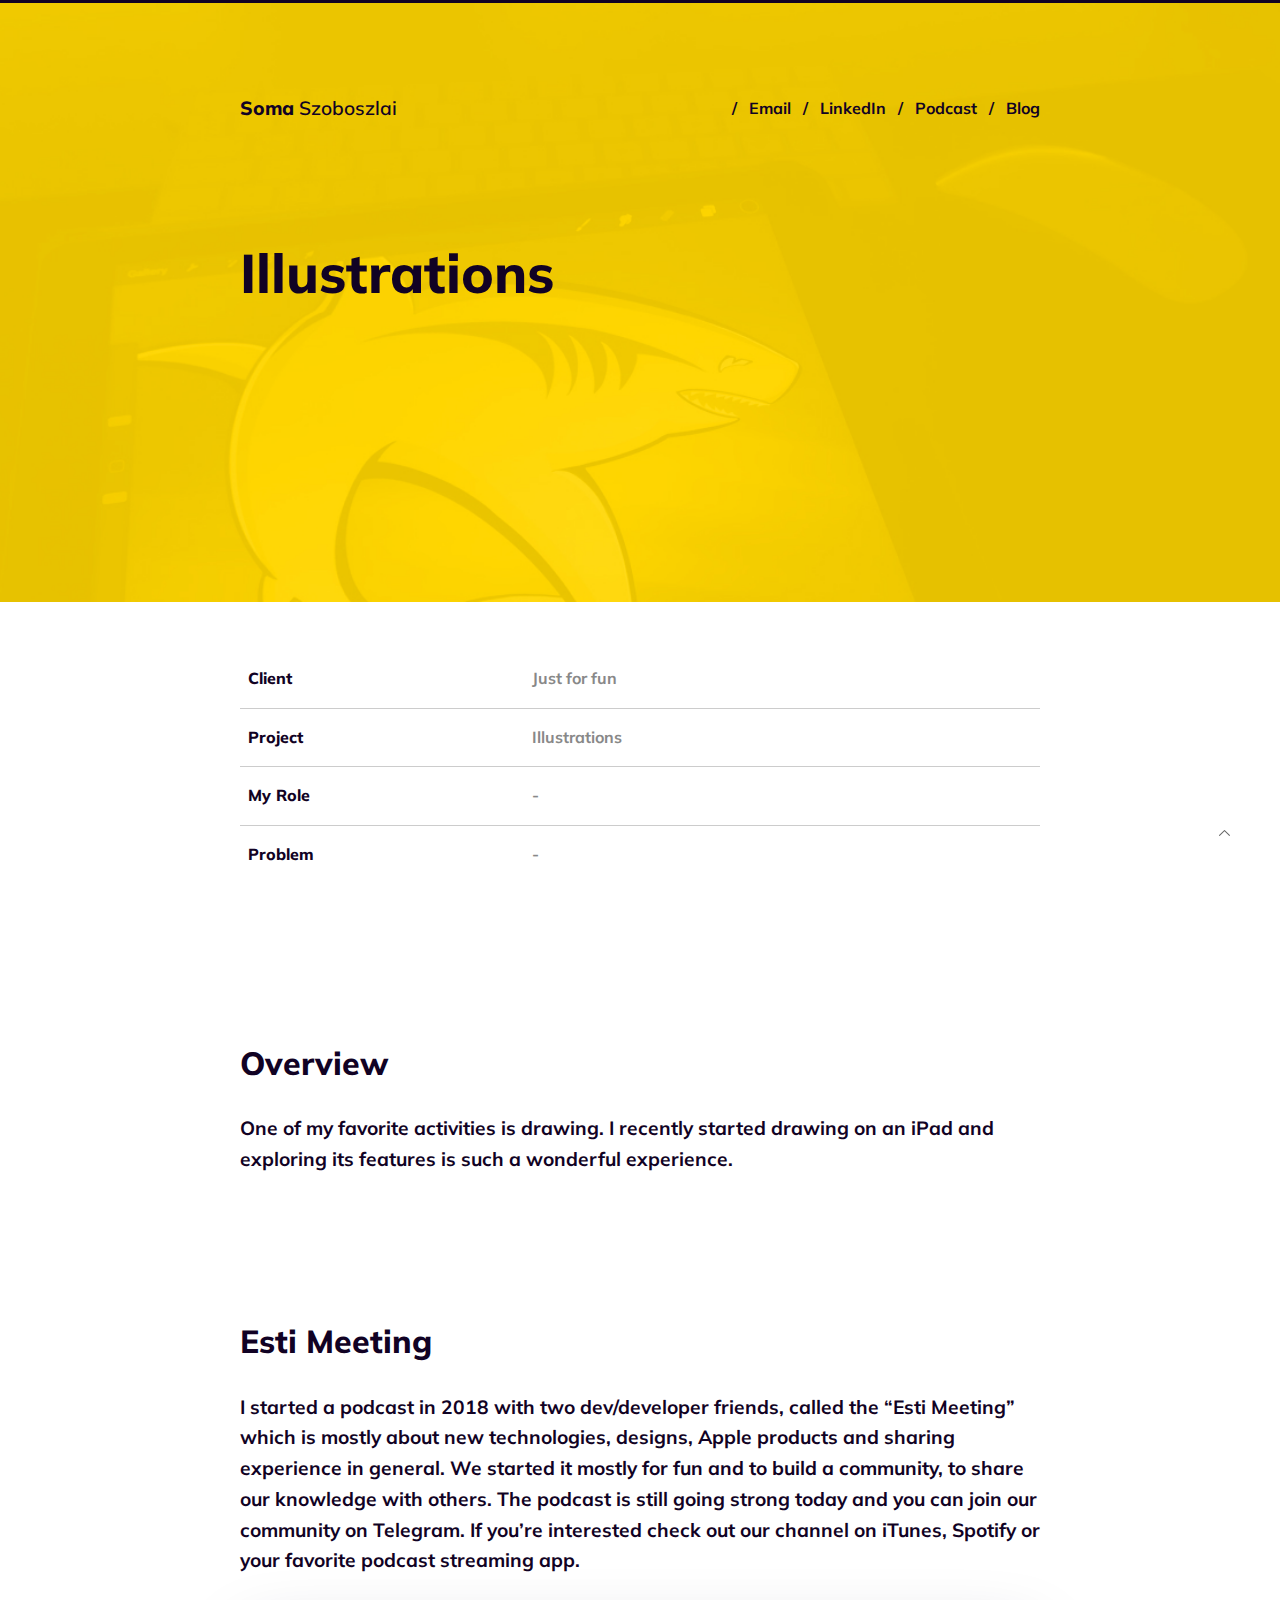
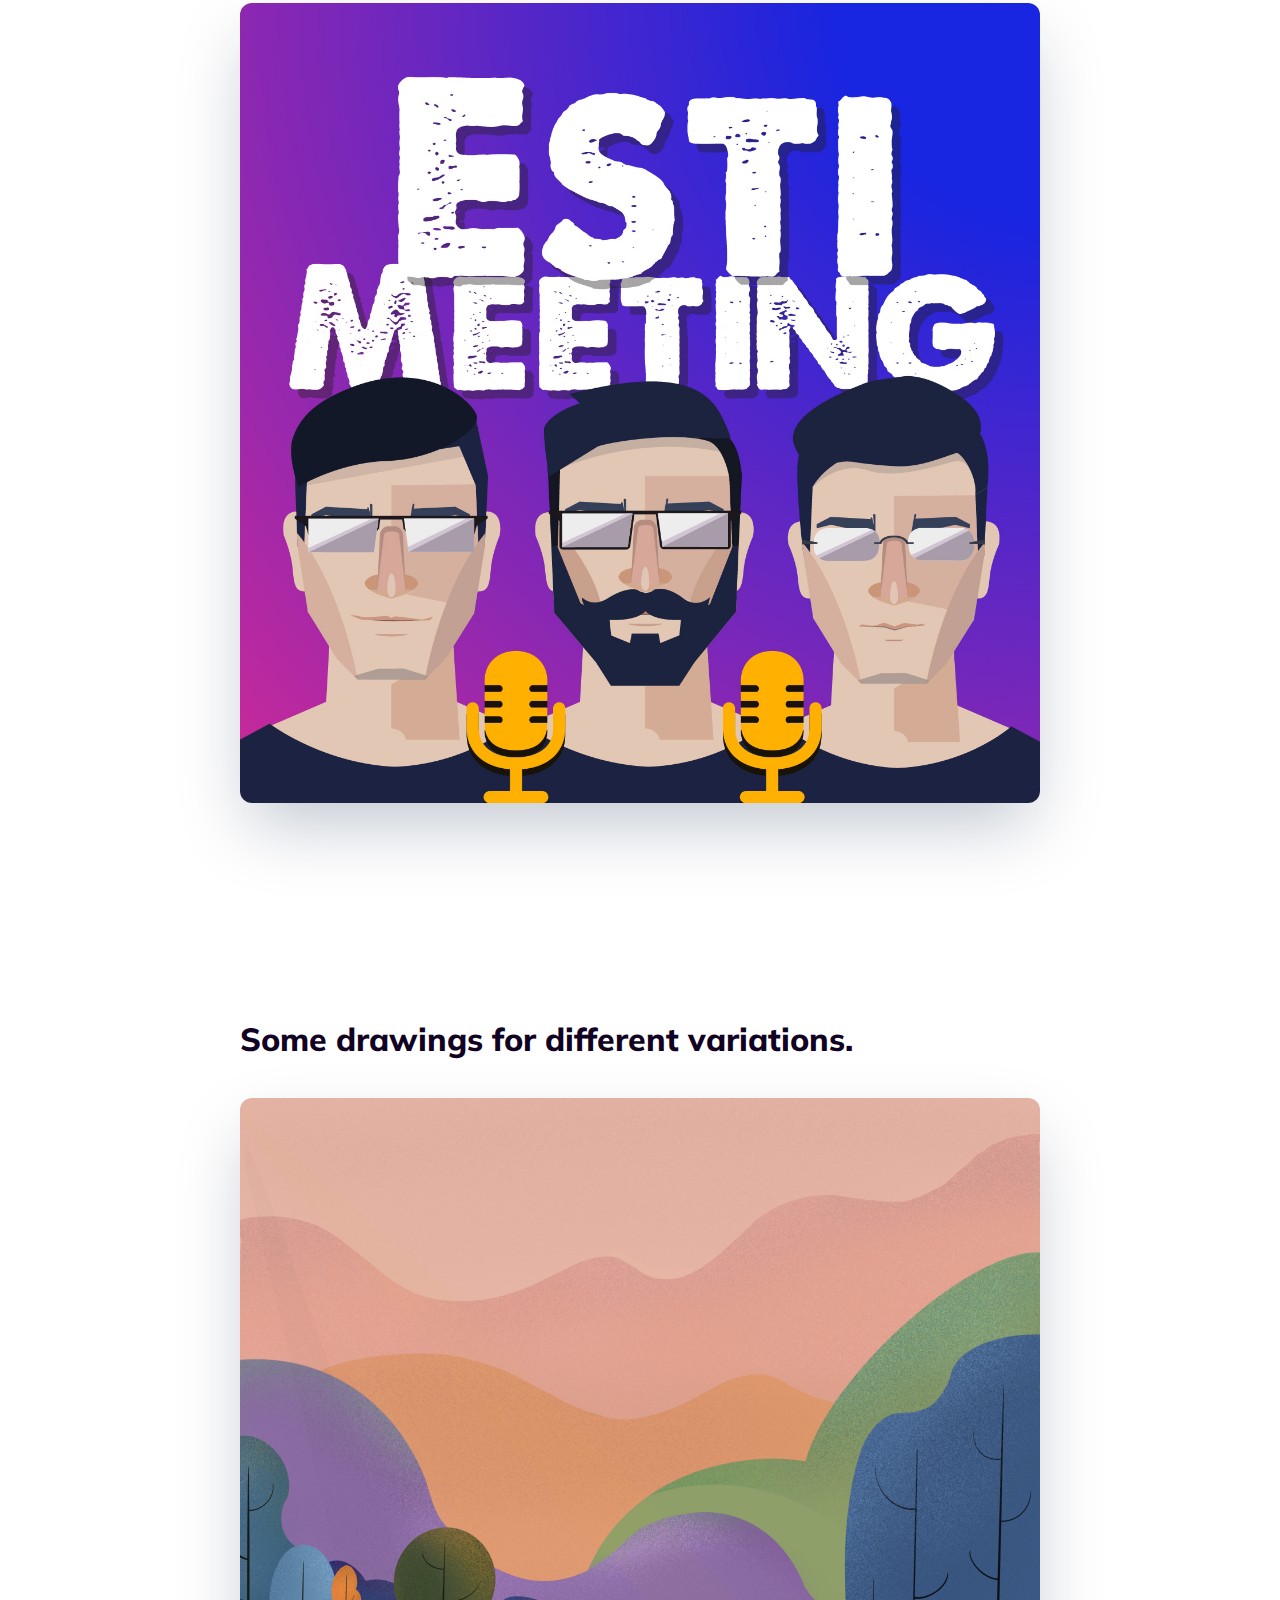
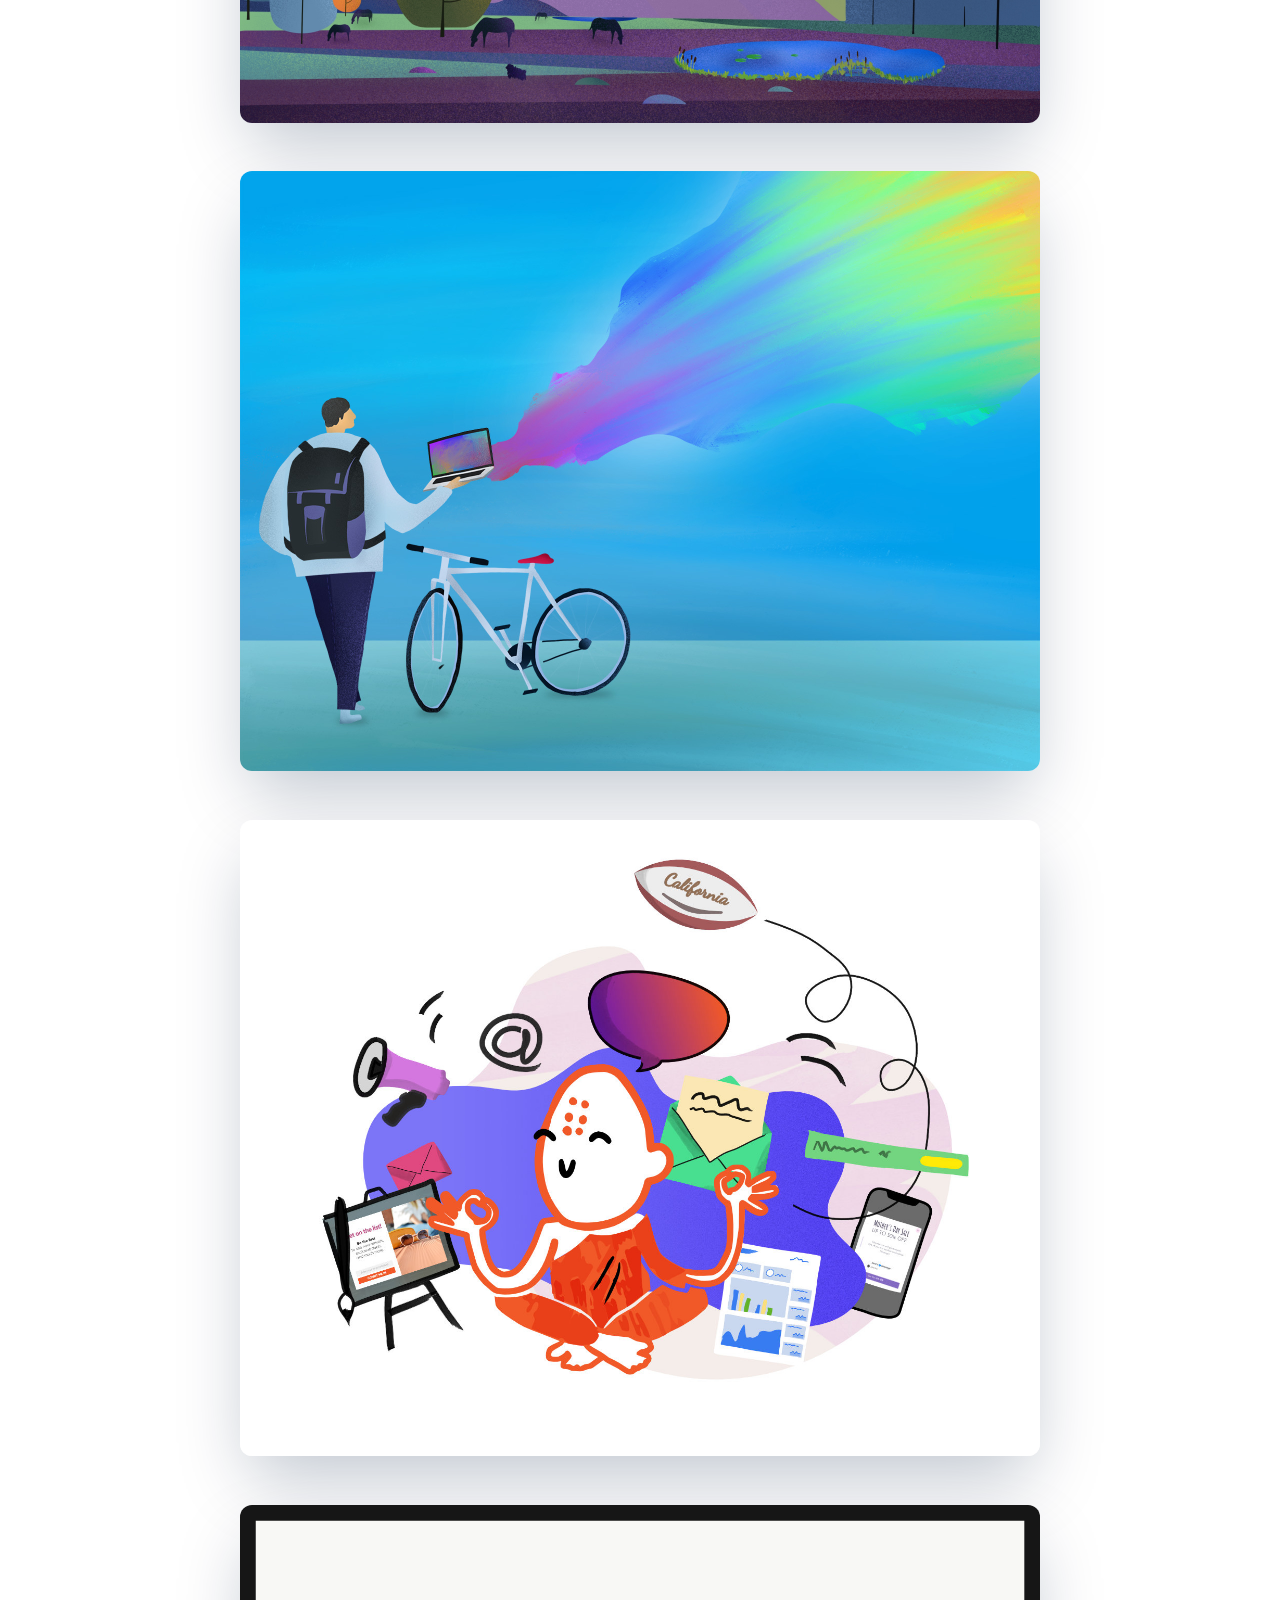
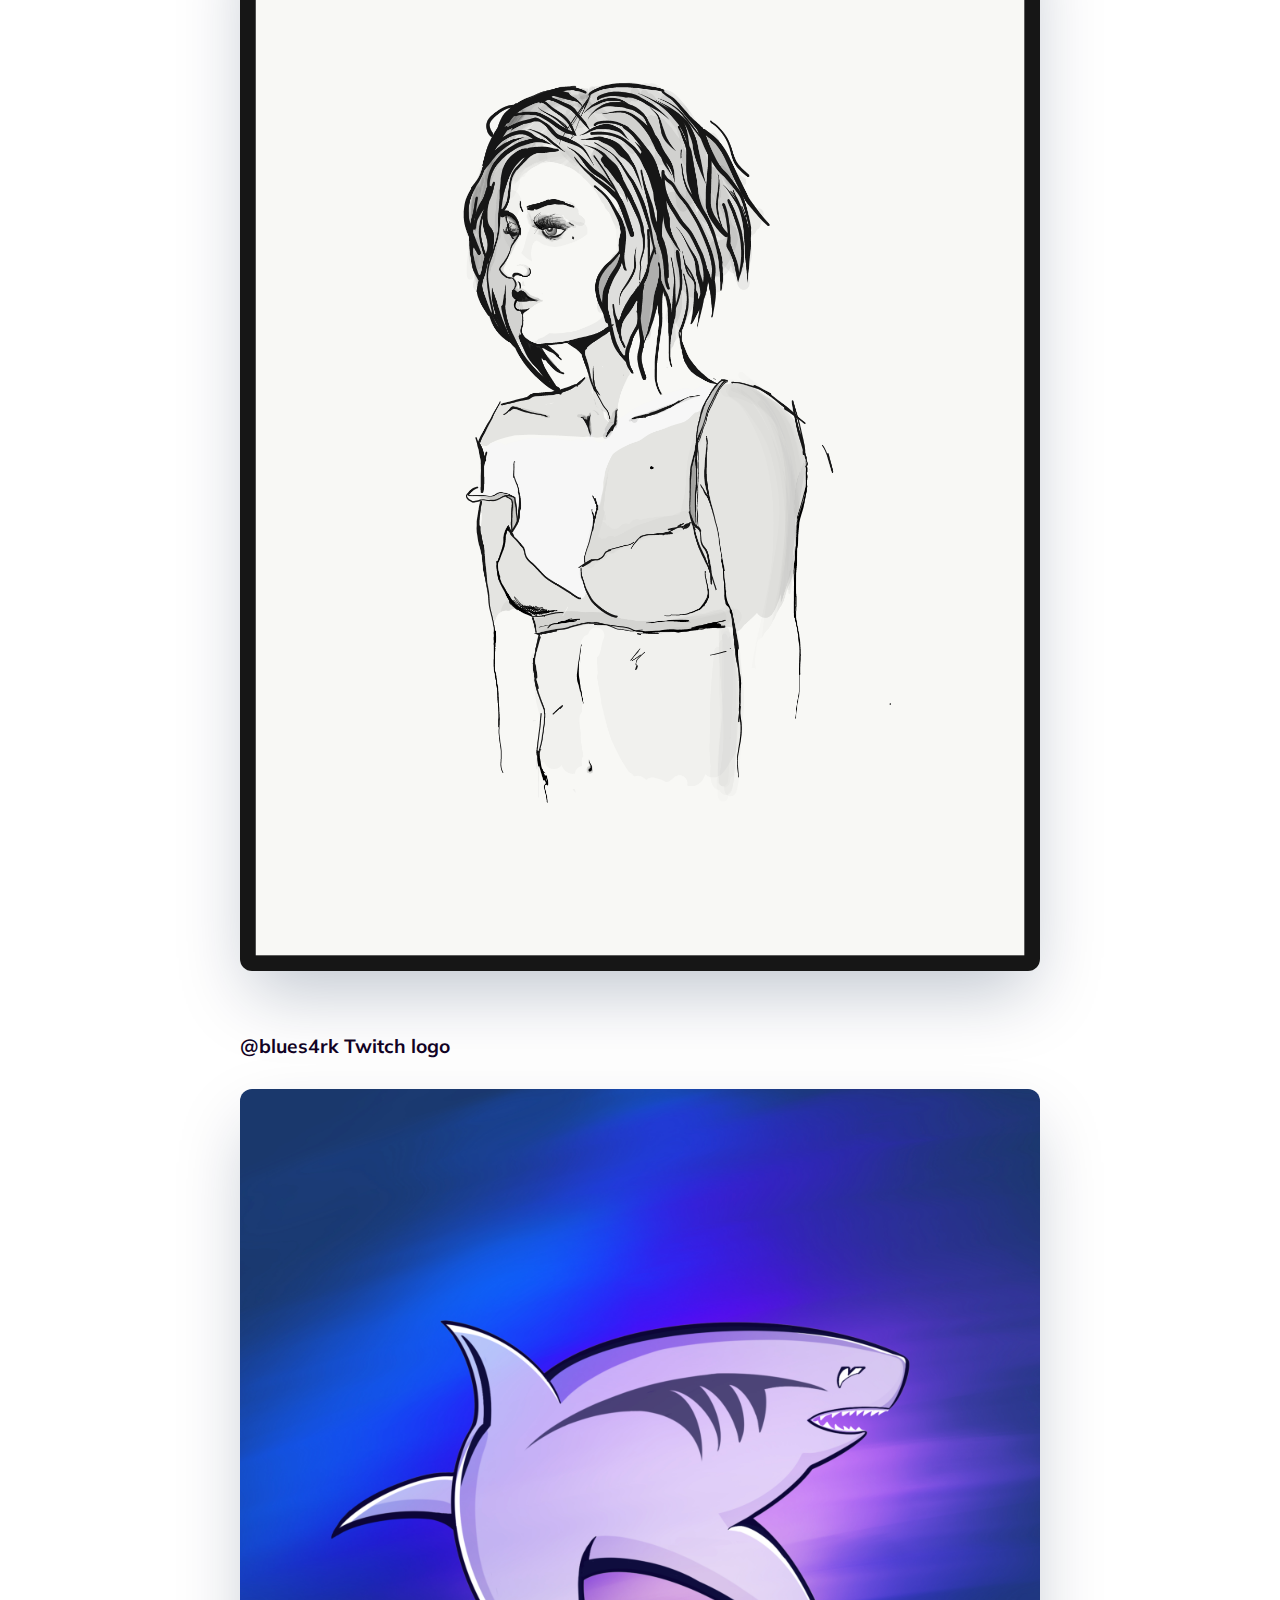
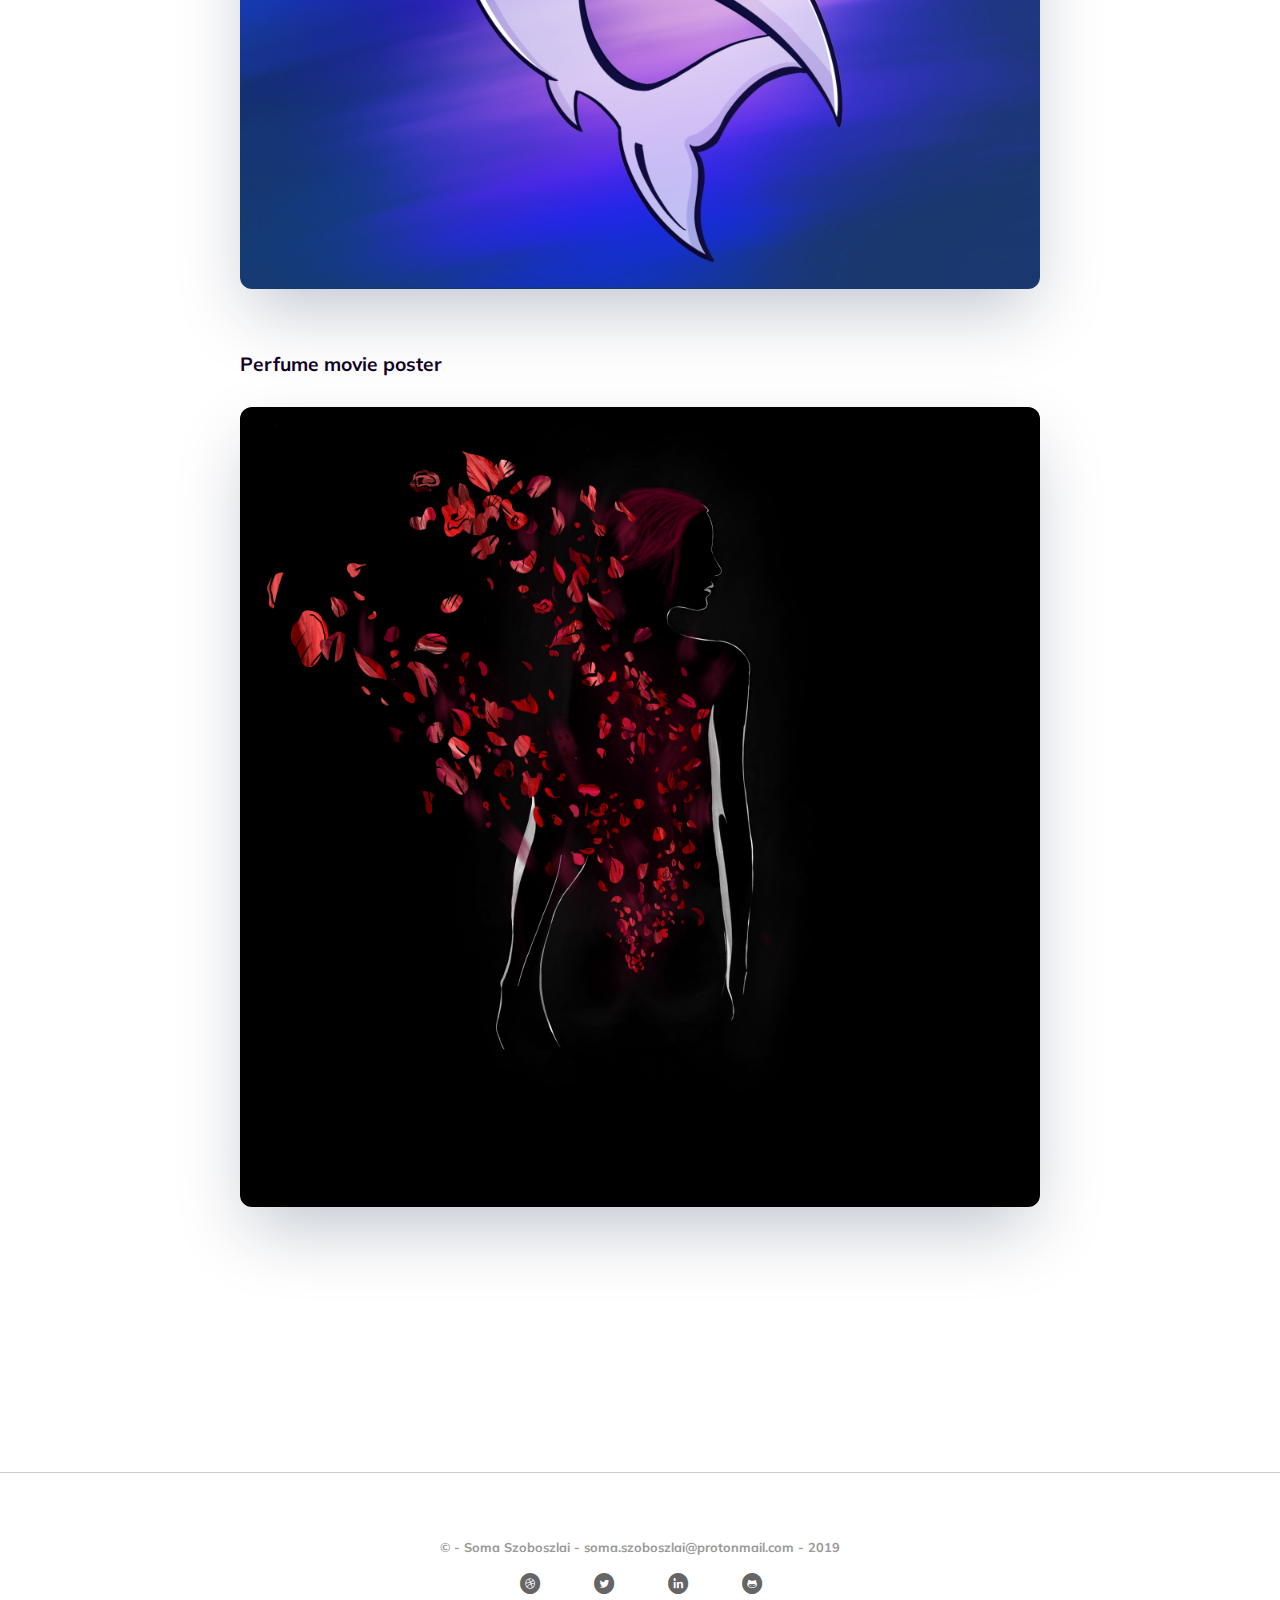
<file: case9/case9.html>
<!doctype html>
<html lang="hu">
  <head>
    <!-- ______________PRINT STUFFS____________ -->
    <!-- Required meta tags -->
    <meta charset="utf-8">
    <meta name="viewport" content="width=device-width, initial-scale=1, shrink-to-fit=no">
    <link rel="shortcut icon" type="image/png" href="img/me.png"/>

    <!-- Stylesheet -->
    <link rel="stylesheet" href="../style/style.css">
    <link rel="stylesheet" href="case9_style.css">
    <link rel="stylesheet" href="../style/fontello.css">

    <title>Soma Szoboszlai Portfolio</title>
    <!--  Hi! Thanks for your interest! It is a basic portfolio hosted in github. I'm working with on a modular sass portfolio with nice haandcrafted code! Stay tuned! :) -->
  </head>
  <body>
    <a name="top"></a>
    <div id="divider"></div>
    <section class="case-hero">
        <div class="me-content">
          <div class="logo">
            <a href="../index.html">Soma <span>Szoboszlai</span></a>
          </div>
          <div class="menu">
            <ul>
              <li><a href="mailto:somaszoboszlai@gmail.com">Email</a></li>
              <li><a href="https://www.linkedin.com/in/somaszoboszlai/" target="_blank">LinkedIn</a></li>
              <li><a href="https://open.spotify.com/show/18Jwjn0wFnvaklJKW8PouZ?si=TMYvvKvrR_OegE4oMrE_mw" target="_blank">Podcast</a></li>
              <li><a href="http://uithings.hu/" target="_blank">Blog</a></li>
            </ul>
          </div>
          <div class="case-head">
            <h1 class="text-left">Illustrations</h1>
          </div>
        </div>
    </section>

<!-- Project Table -->
    <section>
          <div class="table-wrapper text-left">
            <div class="info-table">
              <h6>Client</h6>
              <p>Just for fun</p>
            </div>
            <div class="info-table">
              <h6>Project</h6>
              <p>Illustrations</p>
            </div>
            <div class="info-table">
              <h6>My Role</h6>
              <p>-</p>
            </div>
            <div class="info-table">
              <h6>Problem</h6>
              <p>-</p>
            </div>

          </div>
    </section>
    
<!-- Content -->
    <section>
      <div class="case-study-wrapper text-left">
        <div class="overview text-full">
          <h4>Overview</h4>
          <p>One of my favorite activities is drawing. I recently started drawing on an iPad and exploring its features is such a wonderful experience.</p>
        </div>

        <div class="text-full">
          <h4>Esti Meeting</h4>
          <p>I started a podcast in 2018 with two dev/developer friends, called the “Esti Meeting” which is mostly about new technologies, designs, Apple products and sharing experience in general. We started it mostly for fun and to build a community, to share our knowledge with others. The podcast is still going strong today and you can join our community on Telegram. If you’re interested check out our channel on iTunes, Spotify or your favorite podcast streaming app.</p>
          <img class="img-responsive ui-design" src="../case9/img/estimeeting@1400x-80.jpg" alt="Esti Meeting logo">
        </div>
        </section>

    <section>
      <div class="case-study-wrapper text-left">
        <div class="text-full">
            <h4>Some drawings for different variations.</h4>
            <img class="img-responsive ui-design" src="../case9/img/landscape.jpg" alt="Landscape illu">
            <img class="img-responsive ui-design" src="../case9/img/soma.jpg" alt="soma">
            <img class="img-responsive ui-design" src="../case9/img/monk-and-stuffs.jpg" alt="OptiMonk Illustration">
            <img class="img-responsive ui-design" src="../case9/img/Project - Drawing 2.png" alt="Landscape illu">
            <p>@blues4rk Twitch logo</p>
            <img class="img-responsive ui-design" src="../case9/img/blues4rk.jpg" alt="Landscape illu">
            <p>Perfume movie poster</p>
            <img class="img-responsive ui-design" src="../case9/img/rose.jpg" alt="Perfume movie poster">

        </div>
      </div>
    </section>

<footer>
    <p>© - Soma Szoboszlai - soma.szoboszlai@protonmail.com - 2019</p>
    <div class="social">
      <a href="https://dribbble.com/szsoma" target="_blank">
        <i class="icon-dribbble-circled"></i>
      </a>
      <a href="https://twitter.com/szs0ma" target="_blank">
        <i class="icon-twitter-circled"></i>
      </a>
      <a href="https://www.linkedin.com/in/somaszoboszlai/" target="_blank">
          <i class="icon-linkedin-circled"></i>
      </a>
      <a href="https://github.com/szsoma" target="_blank">
          <i class="icon-github-circled"></i>
      </a>
    </div>
  </footer>

    <a href="#top" class="to-the-top">
      <img src="../img/tothetop.svg" alt="">
    </a>

  </body>
</html>
</file>
<file: style/style.css>
@import url('https://fonts.googleapis.com/css?family=Muli:600,700,800');
:root {
    --text-color: #110224;
}
body {
    font-family: 'Muli', sans-serif;
    font-weight: 700;
    font-size: 16px;
    color: var(--text-color);
    text-align: center;
    line-height: 1.6;
    margin: 0;
    padding: 0;
    margin: auto;
}

.me-content,
.work-content {
    display: grid;
}

section {
    padding: 3rem 0;
}

.table-wrapper {
    padding: 0 .8rem;
    display: flex;
    flex-direction: column;
    grid-gap: 0;
}

.me-content {
    padding: .8rem;
}

.text-left {
    text-align: left;
}
.text-right {
    text-align: right;
}

button,
button:visited {
  transition: all ease-in-out 250ms;
  padding: 12px 35px;
  color: #fff;
  border: none;
  font-size: 1.1rem;
  font-weight: 700;
  border-radius: 5px;
  cursor: pointer;
  background: linear-gradient(218deg, #1825e0, #4206ce);
  box-shadow: 0px 2px 2px 0px rgba(4, 41, 99, .4);
  text-decoration: none;
}

button:active,
button:hover {
    box-shadow: 0px 18px 13px -13px rgba(4, 41, 99, .4);
    transform: translate(0, -3px);
}

.img-responsive {
    max-width: 100%;
    height: auto;
    border-radius: 12px;
    margin: .5rem auto;
}

a,
a:visited {
    color: #ff0066;
    text-decoration: none;
    position: relative;
    border-bottom: 0.18rem solid transparent;
    transition: border 0.15s;
}

a:hover,
a:active {
    text-decoration: none;
    border-bottom: 0.15em solid;
}

/*   Head   */

#divider {
    background-color:var(--text-color);
    height: 3px;
    width: 100%;
}

.menu ul,
.user-interview-q ul {
    list-style-type: none;
    padding: 1rem 0;
}

.menu li {
    display: inline-block;
    text-align: center;
}

.menu li a, 
.menu li a:visited {
    text-decoration: none;
    color: var(--text-color);
}
.menu li a:hover, 
.menu li a:active {
    opacity: .5;
}

.menu li:before {
    content: " / ";
    color: var(--text-color);
    padding: 0 .5rem;
}

.logo {
    align-self: center;
    padding: 1rem 0;
}

.logo a {
    font-size: 1.2rem;
    font-weight: 800;
    text-decoration: none;
}

.logo a,
.logo a:visited,
.logo a:active,
.logo a:hover {
    color: var(--text-color);
    text-decoration: none;
}

.logo span {
    font-weight: 600;
}

.describe {
    font-size: 1.2rem;
    padding-top: 1.8rem;
    align-self: center;
}

.color-bg {
    width: 100%;
    border-top: 1px solid #DCE3E8;
    padding: 4rem 0;
    margin-top: 4rem;
}

.grey-bg {
    background-color: #F2F4F5;
}
.blue-bg {
    background-color: #61c0f7;
}

.yellow-bg {
    background-color: #FFC700;
}

.green-bg {
    background-color: #92da81;
}

h2 {
    color: #aaa;
    margin: 4rem 0;
}

/*   Boxes   */

.work-box {
    padding: 2rem;
    background-color: #fff;
    margin: 1rem;
    box-shadow: 0px 4px 5px rgba(9, 60, 88, 0.15);
    border-radius: 12px;
}

.box-5 {
    order: 0;
}

.tag {
    color: #aaa;
    font-size: .9rem;
}

h3 {
    font-size: 1.5rem;
    font-weight: 800;
}

.days {
    font-size: 1.2rem;
    font-weight: 600;
    color: #000;
    opacity: .3;
    text-transform: uppercase;
}


footer p {
    color: #999;
    font-size: .8rem;
    margin: 4rem auto 1rem;
}

.social a{
    display: inline-block;
    margin: 0 1rem 3rem;
}

.img-link,
.img-link:hover,
.img-link:visited,
.img-link:active {
    border-bottom: none;
}

/* ------------ Case Study CSS --------------*/

.case-study-wrapper {
    grid-template-columns: repeat(3, 1fr);
    grid-gap: 2rem;
    padding: 0 1rem;
}

.case-head h1 {
    font-size: 3.4rem;
    font-weight: 800;
    line-height: 1.3;
}

.info-table {
    padding: 1rem .5rem;
}

.info-table:not(:last-child) {
    border-bottom: 1px solid #ccc;
}

.table-wrapper p {
    margin: 0;
    color: #888;
}

.table-wrapper h6 {
    margin: 0;
    font-weight: 800;
    font-size: 1rem;
}

.ui-design {
    box-shadow: 0px 30px 70px -10px rgba(4, 27, 65, 0.25);
}

.adv ul {
    list-style-type: none;
    font-weight: 300;
    color: #aaa;
    padding: 0;
}



/* ------------ Desktop Size ------------ */

@media screen and (min-width: 800px) {
    .me-content,
    .wrapper,
    .table-wrapper,
    .case-study-wrapper,
    .img-2col-wrapper {
        display: grid;
        width: 800px;
        margin: auto;
        grid-gap: 3rem;
    }

    .table-wrapper {
        grid-gap: 0;
    }

    .me-content {
        grid-template-columns: repeat(3, 1fr);
    }
    .wrapper {
        grid-template-columns: repeat(2, 1fr);
        grid-gap: 0;
    }

    .img-2col-wrapper {
        grid-template-columns: repeat(2, 1fr);
    }

    .logo {
        text-align: left;
        grid-column: 1 / 2;
        grid-row: 1;
    }

    .menu {
        text-align: right;
        grid-column: 2 / 4;
        grid-row: 1;
    }

    .case-head {
        grid-column: 1 / 3;
    }


    .describe,
    .me {
        text-align: left;
        align-self: center;
    }

    .me {
        grid-column: 1 / 2;
        grid-row: 2;
    }

    .describe {
        grid-column: 2 / 4;
        grid-row: 2;
    }


    /* --- Case Study CSS --- */

    .case-head {
        min-height: 340px;
    }

    .table-wrapper p {
        width: 500px;
    }

    .info-table {
        display: flex;
        flex-direction: row;
        justify-content: space-between;
        align-items: stretch;
    }


}
</file>
<file: style/fontello.css>
@font-face {
  font-family: 'fontello';
  src: url('../font/fontello.eot?18656918');
  src: url('../font/fontello.eot?18656918#iefix') format('embedded-opentype'),
       url('../font/fontello.woff2?18656918') format('woff2'),
       url('../font/fontello.woff?18656918') format('woff'),
       url('../font/fontello.ttf?18656918') format('truetype'),
       url('../font/fontello.svg?18656918#fontello') format('svg');
  font-weight: normal;
  font-style: normal;
}
/* Chrome hack: SVG is rendered more smooth in Windozze. 100% magic, uncomment if you need it. */
/* Note, that will break hinting! In other OS-es font will be not as sharp as it could be */
/*
@media screen and (-webkit-min-device-pixel-ratio:0) {
  @font-face {
    font-family: 'fontello';
    src: url('../font/fontello.svg?18656918#fontello') format('svg');
  }
}
*/
 
 [class^="icon-"]:before, [class*=" icon-"]:before {
  font-family: "fontello";
  font-style: normal;
  font-weight: normal;
  speak: none;
 
  display: inline-block;
  text-decoration: inherit;
  width: 2rem;
  margin-right: .1em;
  text-align: center;
   opacity: .6;
 
  /* For safety - reset parent styles, that can break glyph codes*/
  font-variant: normal;
  text-transform: none;
 
  /* fix buttons height, for twitter bootstrap */
  line-height: 1em;
 
  /* Animation center compensation - margins should be symmetric */
  /* remove if not needed */
  margin-left: .2em;
 
  /* you can be more comfortable with increased icons size */
  font-size: 130%;
  color: black;
 
  /* Font smoothing. That was taken from TWBS */
  -webkit-font-smoothing: antialiased;
  -moz-osx-font-smoothing: grayscale;
 
  /* Uncomment for 3D effect */
  /* text-shadow: 1px 1px 1px rgba(127, 127, 127, 0.3); */
}
 
.icon-github-circled:before { content: '\f301'; } /* '' */
.icon-twitter-circled:before { content: '\f30a'; } /* '' */
.icon-linkedin-circled:before { content: '\f319'; } /* '' */
.icon-dribbble-circled:before { content: '\f31c'; } /* '' */
</file>
<file: case1/case1_style.css>
.case-hero {
    background: url("../case1/img/3daysprint.jpg") no-repeat center center;
    background-size: cover;
}

/*  --  case study  --  */

.text-full {
    grid-column: 1 / 4;
    padding: 1rem 0;
    font-size: 1.2rem;
}

h4,
h5 {
    margin: 0;
    font-weight: 800;
}

h4 {
    font-size: 2rem;
}

h5 {
    font-size: 1.2rem;
    font-weight: 800;
}

footer {
    border-top: 1px solid #ccc;
    margin: 10rem auto 1rem;
}

/*  --  to the top  --  */

.to-the-top {
    position: fixed;
    right: 1.4rem;
    bottom: 1.4rem;
}

/*  --  day 1  --  */

.stakeholder-box {
    background: linear-gradient(200deg, #9D3FC9 0%, #3FA0C9 100%);
    padding: 1.6rem 2rem;
    border-radius: 12px;
    color: #fff;
    box-shadow: 0px 20px 20px -16px rgba(67, 20, 129, 0.3);
    margin: 1rem auto;
}

.persona-box {
    background: linear-gradient(253.45deg, #6BC93F 0%, #3FC9A8 100%);
    border-radius: 12px;
    padding: 1.6rem 2rem;
    color: #fff;
    box-shadow: 0px 20px 20px -16px rgba(8, 73, 30, 0.3);
    margin: 1rem auto;
}

.persona-img {
    text-align: center;
}

.user-interview h6 {
    font-size: 1.4rem;
    margin: 0;
    font-weight: 800;
}

.user-interview-q {
    background: #F2F4F5;
    padding: 0;
    border-radius: 12px;
    margin: 0;
}

.user-interview-q ul,
ol {
    font-weight: 800;
    padding: 2rem;
}

.user-interview-q li {
    padding: .8rem 0;
}

.customer-journey {
    width: 100%;
}

.proto iframe {
    width: 100%;
    min-height: 350px;
}


/* ------------ Desktop Size ------------ */

@media screen and (min-width: 800px) {

    .four-col {
        display: grid;
        width: 800px;
        margin: auto;
        grid-gap: 2rem;
    }

    .four-col {
        grid-template-columns: repeat(4, 1fr);
    }

    /*  --  day 1  --  */

    .empathize {
        padding: 0;
    }

    .stakeholder-box {
        margin: 0;
    }

    .user-interview-q ul,
    ol {
        padding: 2rem 4rem;
    }

    .proto iframe {
        min-height: 500px;
    }
}
</file>
<file: case2/case2_style.css>
.case-hero {
    background: url("../case2/img/korfu-head.jpg") no-repeat center center;
    background-size: cover;
}
/*  --  case study  --  */

.text-full {
    grid-column: 1 / 4;
    padding: 1rem 0;
    font-size: 1.2rem;
}

h4,
h5 {
    margin: 0;
    font-weight: 800;
}

h4 {
    font-size: 2rem;
}

h5 {
    font-size: 1.2rem;
    font-weight: 800;
}

footer {
    border-top: 1px solid #ccc;
    margin: 10rem auto 1rem;
}

/*  --  to the top  --  */

.to-the-top {
    position: fixed;
    right: 1.4rem;
    bottom: 1.4rem;
}


/* ------------ Desktop Size ------------ */

@media screen and (min-width: 800px) {

}
</file>
<file: case4/case4_style.css>
.case-hero {
    background: url("../case4/img/anim-head.jpg") no-repeat center center;
    background-size: cover;
}

.table-wrapper {
    padding: 4rem .8rem;
    display: flex;
	flex-direction: column;
}

/*  --  case study  --  */

.text-full {
    grid-column: 1 / 4;
    padding: 1rem 0;
    font-size: 1.2rem;
}

h4,
h5 {
    margin: 0;
    font-weight: 800;
}

h4 {
    font-size: 2rem;
}

h5 {
    font-size: 1.2rem;
    font-weight: 800;
}

footer {
    border-top: 1px solid #ccc;
    margin: 10rem auto 1rem;
}

/*  --  to the top  --  */

.to-the-top {
    position: fixed;
    right: 1.4rem;
    bottom: 1.4rem;
}


/* ------------ Desktop Size ------------ */

@media screen and (min-width: 800px) {

}
</file>
<file: case5/case5_style.css>
.case-hero {
    background: url("../case5/img/print-video-head.jpg") no-repeat center center;
    background-size: cover;
}

/*  --  case study  --  */

.text-full {
    grid-column: 1 / 4;
    padding: 1rem 0;
    font-size: 1.2rem;
}

h4,
h5 {
    margin-bottom: 1.5rem;
    font-weight: 800;
}

h4 {
    font-size: 2rem;
}

h5 {
    font-size: 1.2rem;
    font-weight: 800;
}


.printlink:hover,
.printlink:active {
    border: none;
    transform: translateY(-10px);
    transition: all ease-in-out 300ms;
}



footer {
    border-top: 1px solid #ccc;
    margin: 10rem auto 1rem;
}

/*  --  to the top  --  */

.to-the-top {
    position: fixed;
    right: 1.4rem;
    bottom: 1.4rem;
}


/* ------------ Desktop Size ------------ */

@media screen and (min-width: 800px) {

}
</file>
<file: case6/case6_style.css>
.case-hero {
    background: url("../case6/img/wireframes-head.jpg") no-repeat center center;
    background-size: cover;
}

/*  --  case study  --  */

.text-full {
    grid-column: 1 / 4;
    padding: 1rem 0;
    font-size: 1.2rem;
}

h4,
h5 {
    margin-bottom: 1.5rem;
    font-weight: 800;
}

h4 {
    font-size: 2rem;
}

h5 {
    font-size: 1.2rem;
    font-weight: 800;
}

.printlink:hover,
.printlink:active {
    border: none;
    transform: translateY(-10px);
    transition: all ease-in-out 300ms;
}

.stakeholder-box {
    background: linear-gradient(200deg, #9D3FC9 0%, #3FA0C9 100%);
    padding: 1.6rem 2rem;
    border-radius: 12px;
    color: #fff;
    box-shadow: 0px 20px 20px -16px rgba(67, 20, 129, 0.3);
    margin: 1rem auto;
}


footer {
    border-top: 1px solid #ccc;
    margin: 10rem auto 1rem;
}

/*  --  to the top  --  */

.to-the-top {
    position: fixed;
    right: 1.4rem;
    bottom: 1.4rem;
}


/* ------------ Desktop Size ------------ */

@media screen and (min-width: 800px) {

}
</file>
<file: case7/case7_style.css>
.case-hero {
    background: url("../case7/img/feedback-app-head.jpg") no-repeat center center;
    background-size: cover;
}


/*  --  case study  --  */

.text-full {
    grid-column: 1 / 4;
    padding: 1rem 0;
    font-size: 1.2rem;
}

h4,
h5 {
    margin-bottom: 1.5rem;
    font-weight: 800;
}

h4 {
    font-size: 2rem;
}

h5 {
    font-size: 1.2rem;
    font-weight: 800;
}

.user-interview-q {
    background: #F2F4F5;
    padding: 0;
    border-radius: 12px;
    margin: 0;
}

.user-interview-q ul,
ol {
    font-weight: 800;
    padding: 2rem;
}

.user-interview-q li {
    padding: .8rem 0;
}


footer {
    border-top: 1px solid #ccc;
    margin: 10rem auto 1rem;
}

/*  --  to the top  --  */

.to-the-top {
    position: fixed;
    right: 1.4rem;
    bottom: 1.4rem;
}


/* ------------ Desktop Size ------------ */

@media screen and (min-width: 800px) {

}
</file>
<file: case8/case8_style.css>
.case-hero {
    background: url("../case8/img/branding-head.jpg") no-repeat center center;
    background-size: cover;
}

/*  --  case study  --  */

.text-full {
    grid-column: 1 / 4;
    padding: 1rem 0;
    font-size: 1.2rem;
}

h4,
h5 {
    margin-bottom: 1.5rem;
    font-weight: 800;
}

h4 {
    font-size: 2rem;
}

h5 {
    font-size: 1.2rem;
    font-weight: 800;
}

h5, h6 {
    margin:0;
}
h6 {
    margin-top: 2rem;
}

.img-responsive {
    margin-bottom: 2rem;
}
.tags {
    color: #000;
    opacity: .4;
}

.user-interview-q {
    background: #F2F4F5;
    padding: 0;
    border-radius: 12px;
    margin: 0;
}

.user-interview-q ul,
ol {
    font-weight: 800;
    padding: 2rem;
}

.user-interview-q li {
    padding: .8rem 0;
}


footer {
    border-top: 1px solid #ccc;
    margin: 10rem auto 1rem;
}

/*  --  to the top  --  */

.to-the-top {
    position: fixed;
    right: 1.4rem;
    bottom: 1.4rem;
}

.offer {
    padding: 3rem 4rem;
    border-radius: 10px;
}

/* ------------ Desktop Size ------------ */

@media screen and (min-width: 800px) {

}
</file>
<file: case9/case9_style.css>
.case-hero {
    background: url("../case9/img/illu-head.jpg") no-repeat center center;
    background-size: cover;
}

/*  --  case study  --  */

.text-full {
    grid-column: 1 / 4;
    padding: 1rem 0;
    font-size: 1.2rem;
}

h4,
h5 {
    margin-bottom: 1.5rem;
    font-weight: 800;
}

h4 {
    font-size: 2rem;
}

h5 {
    font-size: 1.2rem;
    font-weight: 800;
}

h5, h6 {
    margin:0;
}
h6 {
    margin-top: 2rem;
}

.img-responsive {
    margin-bottom: 2rem;
}
.tags {
    color: #000;
    opacity: .4;
}

.user-interview-q {
    background: #F2F4F5;
    padding: 0;
    border-radius: 12px;
    margin: 0;
}

.user-interview-q ul,
ol {
    font-weight: 800;
    padding: 2rem;
}

.user-interview-q li {
    padding: .8rem 0;
}


footer {
    border-top: 1px solid #ccc;
    margin: 10rem auto 1rem;
}

/*  --  to the top  --  */

.to-the-top {
    position: fixed;
    right: 1.4rem;
    bottom: 1.4rem;
}

.offer {
    padding: 3rem 4rem;
    border-radius: 10px;
}

/* ------------ Desktop Size ------------ */

@media screen and (min-width: 800px) {

}
</file>
